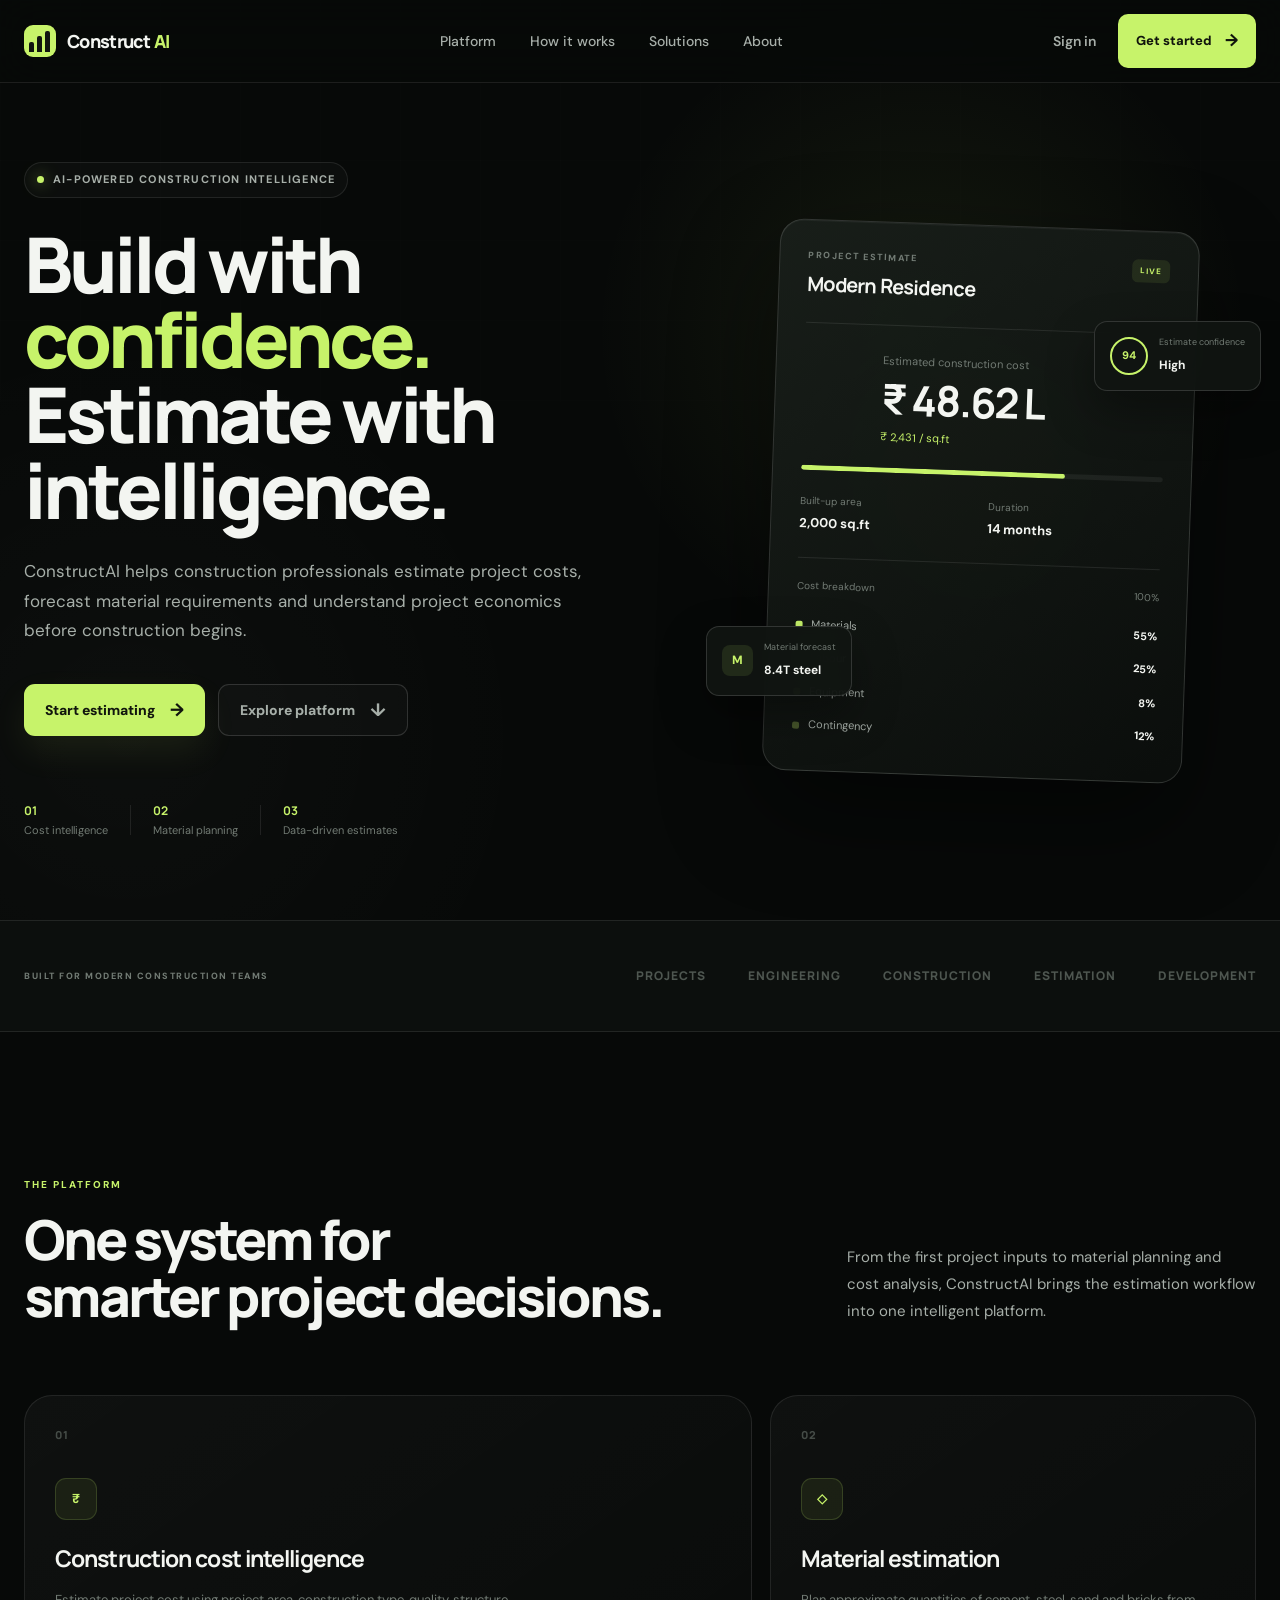
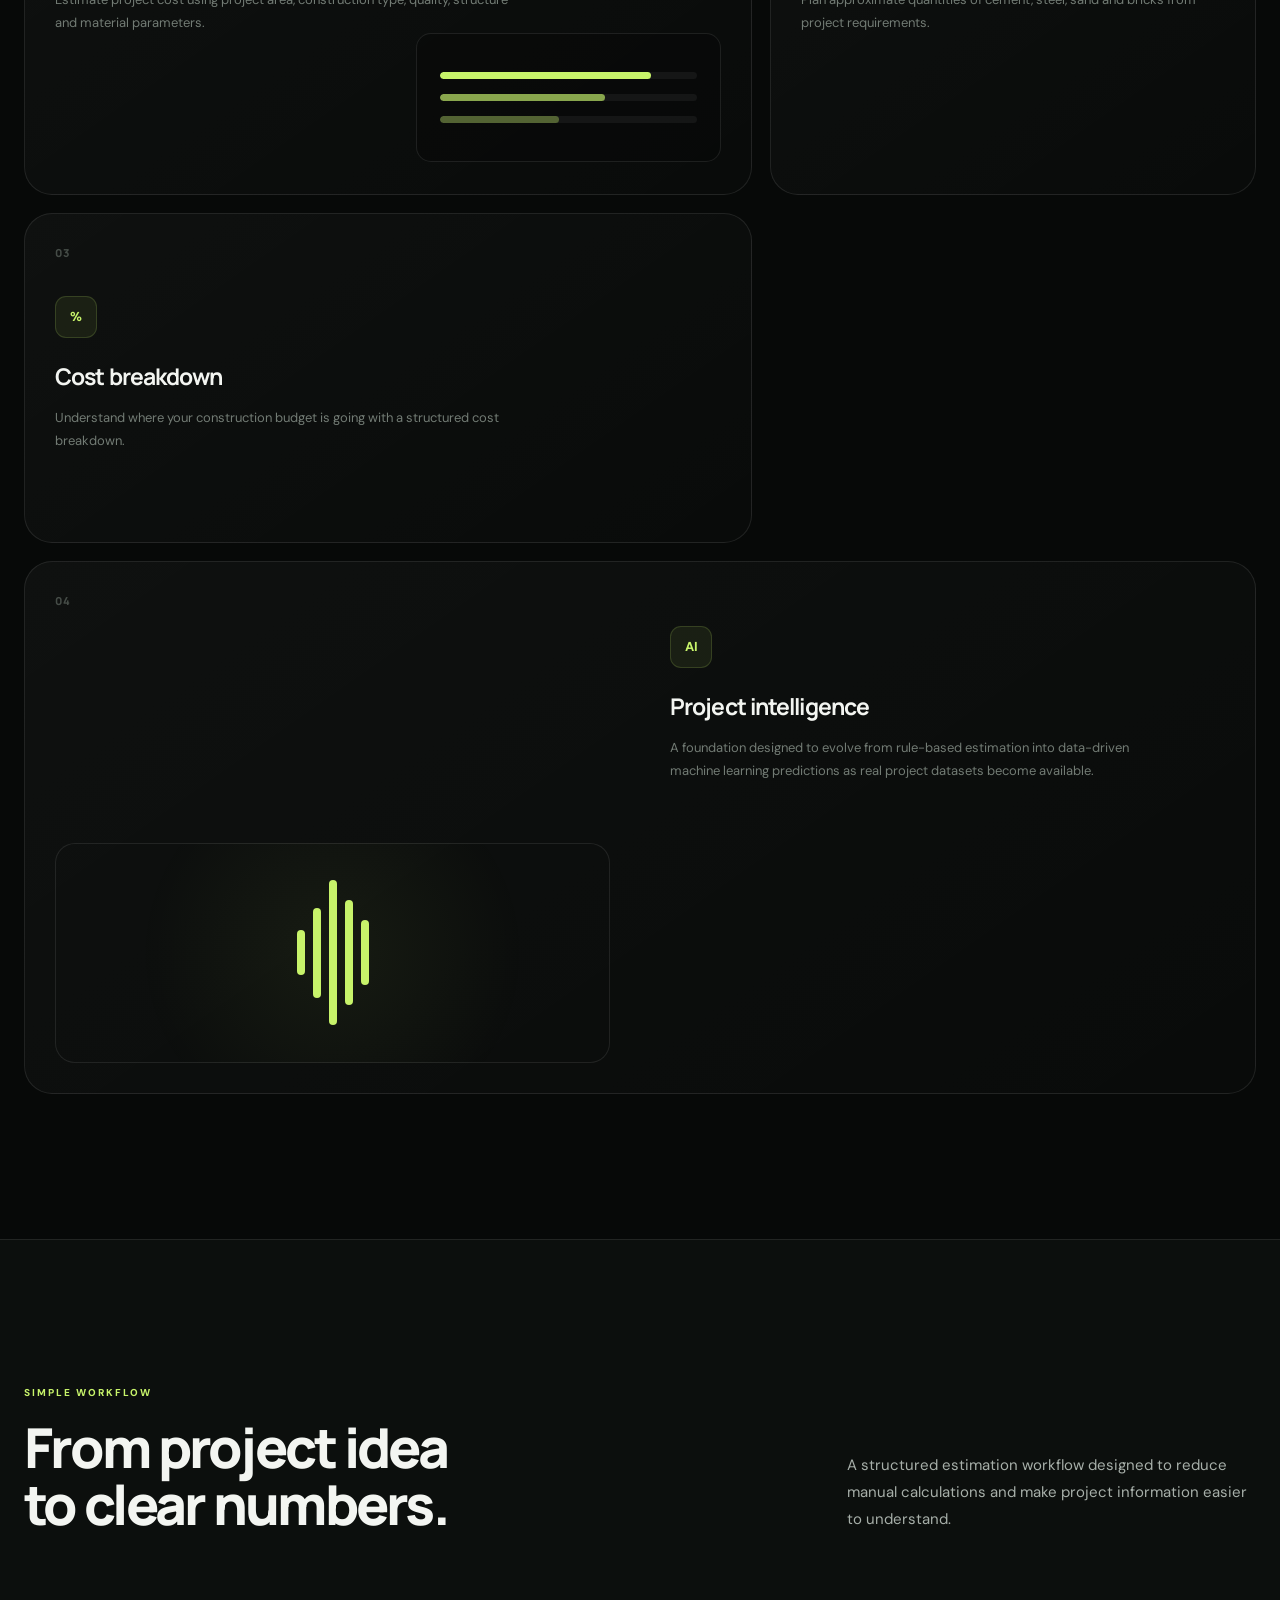
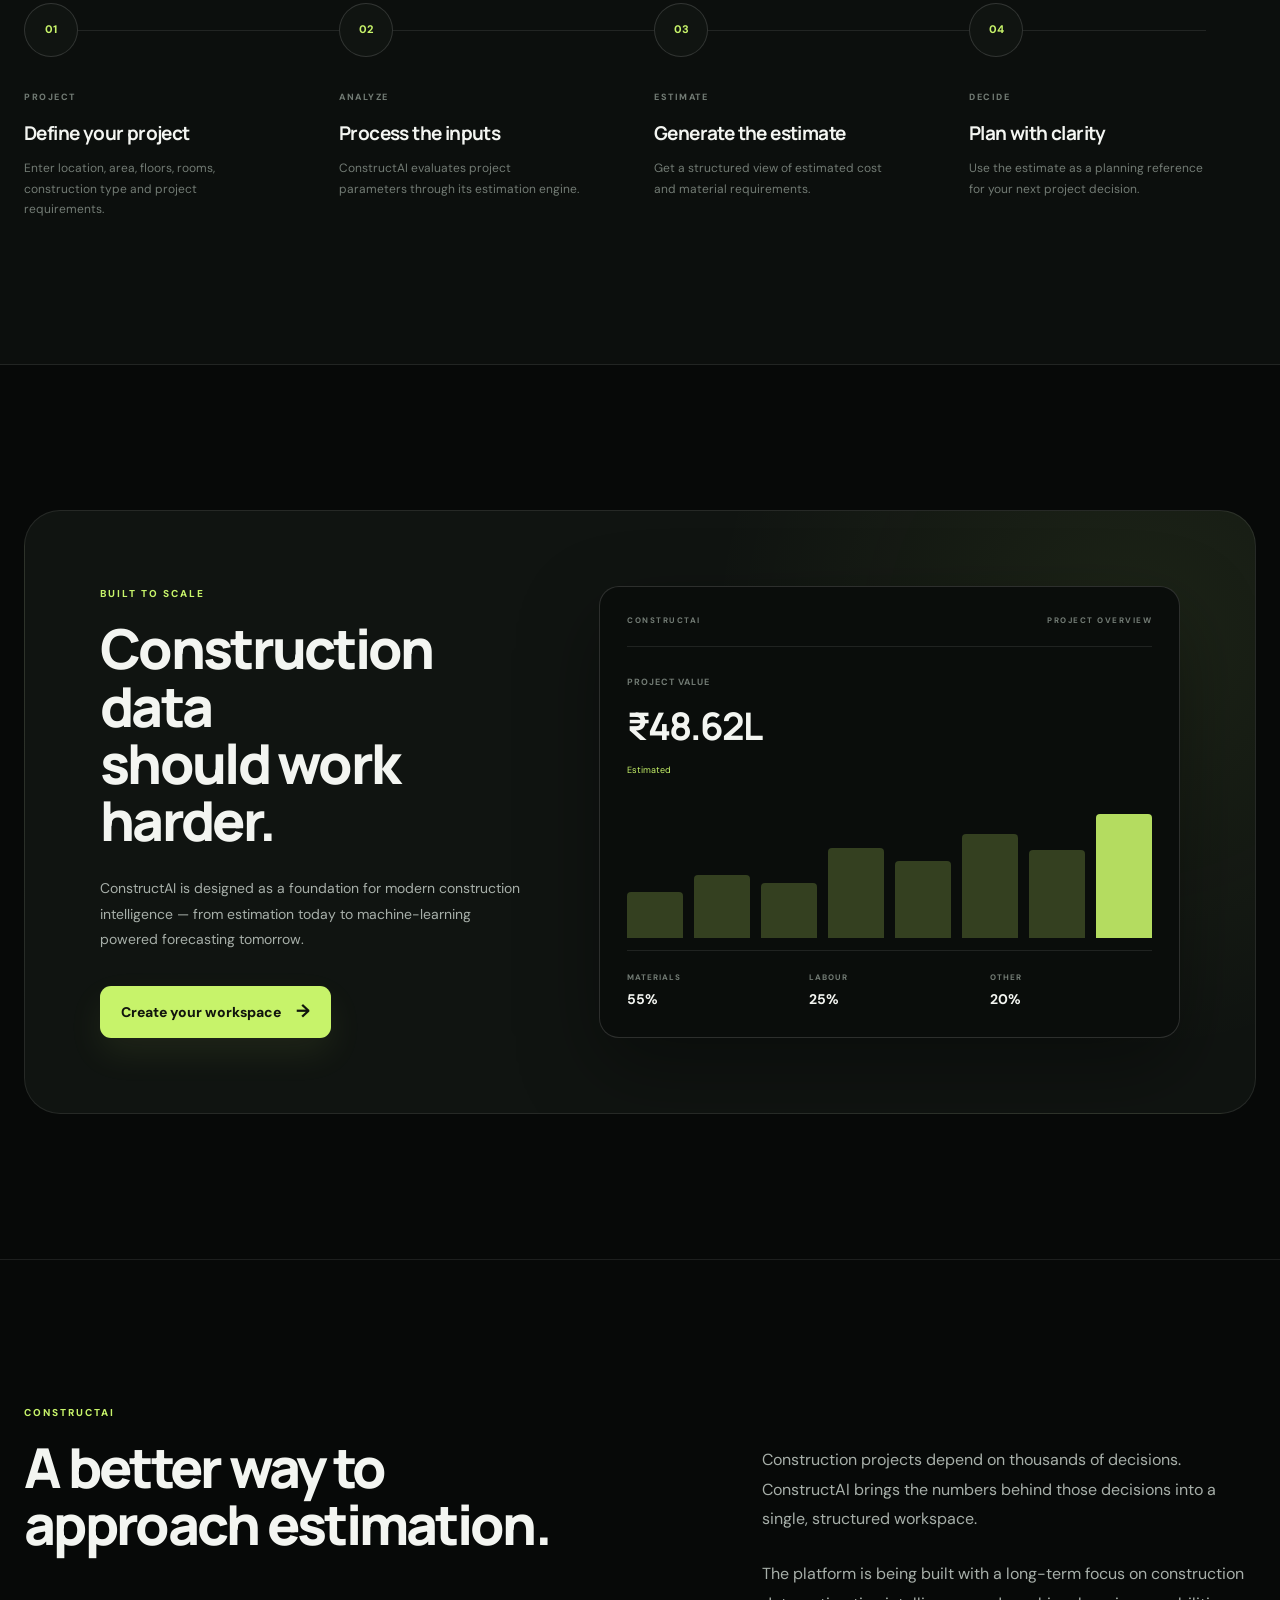
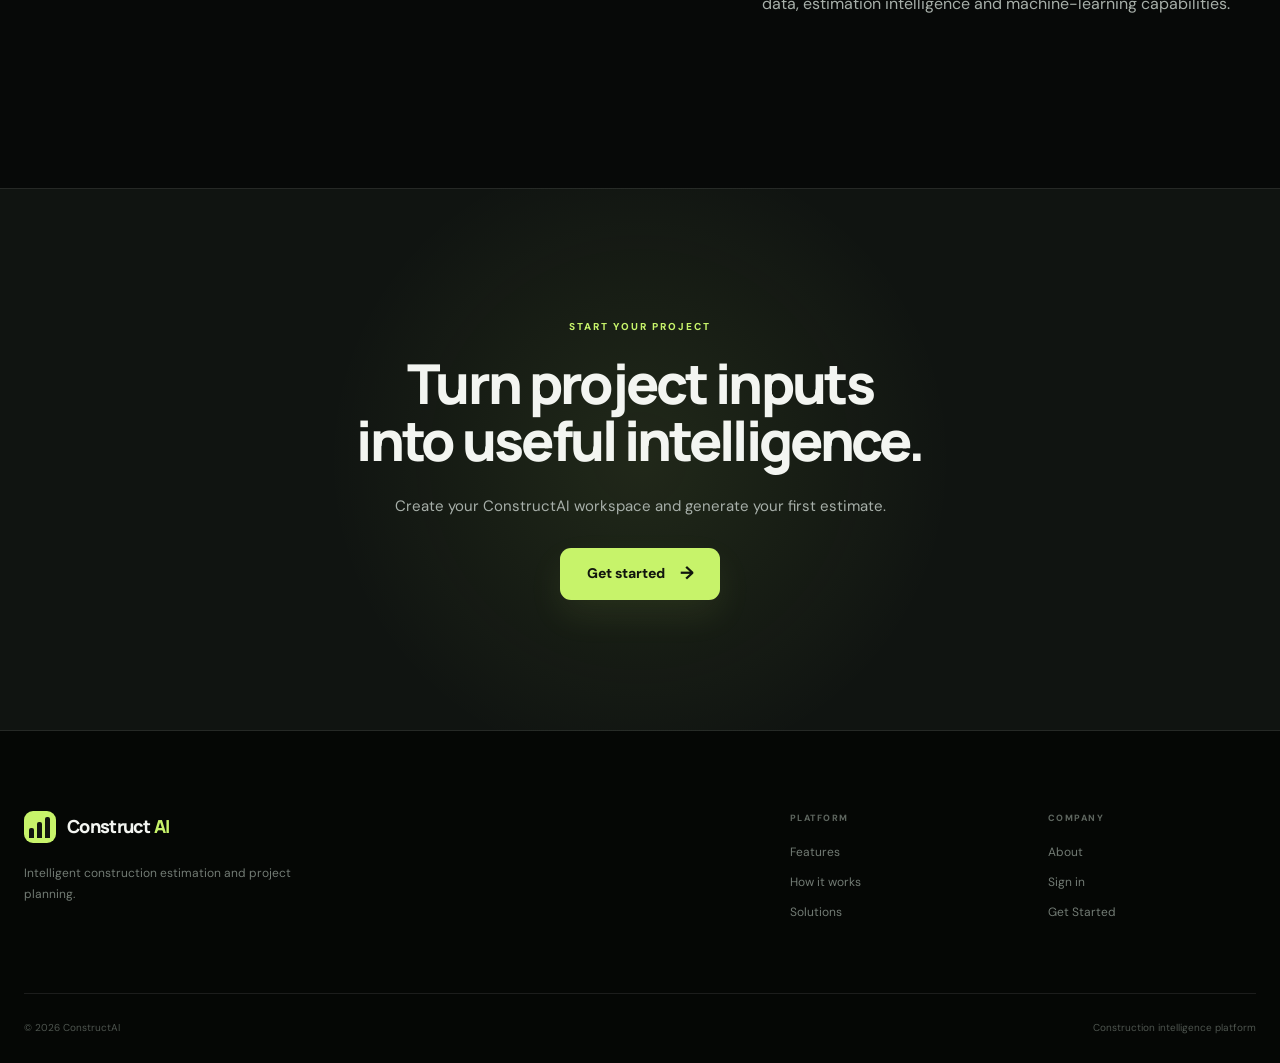
<file: frontend/index.html>
<!DOCTYPE html>
<html lang="en">

<head>

    <meta charset="UTF-8">

    <meta
        name="viewport"
        content="width=device-width, initial-scale=1.0"
    >

    <meta
        name="description"
        content="ConstructAI — intelligent construction cost and material estimation platform."
    >

    <title>
        ConstructAI — AI-Powered Construction Planning
    </title>

    <link rel="preconnect" href="https://fonts.googleapis.com">

    <link
        rel="preconnect"
        href="https://fonts.gstatic.com"
        crossorigin
    >

    <link
        href="https://fonts.googleapis.com/css2?family=DM+Sans:wght@400;500;600;700&family=Manrope:wght@500;600;700;800&display=swap"
        rel="stylesheet"
    >

    <link
        rel="stylesheet"
        href="css/style.css"
    >

</head>


<body>


    <!-- =====================================================
         NAVIGATION
    ====================================================== -->

    <header class="site-header">

        <div class="nav-container">


            <!-- BRAND -->

            <a
                href="index.html"
                class="brand"
            >

                <div class="brand-mark">

                    <span></span>
                    <span></span>
                    <span></span>

                </div>


                <div class="brand-text">

                    <strong>
                        Construct
                    </strong>

                    <span>
                        AI
                    </span>

                </div>

            </a>



            <!-- NAVIGATION -->

            <nav class="main-nav">

                <a href="#features">
                    Platform
                </a>

                <a href="#how-it-works">
                    How it works
                </a>

                <a href="#solutions">
                    Solutions
                </a>

                <a href="#about">
                    About
                </a>

            </nav>



            <!-- NAV ACTIONS -->

            <div class="nav-actions">

                <a
                    href="login.html"
                    class="nav-login"
                >
                    Sign in
                </a>


                <a
                    href="#how-it-works"
                    class="nav-cta"
                >

                    Get started

                    <span>
                        →
                    </span>

                </a>

            </div>

        </div>

    </header>



    <!-- =====================================================
         MAIN
    ====================================================== -->

    <main>


        <!-- =================================================
             HERO
        ================================================== -->

        <section class="hero">

            <div class="hero-grid">


                <!-- HERO CONTENT -->

                <div class="hero-content">


                    <div class="eyebrow">

                        <span class="eyebrow-dot"></span>

                        AI-powered construction intelligence

                    </div>



                    <h1>

                        Build with
                        <span>
                            confidence.
                        </span>

                        Estimate with
                        intelligence.

                    </h1>



                    <p class="hero-description">

                        ConstructAI helps construction professionals
                        estimate project costs, forecast material
                        requirements and understand project economics
                        before construction begins.

                    </p>



                    <!-- HERO BUTTONS -->

                    <div class="hero-actions">


                        <!-- IMPORTANT:
                             START ESTIMATING
                             GOES TO LOGIN
                        -->

                        <a
                            href="login.html"
                            class="primary-button"
                        >

                            Start estimating

                            <span>
                                →
                            </span>

                        </a>



                        <a
                            href="#how-it-works"
                            class="secondary-button"
                        >

                            Explore platform

                            <span>
                                ↓
                            </span>

                        </a>

                    </div>



                    <!-- TRUST -->

                    <div class="hero-trust">


                        <div class="trust-item">

                            <strong>
                                01
                            </strong>

                            <span>
                                Cost intelligence
                            </span>

                        </div>


                        <div class="trust-divider"></div>


                        <div class="trust-item">

                            <strong>
                                02
                            </strong>

                            <span>
                                Material planning
                            </span>

                        </div>


                        <div class="trust-divider"></div>


                        <div class="trust-item">

                            <strong>
                                03
                            </strong>

                            <span>
                                Data-driven estimates
                            </span>

                        </div>

                    </div>

                </div>



                <!-- =================================================
                     HERO VISUAL
                ================================================== -->

                <div class="hero-visual">

                    <div class="visual-glow"></div>



                    <div class="estimation-card">


                        <div class="estimation-top">

                            <div>

                                <span class="mini-label">
                                    PROJECT ESTIMATE
                                </span>

                                <h3>
                                    Modern Residence
                                </h3>

                            </div>


                            <span class="live-badge">
                                LIVE
                            </span>

                        </div>



                        <div class="estimate-main">

                            <span>
                                Estimated construction cost
                            </span>

                            <strong>
                                ₹ 48.62 L
                            </strong>

                            <small>
                                ₹ 2,431 / sq.ft
                            </small>

                        </div>



                        <div class="estimate-line">

                            <span></span>

                        </div>



                        <div class="estimate-stats">


                            <div>

                                <span>
                                    Built-up area
                                </span>

                                <strong>
                                    2,000 sq.ft
                                </strong>

                            </div>


                            <div>

                                <span>
                                    Duration
                                </span>

                                <strong>
                                    14 months
                                </strong>

                            </div>

                        </div>



                        <div class="cost-breakdown">


                            <div class="breakdown-heading">

                                <span>
                                    Cost breakdown
                                </span>

                                <span>
                                    100%
                                </span>

                            </div>


                            <div class="breakdown-row">

                                <div class="breakdown-name">

                                    <i></i>

                                    Materials

                                </div>

                                <strong>
                                    55%
                                </strong>

                            </div>


                            <div class="breakdown-row">

                                <div class="breakdown-name">

                                    <i></i>

                                    Labour

                                </div>

                                <strong>
                                    25%
                                </strong>

                            </div>


                            <div class="breakdown-row">

                                <div class="breakdown-name">

                                    <i></i>

                                    Equipment

                                </div>

                                <strong>
                                    8%
                                </strong>

                            </div>


                            <div class="breakdown-row">

                                <div class="breakdown-name">

                                    <i></i>

                                    Contingency

                                </div>

                                <strong>
                                    12%
                                </strong>

                            </div>

                        </div>

                    </div>



                    <!-- FLOATING MATERIAL CARD -->

                    <div class="floating-card material-card">

                        <div class="floating-icon">
                            M
                        </div>

                        <div>

                            <span>
                                Material forecast
                            </span>

                            <strong>
                                8.4T steel
                            </strong>

                        </div>

                    </div>



                    <!-- FLOATING CONFIDENCE CARD -->

                    <div class="floating-card accuracy-card">

                        <div class="accuracy-circle">
                            94
                        </div>

                        <div>

                            <span>
                                Estimate confidence
                            </span>

                            <strong>
                                High
                            </strong>

                        </div>

                    </div>

                </div>

            </div>

        </section>



        <!-- =================================================
             TRUST STRIP
        ================================================== -->

        <section class="trust-strip">

            <div class="container">

                <span class="trust-label">
                    BUILT FOR MODERN CONSTRUCTION TEAMS
                </span>


                <div class="trust-lines">

                    <span>
                        PROJECTS
                    </span>

                    <span>
                        ENGINEERING
                    </span>

                    <span>
                        CONSTRUCTION
                    </span>

                    <span>
                        ESTIMATION
                    </span>

                    <span>
                        DEVELOPMENT
                    </span>

                </div>

            </div>

        </section>



        <!-- =================================================
             FEATURES
        ================================================== -->

        <section
            class="section features-section"
            id="features"
        >

            <div class="container">


                <div class="section-heading">

                    <div>

                        <span class="section-kicker">
                            THE PLATFORM
                        </span>

                        <h2>

                            One system for
                            <br>

                            smarter project decisions.

                        </h2>

                    </div>


                    <p>

                        From the first project inputs to
                        material planning and cost analysis,
                        ConstructAI brings the estimation
                        workflow into one intelligent platform.

                    </p>

                </div>



                <div class="feature-grid">


                    <article class="feature-card feature-large">

                        <div class="feature-number">
                            01
                        </div>

                        <div class="feature-content">

                            <span class="feature-icon">
                                ₹
                            </span>

                            <h3>
                                Construction cost intelligence
                            </h3>

                            <p>

                                Estimate project cost using
                                project area, construction type,
                                quality, structure and material
                                parameters.

                            </p>

                        </div>


                        <div class="feature-visual cost-visual">

                            <div class="visual-bar">
                                <span style="width:82%"></span>
                            </div>

                            <div class="visual-bar">
                                <span style="width:64%"></span>
                            </div>

                            <div class="visual-bar">
                                <span style="width:46%"></span>
                            </div>

                        </div>

                    </article>



                    <article class="feature-card">

                        <div class="feature-number">
                            02
                        </div>

                        <span class="feature-icon">
                            ◇
                        </span>

                        <h3>
                            Material estimation
                        </h3>

                        <p>

                            Plan approximate quantities of
                            cement, steel, sand and bricks
                            from project requirements.

                        </p>

                    </article>



                    <article class="feature-card">

                        <div class="feature-number">
                            03
                        </div>

                        <span class="feature-icon">
                            %
                        </span>

                        <h3>
                            Cost breakdown
                        </h3>

                        <p>

                            Understand where your construction
                            budget is going with a structured
                            cost breakdown.

                        </p>

                    </article>



                    <article class="feature-card feature-wide">

                        <div class="feature-number">
                            04
                        </div>


                        <div>

                            <span class="feature-icon">
                                AI
                            </span>

                            <h3>
                                Project intelligence
                            </h3>

                            <p>

                                A foundation designed to evolve
                                from rule-based estimation into
                                data-driven machine learning
                                predictions as real project
                                datasets become available.

                            </p>

                        </div>


                        <div class="ai-visual">

                            <span></span>
                            <span></span>
                            <span></span>
                            <span></span>
                            <span></span>

                        </div>

                    </article>

                </div>

            </div>

        </section>



        <!-- =================================================
             HOW IT WORKS
        ================================================== -->

        <section
            class="section workflow-section"
            id="how-it-works"
        >

            <div class="container">


                <div class="workflow-header">

                    <div>

                        <span class="section-kicker">
                            SIMPLE WORKFLOW
                        </span>

                        <h2>

                            From project idea
                            <br>

                            to clear numbers.

                        </h2>

                    </div>


                    <p>

                        A structured estimation workflow
                        designed to reduce manual calculations
                        and make project information easier
                        to understand.

                    </p>

                </div>



                <div class="workflow">

                    <div class="workflow-line"></div>


                    <div class="workflow-step">

                        <div class="step-number">
                            01
                        </div>

                        <span>
                            PROJECT
                        </span>

                        <h3>
                            Define your project
                        </h3>

                        <p>

                            Enter location, area, floors,
                            rooms, construction type and
                            project requirements.

                        </p>

                    </div>



                    <div class="workflow-step">

                        <div class="step-number">
                            02
                        </div>

                        <span>
                            ANALYZE
                        </span>

                        <h3>
                            Process the inputs
                        </h3>

                        <p>

                            ConstructAI evaluates project
                            parameters through its estimation
                            engine.

                        </p>

                    </div>



                    <div class="workflow-step">

                        <div class="step-number">
                            03
                        </div>

                        <span>
                            ESTIMATE
                        </span>

                        <h3>
                            Generate the estimate
                        </h3>

                        <p>

                            Get a structured view of estimated
                            cost and material requirements.

                        </p>

                    </div>



                    <div class="workflow-step">

                        <div class="step-number">
                            04
                        </div>

                        <span>
                            DECIDE
                        </span>

                        <h3>
                            Plan with clarity
                        </h3>

                        <p>

                            Use the estimate as a planning
                            reference for your next project
                            decision.

                        </p>

                    </div>

                </div>

            </div>

        </section>



        <!-- =================================================
             SOLUTIONS
        ================================================== -->

        <section
            class="section solutions-section"
            id="solutions"
        >

            <div class="container">

                <div class="solution-panel">


                    <div class="solution-copy">

                        <span class="section-kicker">
                            BUILT TO SCALE
                        </span>

                        <h2>

                            Construction data
                            <br>

                            should work harder.

                        </h2>

                        <p>

                            ConstructAI is designed as a
                            foundation for modern construction
                            intelligence — from estimation
                            today to machine-learning powered
                            forecasting tomorrow.

                        </p>


                        <a
                            href="#how-it-works"
                            class="primary-button"
                        >

                            Create your workspace

                            <span>
                                →
                            </span>

                        </a>

                    </div>



                    <div class="solution-dashboard">


                        <div class="dashboard-top">

                            <span>
                                CONSTRUCTAI
                            </span>

                            <span>
                                PROJECT OVERVIEW
                            </span>

                        </div>


                        <div class="dashboard-value">

                            <span>
                                PROJECT VALUE
                            </span>

                            <strong>
                                ₹48.62L
                            </strong>

                            <small>
                                Estimated
                            </small>

                        </div>


                        <div class="dashboard-chart">

                            <div class="chart-column c1"></div>
                            <div class="chart-column c2"></div>
                            <div class="chart-column c3"></div>
                            <div class="chart-column c4"></div>
                            <div class="chart-column c5"></div>
                            <div class="chart-column c6"></div>
                            <div class="chart-column c7"></div>
                            <div class="chart-column c8"></div>

                        </div>


                        <div class="dashboard-bottom">


                            <div>

                                <span>
                                    MATERIALS
                                </span>

                                <strong>
                                    55%
                                </strong>

                            </div>


                            <div>

                                <span>
                                    LABOUR
                                </span>

                                <strong>
                                    25%
                                </strong>

                            </div>


                            <div>

                                <span>
                                    OTHER
                                </span>

                                <strong>
                                    20%
                                </strong>

                            </div>

                        </div>

                    </div>

                </div>

            </div>

        </section>



        <!-- =================================================
             ABOUT
        ================================================== -->

        <section
            class="section about-section"
            id="about"
        >

            <div class="container about-grid">


                <div>

                    <span class="section-kicker">
                        CONSTRUCTAI
                    </span>

                    <h2>

                        A better way to
                        <br>

                        approach estimation.

                    </h2>

                </div>


                <div class="about-copy">

                    <p>

                        Construction projects depend on
                        thousands of decisions. ConstructAI
                        brings the numbers behind those
                        decisions into a single, structured
                        workspace.

                    </p>


                    <p>

                        The platform is being built with a
                        long-term focus on construction data,
                        estimation intelligence and
                        machine-learning capabilities.

                    </p>

                </div>

            </div>

        </section>



        <!-- =================================================
             FINAL CTA
        ================================================== -->

        <section class="final-cta">

            <div class="container">

                <div class="cta-inner">

                    <span class="section-kicker">
                        START YOUR PROJECT
                    </span>

                    <h2>

                        Turn project inputs
                        <br>

                        into useful intelligence.

                    </h2>

                    <p>

                        Create your ConstructAI workspace
                        and generate your first estimate.

                    </p>


                    <a
                        href="#how-it-works"
                        class="primary-button light-button"
                    >

                        Get started

                        <span>
                            →
                        </span>

                    </a>

                </div>

            </div>

        </section>

    </main>



    <!-- =====================================================
         FOOTER
    ====================================================== -->

    <footer class="site-footer">

        <div class="container footer-top">


            <div class="footer-brand">

                <a
                    href="index.html"
                    class="brand"
                >

                    <div class="brand-mark">

                        <span></span>
                        <span></span>
                        <span></span>

                    </div>


                    <div class="brand-text">

                        <strong>
                            Construct
                        </strong>

                        <span>
                            AI
                        </span>

                    </div>

                </a>


                <p>
                    Intelligent construction
                    estimation and project planning.
                </p>

            </div>



            <div class="footer-links">


                <div>

                    <span>
                        PLATFORM
                    </span>

                    <a href="#features">
                        Features
                    </a>

                    <a href="#how-it-works">
                        How it works
                    </a>

                    <a href="#solutions">
                        Solutions
                    </a>

                </div>



                <div>

                    <span>
                        COMPANY
                    </span>

                    <a href="#about">
                        About
                    </a>

                    <a href="login.html">
                        Sign in
                    </a>

                    <a
                        href="#how-it-works"
                        class="btn btn-primary"
                    >
                        Get Started
                    </a>

                </div>

            </div>

        </div>



        <div class="container footer-bottom">

            <span>
                © 2026 ConstructAI
            </span>

            <span>
                Construction intelligence platform
            </span>

        </div>

    </footer>



    <!-- =====================================================
         INDEX PAGE SCRIPT
         ===================================================== -->

    <script>

        /*
         * Keep the landing page simple.
         *
         * Buttons use normal HTML links,
         * so they do not depend on JavaScript.
         */

        document.addEventListener(
            "DOMContentLoaded",
            function () {

                const startButton =
                    document.querySelector(
                        '.hero-actions .primary-button'
                    );

                if (startButton) {

                    startButton.addEventListener(
                        "click",
                        function () {

                            window.location.href =
                                "login.html";

                        }
                    );

                }

            }
        );

    </script>


</body>

</html>
</file>
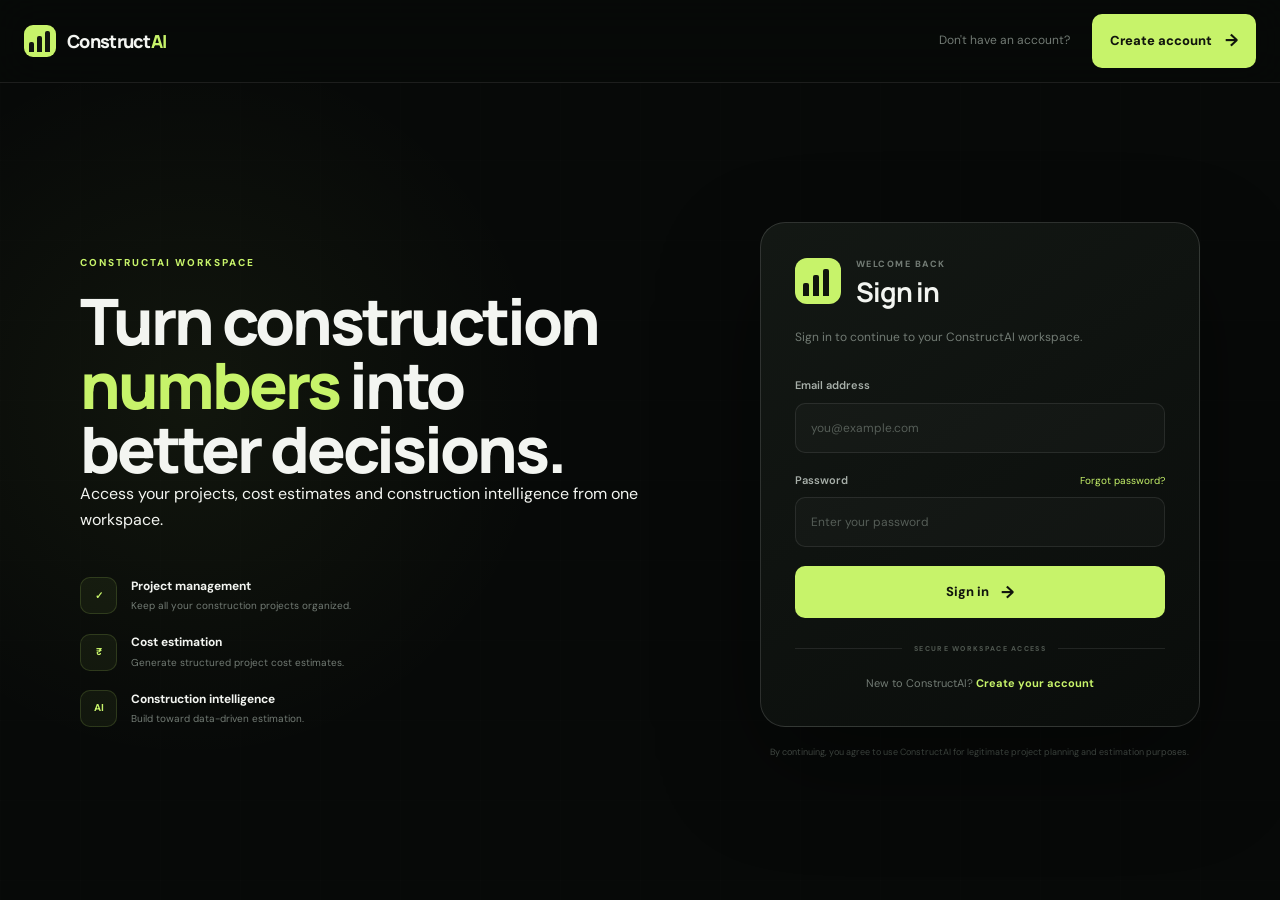
<file: frontend/dashboard.html>
<!DOCTYPE html>
<html lang="en">

<head>

    <meta charset="UTF-8">

    <meta
        name="viewport"
        content="width=device-width, initial-scale=1.0"
    >

    <meta
        name="description"
        content="ConstructAI project intelligence dashboard."
    >

    <title>Dashboard — ConstructAI</title>

    <link rel="preconnect" href="https://fonts.googleapis.com">

    <link
        rel="preconnect"
        href="https://fonts.gstatic.com"
        crossorigin
    >

    <link
        href="https://fonts.googleapis.com/css2?family=DM+Sans:wght@400;500;600;700&family=Manrope:wght@500;600;700;800&display=swap"
        rel="stylesheet"
    >

    <link
        rel="stylesheet"
        href="css/style.css"
    >

</head>


<body class="dashboard-page">


    <!-- =========================
         SIDEBAR
    ========================== -->

    <aside class="dashboard-sidebar">

        <div class="sidebar-top">

            <a
                href="index.html"
                class="brand"
            >

                <div class="brand-mark">

                    <span></span>
                    <span></span>
                    <span></span>

                </div>

                <div class="brand-text">

                    <strong>Construct</strong><span>AI</span>

                </div>

            </a>


            <div class="workspace-label">

                <span>
                    WORKSPACE
                </span>

                <strong>
                    Construction Intelligence
                </strong>

            </div>


            <nav class="sidebar-nav">

                <a
                    href="dashboard.html"
                    class="sidebar-link active"
                >

                    <span class="sidebar-icon">
                        ⌂
                    </span>

                    <span>
                        Overview
                    </span>

                </a>


                <a
                    href="new-project.html"
                    class="sidebar-link"
                >

                    <span class="sidebar-icon">
                        +
                    </span>

                    <span>
                        New project
                    </span>

                </a>


                <a
                    href="#projectsContainer"
                    class="sidebar-link"
                >

                    <span class="sidebar-icon">
                        □
                    </span>

                    <span>
                        Projects
                    </span>

                </a>


                <a
                    href="#"
                    class="sidebar-link disabled-link"
                    onclick="return false;"
                >

                    <span class="sidebar-icon">
                        ◫
                    </span>

                    <span>
                        Reports
                    </span>

                    <small>
                        Soon
                    </small>

                </a>


                <a
                    href="#"
                    class="sidebar-link disabled-link"
                    onclick="return false;"
                >

                    <span class="sidebar-icon">
                        ◌
                    </span>

                    <span>
                        Analytics
                    </span>

                    <small>
                        Soon
                    </small>

                </a>

            </nav>

        </div>


        <div class="sidebar-bottom">

            <div class="sidebar-status">

                <span class="status-dot"></span>

                <div>

                    <strong>
                        Estimation engine
                    </strong>

                    <small>
                        Operational
                    </small>

                </div>

            </div>


            <button
                type="button"
                class="sidebar-user"
                data-logout
            >

                <div class="user-avatar">
                    <span data-user-name>
                        U
                    </span>
                </div>

                <div class="user-info">

                    <strong data-user-name>
                        User
                    </strong>

                    <small data-user-email>
                        Account
                    </small>

                </div>

                <span class="logout-arrow">
                    ↗
                </span>

            </button>

        </div>

    </aside>



    <!-- =========================
         MAIN
    ========================== -->

    <main class="dashboard-main">


        <!-- TOP BAR -->

        <header class="dashboard-topbar">

            <div>

                <span class="dashboard-kicker">
                    PROJECT INTELLIGENCE
                </span>

                <h1>
                    Good to see you,
                    <span data-user-name>
                        User
                    </span>.
                </h1>

            </div>


            <div class="topbar-actions">

                <div class="engine-status">

                    <span class="status-dot"></span>

                    Engine online

                </div>


                <a
                    href="new-project.html"
                    class="dashboard-create-btn"
                >

                    <span>+</span>

                    New project

                </a>

            </div>

        </header>



        <!-- =========================
             KPI CARDS
        ========================== -->

        <section class="dashboard-kpis">


            <article class="kpi-card primary-kpi">

                <div class="kpi-header">

                    <span>
                        PROJECTS
                    </span>

                    <div class="kpi-icon">
                        P
                    </div>

                </div>


                <strong
                    id="totalProjects"
                    class="kpi-value"
                >
                    0
                </strong>


                <div class="kpi-footer">

                    <span>
                        Total projects
                    </span>

                    <span class="kpi-indicator">
                        Active workspace
                    </span>

                </div>

            </article>



            <article class="kpi-card">

                <div class="kpi-header">

                    <span>
                        ESTIMATION
                    </span>

                    <div class="kpi-icon">
                        ₹
                    </div>

                </div>


                <strong class="kpi-value">
                    —
                </strong>


                <div class="kpi-footer">

                    <span>
                        Project value
                    </span>

                    <span>
                        Awaiting data
                    </span>

                </div>

            </article>



            <article class="kpi-card">

                <div class="kpi-header">

                    <span>
                        MATERIALS
                    </span>

                    <div class="kpi-icon">
                        M
                    </div>

                </div>


                <strong class="kpi-value">
                    —
                </strong>


                <div class="kpi-footer">

                    <span>
                        Material forecast
                    </span>

                    <span>
                        Per project
                    </span>

                </div>

            </article>



            <article class="kpi-card">

                <div class="kpi-header">

                    <span>
                        PLATFORM
                    </span>

                    <div class="kpi-icon success-icon">
                        ✓
                    </div>

                </div>


                <strong class="kpi-value small-kpi">
                    Ready
                </strong>


                <div class="kpi-footer">

                    <span>
                        Estimation system
                    </span>

                    <span class="online-text">
                        Online
                    </span>

                </div>

            </article>

        </section>



        <!-- =========================
             MAIN CONTENT GRID
        ========================== -->

        <section class="dashboard-content-grid">


            <!-- PROJECTS -->

            <div class="dashboard-projects-panel">


                <div class="panel-heading">

                    <div>

                        <span class="panel-kicker">
                            WORKSPACE
                        </span>

                        <h2>
                            Your projects
                        </h2>

                    </div>


                    <a
                        href="new-project.html"
                        class="panel-action"
                    >

                        Create project
                        <span>→</span>

                    </a>

                </div>


                <div
                    id="projectsContainer"
                    class="projects-container"
                >

                    <div class="projects-loading">

                        <div class="loading-spinner"></div>

                        <span>
                            Loading projects...
                        </span>

                    </div>

                </div>

            </div>



            <!-- RIGHT COLUMN -->

            <aside class="dashboard-side-column">


                <!-- QUICK ACTION -->

                <div class="quick-action-card">

                    <span class="panel-kicker">
                        QUICK START
                    </span>

                    <h3>
                        Start a new
                        <span>estimate.</span>
                    </h3>

                    <p>
                        Add your project requirements
                        and generate a structured
                        construction estimate.
                    </p>


                    <a
                        href="new-project.html"
                        class="quick-action-button"
                    >

                        Create estimate

                        <span>→</span>

                    </a>

                </div>



                <!-- SYSTEM CARD -->

                <div class="system-card">

                    <div class="system-card-header">

                        <div>

                            <span class="panel-kicker">
                                SYSTEM
                            </span>

                            <h3>
                                ConstructAI engine
                            </h3>

                        </div>

                        <span class="system-live">
                            LIVE
                        </span>

                    </div>


                    <div class="system-status-row">

                        <span class="system-dot"></span>

                        <div>

                            <strong>
                                Estimation engine
                            </strong>

                            <small>
                                Operational
                            </small>

                        </div>

                    </div>


                    <div class="system-status-row">

                        <span class="system-dot"></span>

                        <div>

                            <strong>
                                Project database
                            </strong>

                            <small>
                                Connected
                            </small>

                        </div>

                    </div>


                    <div class="system-status-row">

                        <span class="system-dot"></span>

                        <div>

                            <strong>
                                Authentication
                            </strong>

                            <small>
                                Secured
                            </small>

                        </div>

                    </div>

                </div>



                <!-- ROADMAP -->

                <div class="roadmap-card">

                    <div class="panel-kicker">
                        PLATFORM ROADMAP
                    </div>

                    <h3>
                        Intelligence layer
                    </h3>

                    <div class="roadmap-line">

                        <div class="roadmap-progress"></div>

                    </div>

                    <div class="roadmap-items">

                        <div class="roadmap-item done">

                            <span></span>

                            <div>

                                <strong>
                                    Cost estimation
                                </strong>

                                <small>
                                    Available
                                </small>

                            </div>

                        </div>


                        <div class="roadmap-item done">

                            <span></span>

                            <div>

                                <strong>
                                    Material estimation
                                </strong>

                                <small>
                                    Available
                                </small>

                            </div>

                        </div>


                        <div class="roadmap-item">

                            <span></span>

                            <div>

                                <strong>
                                    ML prediction model
                                </strong>

                                <small>
                                    Next phase
                                </small>

                            </div>

                        </div>


                        <div class="roadmap-item">

                            <span></span>

                            <div>

                                <strong>
                                    Advanced analytics
                                </strong>

                                <small>
                                    Planned
                                </small>

                            </div>

                        </div>

                    </div>

                </div>

            </aside>

        </section>

    </main>



    <!-- =========================
         DASHBOARD CSS
    ========================== -->

    <style>

        /* ==========================================
           DASHBOARD BASE
        ========================================== */

        .dashboard-page {
            min-height: 100vh;

            background:
                radial-gradient(
                    circle at 80% 10%,
                    rgba(199,243,106,0.035),
                    transparent 28%
                ),
                var(--bg);
        }


        .dashboard-sidebar {
            position: fixed;

            top: 0;
            left: 0;
            bottom: 0;

            z-index: 50;

            width: 255px;

            display: flex;

            flex-direction: column;

            justify-content: space-between;

            padding: 27px 18px 20px;

            border-right: 1px solid var(--border);

            background:
                rgba(8,10,9,0.94);

            backdrop-filter: blur(20px);
        }


        .sidebar-top > .brand {
            padding: 0 11px;
        }


        .workspace-label {
            margin-top: 42px;

            padding: 0 11px 14px;

            border-bottom: 1px solid var(--border);
        }


        .workspace-label span {
            display: block;

            margin-bottom: 6px;

            color: #555d57;

            font-size: 8px;

            font-weight: 800;

            letter-spacing: 1.5px;
        }


        .workspace-label strong {
            color: var(--text-soft);

            font-size: 10px;

            font-weight: 600;
        }


        .sidebar-nav {
            display: flex;

            flex-direction: column;

            gap: 4px;

            margin-top: 20px;
        }


        .sidebar-link {
            position: relative;

            min-height: 45px;

            display: flex;

            align-items: center;

            gap: 12px;

            padding: 0 11px;

            border-radius: 9px;

            color: var(--text-muted);

            font-size: 11px;

            font-weight: 600;

            transition:
                background 0.2s ease,
                color 0.2s ease;
        }


        .sidebar-link:hover {
            background:
                rgba(255,255,255,0.035);

            color: var(--text);
        }


        .sidebar-link.active {
            background:
                rgba(199,243,106,0.075);

            color: var(--accent);
        }


        .sidebar-link.active::before {
            content: "";

            position: absolute;

            left: -18px;

            width: 2px;
            height: 22px;

            border-radius: 99px;

            background: var(--accent);
        }


        .sidebar-icon {
            width: 22px;

            text-align: center;

            color: currentColor;

            font-size: 13px;
        }


        .disabled-link {
            opacity: 0.55;

            cursor: default;
        }


        .sidebar-link small {
            margin-left: auto;

            color: #555d57;

            font-size: 7px;

            font-weight: 700;

            text-transform: uppercase;
        }


        .sidebar-bottom {
            display: flex;

            flex-direction: column;

            gap: 13px;
        }


        .sidebar-status {
            display: flex;

            align-items: center;

            gap: 10px;

            padding: 12px;

            border: 1px solid var(--border);

            border-radius: 10px;

            background:
                rgba(255,255,255,0.018);
        }


        .status-dot,
        .system-dot {
            width: 7px;
            height: 7px;

            flex-shrink: 0;

            border-radius: 50%;

            background: var(--accent);

            box-shadow:
                0 0 10px
                rgba(199,243,106,0.45);
        }


        .sidebar-status div {
            display: flex;

            flex-direction: column;

            gap: 1px;
        }


        .sidebar-status strong {
            font-size: 9px;
        }


        .sidebar-status small {
            color: var(--text-muted);

            font-size: 8px;
        }


        .sidebar-user {
            width: 100%;

            display: flex;

            align-items: center;

            gap: 9px;

            padding: 8px;

            border: 0;

            border-radius: 10px;

            background: transparent;

            color: inherit;

            text-align: left;

            cursor: pointer;

            transition:
                background 0.2s ease;
        }


        .sidebar-user:hover {
            background:
                rgba(255,255,255,0.035);
        }


        .user-avatar {
            width: 32px;
            height: 32px;

            display: grid;

            place-items: center;

            flex-shrink: 0;

            border-radius: 9px;

            background: var(--accent);

            color: #11150d;

            font-size: 9px;

            font-weight: 800;
        }


        .user-info {
            min-width: 0;

            display: flex;

            flex-direction: column;

            flex: 1;
        }


        .user-info strong {
            overflow: hidden;

            color: var(--text-soft);

            font-size: 10px;

            text-overflow: ellipsis;

            white-space: nowrap;
        }


        .user-info small {
            overflow: hidden;

            color: #555d57;

            font-size: 8px;

            text-overflow: ellipsis;

            white-space: nowrap;
        }


        .logout-arrow {
            color: #555d57;

            font-size: 12px;
        }


        /* ==========================================
           MAIN
        ========================================== */

        .dashboard-main {
            min-height: 100vh;

            margin-left: 255px;

            padding: 46px 48px 60px;
        }


        .dashboard-topbar {
            display: flex;

            align-items: flex-end;

            justify-content: space-between;

            gap: 30px;

            margin-bottom: 38px;
        }


        .dashboard-kicker,
        .panel-kicker {
            display: block;

            margin-bottom: 9px;

            color: var(--accent);

            font-size: 8px;

            font-weight: 800;

            letter-spacing: 1.7px;
        }


        .dashboard-topbar h1 {
            font-family: "Manrope", sans-serif;

            font-size: 31px;

            line-height: 1.1;

            letter-spacing: -1.4px;
        }


        .dashboard-topbar h1 span {
            color: var(--accent);
        }


        .topbar-actions {
            display: flex;

            align-items: center;

            gap: 15px;
        }


        .engine-status {
            display: flex;

            align-items: center;

            gap: 7px;

            color: var(--text-muted);

            font-size: 9px;
        }


        .dashboard-create-btn {
            height: 43px;

            display: flex;

            align-items: center;

            gap: 9px;

            padding: 0 15px;

            border-radius: 9px;

            background: var(--accent);

            color: #11150d;

            font-size: 10px;

            font-weight: 800;

            transition:
                transform 0.2s ease,
                box-shadow 0.2s ease;
        }


        .dashboard-create-btn:hover {
            transform: translateY(-2px);

            box-shadow:
                0 12px 30px
                rgba(199,243,106,0.12);
        }


        .dashboard-create-btn span {
            font-size: 17px;
        }


        /* ==========================================
           KPI
        ========================================== */

        .dashboard-kpis {
            display: grid;

            grid-template-columns:
                repeat(4, 1fr);

            gap: 13px;

            margin-bottom: 17px;
        }


        .kpi-card {
            min-height: 155px;

            padding: 20px;

            border: 1px solid var(--border);

            border-radius: 15px;

            background:
                rgba(255,255,255,0.018);
        }


        .primary-kpi {
            border-color:
                rgba(199,243,106,0.16);

            background:
                linear-gradient(
                    145deg,
                    rgba(199,243,106,0.07),
                    rgba(255,255,255,0.015)
                );
        }


        .kpi-header,
        .kpi-footer {
            display: flex;

            align-items: center;

            justify-content: space-between;
        }


        .kpi-header > span {
            color: var(--text-muted);

            font-size: 8px;

            font-weight: 800;

            letter-spacing: 1.2px;
        }


        .kpi-icon {
            width: 28px;
            height: 28px;

            display: grid;

            place-items: center;

            border: 1px solid var(--border);

            border-radius: 8px;

            color: var(--text-muted);

            font-size: 9px;

            font-weight: 800;
        }


        .success-icon {
            color: var(--accent);

            border-color:
                rgba(199,243,106,0.15);

            background:
                rgba(199,243,106,0.05);
        }


        .kpi-value {
            display: block;

            margin-top: 20px;

            font-family: "Manrope", sans-serif;

            font-size: 30px;

            letter-spacing: -1.5px;
        }


        .small-kpi {
            font-size: 24px;
        }


        .kpi-footer {
            margin-top: 10px;
        }


        .kpi-footer > span {
            color: #555d57;

            font-size: 8px;
        }


        .kpi-indicator,
        .online-text {
            color: var(--accent) !important;
        }


        /* ==========================================
           CONTENT
        ========================================== */

        .dashboard-content-grid {
            display: grid;

            grid-template-columns:
                minmax(0, 1.55fr)
                minmax(290px, 0.65fr);

            gap: 17px;
        }


        .dashboard-projects-panel {
            min-height: 560px;

            padding: 26px;

            border: 1px solid var(--border);

            border-radius: 17px;

            background:
                rgba(255,255,255,0.015);
        }


        .panel-heading {
            display: flex;

            align-items: flex-end;

            justify-content: space-between;

            gap: 20px;

            padding-bottom: 21px;

            border-bottom: 1px solid var(--border);
        }


        .panel-heading h2 {
            font-family: "Manrope", sans-serif;

            font-size: 20px;

            letter-spacing: -0.8px;
        }


        .panel-action {
            color: var(--accent);

            font-size: 9px;

            font-weight: 700;
        }


        .panel-action span {
            margin-left: 4px;

            font-size: 13px;
        }


        .projects-container {
            padding-top: 18px;
        }


        .projects-loading {
            min-height: 350px;

            display: flex;

            align-items: center;

            justify-content: center;

            flex-direction: column;

            gap: 12px;

            color: var(--text-muted);

            font-size: 10px;
        }


        .loading-spinner {
            width: 25px;
            height: 25px;

            border: 2px solid
                rgba(255,255,255,0.08);

            border-top-color:
                var(--accent);

            border-radius: 50%;

            animation:
                dashboardSpin 0.8s linear infinite;
        }


        @keyframes dashboardSpin {

            to {
                transform: rotate(360deg);
            }

        }


        .project-card {
            padding: 19px;

            margin-bottom: 10px;

            border: 1px solid var(--border);

            border-radius: 12px;

            background:
                rgba(255,255,255,0.018);

            transition:
                border-color 0.2s ease,
                transform 0.2s ease;
        }


        .project-card:hover {
            transform: translateY(-2px);

            border-color:
                rgba(199,243,106,0.18);
        }


        .project-card-header {
            display: flex;

            align-items: center;

            justify-content: space-between;

            gap: 20px;
        }


        .project-card-header h3 {
            font-family: "Manrope", sans-serif;

            font-size: 15px;

            letter-spacing: -0.4px;
        }


        .project-status {
            padding: 5px 8px;

            border-radius: 5px;

            background:
                rgba(199,243,106,0.07);

            color: var(--accent);

            font-size: 7px;

            font-weight: 800;

            letter-spacing: 0.8px;

            text-transform: uppercase;
        }


        .project-card-details {
            display: grid;

            grid-template-columns:
                repeat(4, 1fr);

            gap: 10px;

            margin-top: 16px;

            padding-top: 15px;

            border-top: 1px solid var(--border);
        }


        .project-card-details p {
            color: var(--text-muted);

            font-size: 9px;
        }


        .project-card-details strong {
            display: block;

            margin-bottom: 3px;

            color: #656e68;

            font-size: 7px;

            font-weight: 800;

            letter-spacing: 0.7px;

            text-transform: uppercase;
        }


        .project-card-actions {
            display: flex;

            gap: 8px;

            margin-top: 15px;
        }


        .project-card-actions .btn {
            min-height: 32px;

            padding: 0 11px;

            border: 1px solid var(--border);

            border-radius: 7px;

            cursor: pointer;

            font-size: 8px;

            font-weight: 700;
        }


        .project-card-actions .btn-primary {
            background: var(--accent);

            color: #11150d;

            border-color: var(--accent);
        }


        .project-card-actions .btn-secondary {
            background: transparent;

            color: var(--text-muted);
        }


        .project-card-actions .btn-secondary:hover {
            color: var(--text);

            border-color:
                var(--border-light);
        }


        .empty-state {
            min-height: 350px;

            display: flex;

            align-items: center;

            justify-content: center;

            flex-direction: column;

            text-align: center;

            padding: 40px;
        }


        .empty-icon {
            width: 50px;
            height: 50px;

            display: grid;

            place-items: center;

            margin-bottom: 18px;

            border: 1px solid
                rgba(199,243,106,0.15);

            border-radius: 14px;

            background:
                rgba(199,243,106,0.05);

            color: var(--accent);

            font-size: 22px;
        }


        .empty-state h3 {
            font-family: "Manrope", sans-serif;

            font-size: 17px;
        }


        .empty-state p {
            max-width: 300px;

            margin: 8px 0 20px;

            color: var(--text-muted);

            font-size: 10px;

            line-height: 1.7;
        }


        .empty-state .btn {
            padding: 11px 14px;

            border-radius: 8px;

            background: var(--accent);

            color: #11150d;

            font-size: 9px;

            font-weight: 800;
        }


        /* ==========================================
           SIDE COLUMN
        ========================================== */

        .dashboard-side-column {
            display: flex;

            flex-direction: column;

            gap: 13px;
        }


        .quick-action-card {
            padding: 25px;

            border: 1px solid
                rgba(199,243,106,0.15);

            border-radius: 16px;

            background:
                radial-gradient(
                    circle at 90% 0%,
                    rgba(199,243,106,0.09),
                    transparent 55%
                ),
                rgba(199,243,106,0.025);
        }


        .quick-action-card h3 {
            max-width: 230px;

            font-family: "Manrope", sans-serif;

            font-size: 24px;

            line-height: 1.08;

            letter-spacing: -1px;
        }


        .quick-action-card h3 span {
            color: var(--accent);
        }


        .quick-action-card p {
            margin: 14px 0 20px;

            color: var(--text-muted);

            font-size: 10px;

            line-height: 1.7;
        }


        .quick-action-button {
            height: 40px;

            display: inline-flex;

            align-items: center;

            gap: 12px;

            padding: 0 13px;

            border-radius: 8px;

            background: var(--accent);

            color: #11150d;

            font-size: 9px;

            font-weight: 800;
        }


        .system-card,
        .roadmap-card {
            padding: 21px;

            border: 1px solid var(--border);

            border-radius: 15px;

            background:
                rgba(255,255,255,0.015);
        }


        .system-card-header {
            display: flex;

            align-items: flex-start;

            justify-content: space-between;

            padding-bottom: 17px;

            border-bottom: 1px solid var(--border);
        }


        .system-card h3,
        .roadmap-card h3 {
            font-family: "Manrope", sans-serif;

            font-size: 15px;

            letter-spacing: -0.5px;
        }


        .system-live {
            padding: 4px 6px;

            border-radius: 5px;

            background:
                rgba(199,243,106,0.07);

            color: var(--accent);

            font-size: 6px;

            font-weight: 800;

            letter-spacing: 1px;
        }


        .system-status-row {
            display: flex;

            align-items: center;

            gap: 10px;

            padding: 13px 0;

            border-bottom: 1px solid var(--border);
        }


        .system-status-row:last-child {
            border-bottom: 0;

            padding-bottom: 0;
        }


        .system-status-row div {
            display: flex;

            flex-direction: column;

            gap: 2px;
        }


        .system-status-row strong {
            color: var(--text-soft);

            font-size: 9px;
        }


        .system-status-row small {
            color: #555d57;

            font-size: 8px;
        }


        .roadmap-card {
            flex: 1;
        }


        .roadmap-line {
            height: 4px;

            margin: 19px 0 17px;

            overflow: hidden;

            border-radius: 99px;

            background:
                rgba(255,255,255,0.05);
        }


        .roadmap-progress {
            width: 50%;
            height: 100%;

            border-radius: inherit;

            background: var(--accent);
        }


        .roadmap-items {
            display: flex;

            flex-direction: column;

            gap: 14px;
        }


        .roadmap-item {
            display: flex;

            align-items: center;

            gap: 10px;
        }


        .roadmap-item > span {
            width: 8px;
            height: 8px;

            flex-shrink: 0;

            border: 1px solid #4b534d;

            border-radius: 50%;
        }


        .roadmap-item.done > span {
            border-color: var(--accent);

            background: var(--accent);

            box-shadow:
                0 0 8px
                rgba(199,243,106,0.3);
        }


        .roadmap-item div {
            display: flex;

            flex-direction: column;

            gap: 1px;
        }


        .roadmap-item strong {
            color: var(--text-soft);

            font-size: 9px;
        }


        .roadmap-item small {
            color: #555d57;

            font-size: 7px;
        }


        /* ==========================================
           RESPONSIVE
        ========================================== */

        @media (max-width: 1150px) {

            .dashboard-sidebar {
                width: 220px;
            }

            .dashboard-main {
                margin-left: 220px;

                padding-inline: 30px;
            }

            .dashboard-content-grid {
                grid-template-columns: 1fr;
            }

            .dashboard-side-column {
                display: grid;

                grid-template-columns:
                    repeat(3, 1fr);
            }
        }


        @media (max-width: 900px) {

            .dashboard-sidebar {
                position: relative;

                width: 100%;
                height: auto;

                padding: 17px;

                border-right: 0;
                border-bottom: 1px solid var(--border);
            }

            .workspace-label,
            .sidebar-nav,
            .sidebar-status {
                display: none;
            }

            .sidebar-top > .brand {
                padding: 0;
            }

            .sidebar-bottom {
                position: absolute;

                right: 17px;
                top: 13px;

                width: auto;
            }

            .sidebar-user {
                width: auto;
            }

            .user-info,
            .logout-arrow {
                display: none;
            }

            .dashboard-main {
                margin-left: 0;

                padding: 30px 20px 50px;
            }

            .dashboard-kpis {
                grid-template-columns:
                    repeat(2, 1fr);
            }

            .dashboard-side-column {
                grid-template-columns: 1fr;
            }
        }


        @media (max-width: 600px) {

            .dashboard-topbar {
                align-items: flex-start;

                flex-direction: column;
            }

            .dashboard-topbar h1 {
                font-size: 27px;
            }

            .topbar-actions {
                width: 100%;

                justify-content: space-between;
            }

            .dashboard-kpis {
                grid-template-columns: 1fr 1fr;

                gap: 8px;
            }

            .kpi-card {
                min-height: 135px;

                padding: 15px;
            }

            .kpi-value {
                font-size: 25px;
            }

            .dashboard-projects-panel {
                padding: 18px;
            }

            .panel-heading {
                align-items: flex-start;
            }

            .project-card-details {
                grid-template-columns:
                    repeat(2, 1fr);
            }

            .project-card-actions {
                flex-wrap: wrap;
            }
        }


        @media (max-width: 420px) {

            .dashboard-kpis {
                grid-template-columns: 1fr;
            }

            .engine-status {
                display: none;
            }

            .topbar-actions {
                justify-content: flex-end;
            }

            .project-card-details {
                grid-template-columns: 1fr 1fr;
            }
        }

    </style>



    <!-- =========================
         JAVASCRIPT
    ========================== -->

    <script src="js/app.js"></script>

</body>

</html>
</file>
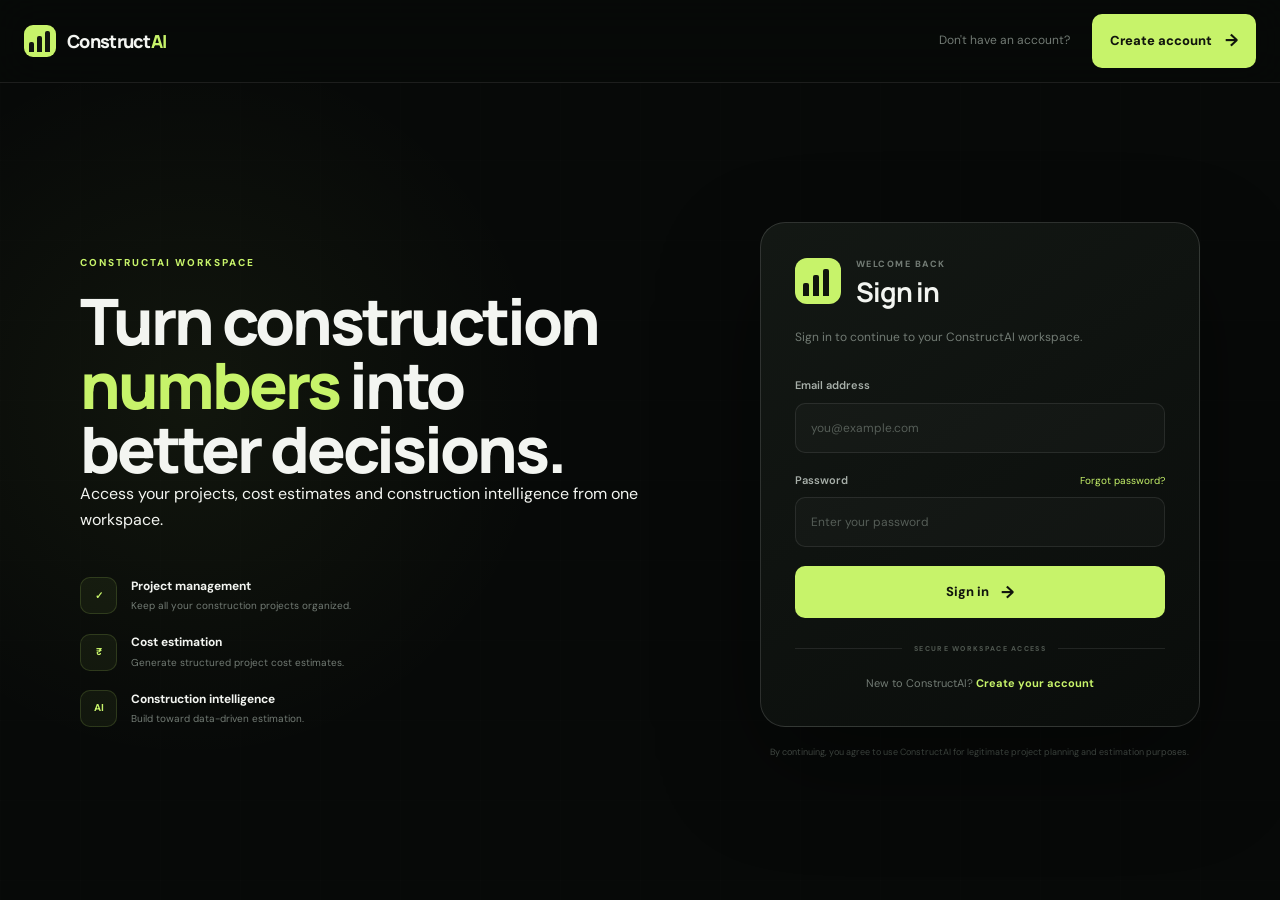
<file: frontend/estimation.html>
<!DOCTYPE html>
<html lang="en">

<head>

    <meta charset="UTF-8">

    <meta
        name="viewport"
        content="width=device-width, initial-scale=1.0"
    >

    <title>Dashboard — ConstructAI</title>

    <link
        rel="preconnect"
        href="https://fonts.googleapis.com"
    >

    <link
        rel="preconnect"
        href="https://fonts.gstatic.com"
        crossorigin
    >

    <link
        href="https://fonts.googleapis.com/css2?family=DM+Sans:wght@400;500;600;700&family=Manrope:wght@600;700;800&display=swap"
        rel="stylesheet"
    >

    <style>

        * {
            margin: 0;
            padding: 0;
            box-sizing: border-box;
        }

        body {
            min-height: 100vh;
            background: #070a08;
            color: #f4f7f3;
            font-family: "DM Sans", sans-serif;
        }

        a {
            text-decoration: none;
            color: inherit;
        }

        button,
        input {
            font-family: inherit;
        }

        /* =====================================================
           SIDEBAR
        ===================================================== */

        .sidebar {
            position: fixed;
            left: 0;
            top: 0;

            width: 78px;
            height: 100vh;

            background: #0b0f0c;

            border-right:
                1px solid
                rgba(255,255,255,0.07);

            display: flex;
            flex-direction: column;
            align-items: center;

            padding: 22px 10px;

            z-index: 100;
        }

        .logo {
            width: 42px;
            height: 42px;

            border-radius: 12px;

            background: #c6ff4a;

            color: #071006;

            display: flex;
            align-items: center;
            justify-content: center;

            font-family: "Manrope", sans-serif;

            font-weight: 800;
            font-size: 17px;

            margin-bottom: 35px;
        }

        .sidebar-nav {
            width: 100%;

            display: flex;
            flex-direction: column;

            gap: 12px;
        }

        .nav-item {
            position: relative;

            width: 56px;
            height: 52px;

            margin: auto;

            border-radius: 13px;

            display: flex;
            align-items: center;
            justify-content: center;

            color: #687269;

            font-size: 19px;

            transition: 0.2s ease;
        }

        .nav-item:hover,
        .nav-item.active {
            color: #c6ff4a;

            background:
                rgba(198,255,74,0.08);
        }

        .nav-item::after {
            content: attr(data-tooltip);

            position: absolute;

            left: 66px;
            top: 50%;

            transform:
                translateY(-50%);

            background: #171c18;

            color: #dce2da;

            padding: 7px 10px;

            border-radius: 7px;

            border:
                1px solid
                rgba(255,255,255,0.08);

            font-size: 11px;

            white-space: nowrap;

            opacity: 0;

            pointer-events: none;

            transition: 0.2s;
        }

        .nav-item:hover::after {
            opacity: 1;
        }

        .sidebar-bottom {
            margin-top: auto;
        }

        /* =====================================================
           MAIN
        ===================================================== */

        .main {
            margin-left: 78px;

            min-height: 100vh;

            padding: 34px 5vw 70px;
        }

        .container {
            max-width: 1450px;
            margin: auto;
        }

        /* =====================================================
           TOP BAR
        ===================================================== */

        .topbar {
            display: flex;

            align-items: center;

            justify-content: space-between;

            margin-bottom: 45px;
        }

        .welcome {
            color: #7e897e;

            font-size: 13px;
        }

        .welcome strong {
            color: #e5ebe3;
        }

        .top-actions {
            display: flex;
            align-items: center;
            gap: 12px;
        }

        .user-pill {
            display: flex;
            align-items: center;
            gap: 10px;

            padding: 8px 12px;

            border:
                1px solid
                rgba(255,255,255,0.08);

            border-radius: 10px;

            background:
                rgba(255,255,255,0.025);
        }

        .avatar {
            width: 30px;
            height: 30px;

            border-radius: 50%;

            background: #c6ff4a;

            color: #071006;

            display: flex;
            align-items: center;
            justify-content: center;

            font-size: 12px;
            font-weight: 800;
        }

        .user-name {
            color: #b9c2b7;

            font-size: 12px;
        }

        .logout {
            border: none;

            background: transparent;

            color: #687269;

            cursor: pointer;

            font-size: 12px;
        }

        .logout:hover {
            color: #c6ff4a;
        }

        /* =====================================================
           HEADER
        ===================================================== */

        .page-header {
            display: flex;

            align-items: flex-end;

            justify-content: space-between;

            gap: 25px;

            margin-bottom: 30px;
        }

        .kicker {
            color: #c6ff4a;

            font-size: 11px;

            font-weight: 800;

            letter-spacing: 1.7px;

            text-transform: uppercase;

            margin-bottom: 12px;
        }

        .page-header h1 {
            font-family: "Manrope", sans-serif;

            font-size:
                clamp(38px, 5vw, 58px);

            line-height: 1;

            letter-spacing: -2.5px;

            margin-bottom: 12px;
        }

        .page-header p {
            color: #7f897f;

            font-size: 14px;

            line-height: 1.7;

            max-width: 650px;
        }

        .new-project-btn {
            display: inline-flex;

            align-items: center;
            justify-content: center;

            gap: 9px;

            min-height: 48px;

            padding: 0 18px;

            border-radius: 10px;

            background: #c6ff4a;

            color: #071006;

            font-size: 13px;

            font-weight: 800;

            white-space: nowrap;

            transition: 0.2s;
        }

        .new-project-btn:hover {
            transform: translateY(-2px);

            box-shadow:
                0 15px 30px
                rgba(198,255,74,0.13);
        }

        /* =====================================================
           STAT CARDS
        ===================================================== */

        .stats-grid {
            display: grid;

            grid-template-columns:
                repeat(4, 1fr);

            gap: 15px;

            margin-bottom: 24px;
        }

        .stat-card {
            min-height: 145px;

            padding: 22px;

            border-radius: 17px;

            border:
                1px solid
                rgba(255,255,255,0.07);

            background:
                rgba(255,255,255,0.025);
        }

        .stat-top {
            display: flex;

            align-items: center;

            justify-content: space-between;

            margin-bottom: 22px;
        }

        .stat-label {
            color: #687269;

            font-size: 10px;

            font-weight: 800;

            letter-spacing: 1px;

            text-transform: uppercase;
        }

        .stat-icon {
            width: 29px;
            height: 29px;

            border-radius: 8px;

            background:
                rgba(198,255,74,0.08);

            color: #c6ff4a;

            display: flex;

            align-items: center;

            justify-content: center;

            font-size: 13px;
        }

        .stat-value {
            font-family: "Manrope", sans-serif;

            font-size: 29px;

            letter-spacing: -1px;
        }

        .stat-sub {
            color: #687269;

            font-size: 10px;

            margin-top: 6px;
        }

        /* =====================================================
           QUICK ACTION
        ===================================================== */

        .quick-card {
            display: grid;

            grid-template-columns:
                1fr auto;

            align-items: center;

            gap: 25px;

            padding: 25px 28px;

            margin-bottom: 24px;

            border-radius: 18px;

            background:
                linear-gradient(
                    110deg,
                    rgba(198,255,74,0.08),
                    rgba(255,255,255,0.025)
                );

            border:
                1px solid
                rgba(198,255,74,0.12);
        }

        .quick-card h2 {
            font-family: "Manrope", sans-serif;

            font-size: 21px;

            margin-bottom: 6px;
        }

        .quick-card p {
            color: #788277;

            font-size: 12px;

            line-height: 1.6;
        }

        .quick-button {
            display: inline-flex;

            align-items: center;

            gap: 8px;

            padding: 12px 16px;

            border-radius: 9px;

            background:
                rgba(198,255,74,0.10);

            color: #c6ff4a;

            border:
                1px solid
                rgba(198,255,74,0.18);

            font-size: 12px;

            font-weight: 700;
        }

        /* =====================================================
           PROJECT SECTION
        ===================================================== */

        .section-header {
            display: flex;

            align-items: center;

            justify-content: space-between;

            margin-bottom: 16px;
        }

        .section-header h2 {
            font-family: "Manrope", sans-serif;

            font-size: 22px;
        }

        .project-count {
            color: #687269;

            font-size: 11px;
        }

        .project-toolbar {
            display: flex;

            align-items: center;

            gap: 12px;

            margin-bottom: 14px;
        }

        .search-box {
            flex: 1;

            position: relative;
        }

        .search-box input {
            width: 100%;

            height: 45px;

            padding: 0 15px;

            border-radius: 9px;

            border:
                1px solid
                rgba(255,255,255,0.08);

            background:
                rgba(255,255,255,0.025);

            color: #e9eee7;

            outline: none;

            font-size: 12px;
        }

        .search-box input:focus {
            border-color:
                rgba(198,255,74,0.35);
        }

        .search-box input::placeholder {
            color: #5f695f;
        }

        /* =====================================================
           PROJECT LIST
        ===================================================== */

        .projects-container {
            display: flex;

            flex-direction: column;

            gap: 10px;
        }

        .project-row {
            display: grid;

            grid-template-columns:
                1.5fr
                0.8fr
                0.7fr
                0.7fr
                auto;

            align-items: center;

            gap: 20px;

            min-height: 83px;

            padding: 15px 18px;

            border:
                1px solid
                rgba(255,255,255,0.065);

            border-radius: 14px;

            background:
                rgba(255,255,255,0.018);

            transition: 0.2s;
        }

        .project-row:hover {
            background:
                rgba(255,255,255,0.035);

            border-color:
                rgba(198,255,74,0.13);
        }

        .project-main {
            min-width: 0;
        }

        .project-name {
            font-family: "Manrope", sans-serif;

            font-size: 14px;

            font-weight: 700;

            white-space: nowrap;

            overflow: hidden;

            text-overflow: ellipsis;

            margin-bottom: 5px;
        }

        .project-location {
            color: #697369;

            font-size: 10px;
        }

        .project-field span {
            display: block;

            color: #5f695f;

            font-size: 9px;

            text-transform: uppercase;

            letter-spacing: 0.7px;

            margin-bottom: 5px;
        }

        .project-field strong {
            color: #aeb7ac;

            font-size: 12px;
        }

        .quality-pill {
            display: inline-flex;

            padding: 5px 8px;

            border-radius: 6px;

            background:
                rgba(198,255,74,0.07);

            color: #b9ca9d;

            font-size: 10px;
        }

        .project-actions {
            display: flex;

            align-items: center;

            gap: 7px;
        }

        .view-btn,
        .delete-btn {
            height: 34px;

            padding: 0 10px;

            border-radius: 7px;

            border:
                1px solid
                rgba(255,255,255,0.08);

            background:
                rgba(255,255,255,0.025);

            color: #9ba59a;

            font-size: 10px;

            cursor: pointer;
        }

        .view-btn:hover {
            color: #c6ff4a;

            border-color:
                rgba(198,255,74,0.2);
        }

        .delete-btn:hover {
            color: #ff9292;

            border-color:
                rgba(255,100,100,0.2);
        }

        /* =====================================================
           EMPTY STATE
        ===================================================== */

        .empty-state {
            display: none;

            text-align: center;

            padding: 70px 20px;

            border:
                1px dashed
                rgba(255,255,255,0.10);

            border-radius: 16px;

            background:
                rgba(255,255,255,0.015);
        }

        .empty-icon {
            width: 54px;
            height: 54px;

            margin: 0 auto 18px;

            border-radius: 14px;

            background:
                rgba(198,255,74,0.08);

            color: #c6ff4a;

            display: flex;

            align-items: center;

            justify-content: center;

            font-size: 24px;
        }

        .empty-state h3 {
            font-family: "Manrope", sans-serif;

            font-size: 19px;

            margin-bottom: 7px;
        }

        .empty-state p {
            color: #697369;

            font-size: 12px;

            margin-bottom: 20px;
        }

        .empty-button {
            display: inline-flex;

            padding: 11px 16px;

            border-radius: 9px;

            background: #c6ff4a;

            color: #071006;

            font-size: 12px;

            font-weight: 800;
        }

        /* =====================================================
           LOADING
        ===================================================== */

        .loading {
            padding: 40px;

            text-align: center;

            color: #697369;

            font-size: 12px;
        }

        /* =====================================================
           ERROR
        ===================================================== */

        .error-message {
            display: none;

            padding: 13px 15px;

            margin-bottom: 18px;

            border-radius: 10px;

            color: #ff9d9d;

            background:
                rgba(255,70,70,0.05);

            border:
                1px solid
                rgba(255,100,100,0.15);

            font-size: 12px;
        }

        /* =====================================================
           RESPONSIVE
        ===================================================== */

        @media (max-width: 1100px) {

            .stats-grid {
                grid-template-columns:
                    repeat(2, 1fr);
            }

            .project-row {
                grid-template-columns:
                    1.5fr
                    0.8fr
                    0.8fr
                    auto;
            }

            .project-row
            .project-field:nth-child(4) {
                display: none;
            }
        }

        @media (max-width: 750px) {

            .sidebar {
                width: 62px;
            }

            .main {
                margin-left: 62px;

                padding:
                    25px 16px 50px;
            }

            .page-header {
                flex-direction: column;

                align-items: flex-start;
            }

            .topbar {
                margin-bottom: 30px;
            }

            .user-name {
                display: none;
            }

            .stats-grid {
                grid-template-columns: 1fr;
            }

            .quick-card {
                grid-template-columns: 1fr;
            }

            .project-toolbar {
                flex-direction: column;
            }

            .search-box {
                width: 100%;
            }

            .project-row {
                grid-template-columns: 1fr;

                gap: 12px;

                padding: 18px;
            }

            .project-row
            .project-field:nth-child(4) {
                display: block;
            }

            .project-actions {
                justify-content: flex-start;
            }

        }

    </style>

</head>


<body>


<!-- =========================================================
     SIDEBAR
========================================================== -->

<aside class="sidebar">


    <a
        href="dashboard.html"
        class="logo"
    >
        CA
    </a>


    <nav class="sidebar-nav">


        <a
            href="dashboard.html"
            class="nav-item active"
            data-tooltip="Dashboard"
        >
            ⌂
        </a>


        <a
            href="new-project.html"
            class="nav-item"
            data-tooltip="New Project"
        >
            +
        </a>


        <a
            href="#projects"
            class="nav-item"
            data-tooltip="Projects"
        >
            ◫
        </a>


        <a
            href="#"
            class="nav-item"
            data-tooltip="Reports"
        >
            ▤
        </a>


        <a
            href="#"
            class="nav-item"
            data-tooltip="Analytics"
        >
            ◌
        </a>

    </nav>


    <div class="sidebar-bottom">

        <a
            href="#"
            class="nav-item"
            data-tooltip="Settings"
        >
            ⚙
        </a>

    </div>

</aside>



<!-- =========================================================
     MAIN
========================================================== -->

<main class="main">

<div class="container">


    <!-- TOP BAR -->

    <div class="topbar">

        <div class="welcome">

            Welcome back,
            <strong id="welcomeName">
                User
            </strong>

        </div>


        <div class="top-actions">

            <div class="user-pill">

                <div
                    class="avatar"
                    id="userAvatar"
                >
                    U
                </div>

                <span
                    class="user-name"
                    id="userEmail"
                >
                    Loading...
                </span>

            </div>


            <button
                class="logout"
                id="logoutButton"
            >
                Logout
            </button>

        </div>

    </div>



    <!-- HEADER -->

    <section class="page-header">

        <div>

            <div class="kicker">
                CONSTRUCTAI WORKSPACE
            </div>

            <h1>
                Project dashboard
            </h1>

            <p>
                Manage your construction projects,
                review estimates and keep your project
                planning information organized.
            </p>

        </div>


        <a
            href="new-project.html"
            class="new-project-btn"
        >
            + New project
        </a>

    </section>



    <!-- ERROR -->

    <div
        class="error-message"
        id="errorMessage"
    ></div>



    <!-- =====================================================
         STATS
    ====================================================== -->

    <section class="stats-grid">


        <div class="stat-card">

            <div class="stat-top">

                <span class="stat-label">
                    Total projects
                </span>

                <div class="stat-icon">
                    #
                </div>

            </div>

            <div
                class="stat-value"
                id="totalProjects"
            >
                0
            </div>

            <div class="stat-sub">
                Projects in your workspace
            </div>

        </div>



        <div class="stat-card">

            <div class="stat-top">

                <span class="stat-label">
                    Total area
                </span>

                <div class="stat-icon">
                    □
                </div>

            </div>

            <div
                class="stat-value"
                id="totalArea"
            >
                0
            </div>

            <div class="stat-sub">
                sq.ft across projects
            </div>

        </div>



        <div class="stat-card">

            <div class="stat-top">

                <span class="stat-label">
                    Avg. project size
                </span>

                <div class="stat-icon">
                    ↗
                </div>

            </div>

            <div
                class="stat-value"
                id="averageArea"
            >
                0
            </div>

            <div class="stat-sub">
                Average built-up area
            </div>

        </div>



        <div class="stat-card">

            <div class="stat-top">

                <span class="stat-label">
                    Workspace
                </span>

                <div class="stat-icon">
                    ✓
                </div>

            </div>

            <div
                class="stat-value"
                style="font-size:22px;"
            >
                Active
            </div>

            <div class="stat-sub">
                Estimation engine ready
            </div>

        </div>

    </section>



    <!-- =====================================================
         QUICK ACTION
    ====================================================== -->

    <section class="quick-card">

        <div>

            <h2>
                Start a new construction estimate
            </h2>

            <p>
                Enter your project details and generate
                a preliminary cost and material estimate.
            </p>

        </div>


        <a
            href="new-project.html"
            class="quick-button"
        >
            Create estimate →
        </a>

    </section>



    <!-- =====================================================
         PROJECTS
    ====================================================== -->

    <section id="projects">


        <div class="section-header">

            <h2>
                Your projects
            </h2>

            <span
                class="project-count"
                id="projectCount"
            >
                0 projects
            </span>

        </div>


        <div class="project-toolbar">

            <div class="search-box">

                <input
                    type="search"
                    id="searchInput"
                    placeholder="Search projects by name, location or type..."
                >

            </div>

        </div>



        <!-- PROJECT LIST -->

        <div
            class="projects-container"
            id="projectsContainer"
        >

            <div
                class="loading"
                id="loadingState"
            >
                Loading projects...
            </div>

        </div>



        <!-- EMPTY STATE -->

        <div
            class="empty-state"
            id="emptyState"
        >

            <div class="empty-icon">
                +
            </div>

            <h3>
                No projects yet
            </h3>

            <p>
                Create your first construction project
                to generate an estimate.
            </p>

            <a
                href="new-project.html"
                class="empty-button"
            >
                Create first project
            </a>

        </div>

    </section>

</div>

</main>



<script>

    const API_BASE_URL =
        "http://127.0.0.1:8000";


    let allProjects = [];


    /* =====================================================
       TOKEN
    ===================================================== */

    function getToken() {

        return (
            localStorage.getItem("access_token") ||
            localStorage.getItem("token")
        );

    }


    /* =====================================================
       FORMAT
    ===================================================== */

    function formatNumber(value) {

        return new Intl.NumberFormat(
            "en-IN"
        ).format(value || 0);

    }


    function formatText(value) {

        if (!value) {
            return "—";
        }

        return String(value)
            .replace(/[_-]/g, " ")
            .replace(/\b\w/g, function(letter) {
                return letter.toUpperCase();
            });

    }


    /* =====================================================
       LOAD USER
    ===================================================== */

    async function loadUser() {

        const token =
            getToken();

        if (!token) {

            window.location.href =
                "login.html";

            return;

        }


        try {

            const response =
                await fetch(
                    `${API_BASE_URL}/api/auth/me`,
                    {
                        headers: {
                            "Authorization":
                                `Bearer ${token}`
                        }
                    }
                );


            if (!response.ok) {

                throw new Error(
                    "Session expired."
                );

            }


            const user =
                await response.json();


            const fullName =
                user.full_name ||
                "User";


            document.getElementById(
                "welcomeName"
            ).textContent =
                fullName.split(" ")[0];


            document.getElementById(
                "userEmail"
            ).textContent =
                user.email || "";


            document.getElementById(
                "userAvatar"
            ).textContent =
                fullName
                    .charAt(0)
                    .toUpperCase();


        } catch (error) {

            localStorage.removeItem(
                "access_token"
            );

            localStorage.removeItem(
                "token"
            );

            window.location.href =
                "login.html";

        }

    }


    /* =====================================================
       LOAD PROJECTS
    ===================================================== */

    async function loadProjects() {

        const token =
            getToken();


        if (!token) {

            window.location.href =
                "login.html";

            return;

        }


        try {

            const response =
                await fetch(
                    `${API_BASE_URL}/api/projects`,
                    {
                        headers: {
                            "Authorization":
                                `Bearer ${token}`
                        }
                    }
                );


            if (!response.ok) {

                const errorData =
                    await response.json()
                    .catch(() => ({}));

                throw new Error(
                    errorData.detail ||
                    "Unable to load projects."
                );

            }


            const data =
                await response.json();


            allProjects =
                data.projects || [];


            updateStats(
                allProjects
            );


            renderProjects(
                allProjects
            );


        } catch (error) {

            console.error(error);

            showError(
                error.message
            );

            document.getElementById(
                "loadingState"
            ).style.display =
                "none";

        }

    }


    /* =====================================================
       UPDATE STATS
    ===================================================== */

    function updateStats(projects) {

        const total =
            projects.length;


        const totalArea =
            projects.reduce(
                function(sum, project) {

                    return sum +
                        Number(
                            project.built_up_area ||
                            0
                        );

                },
                0
            );


        const averageArea =
            total > 0
                ? totalArea / total
                : 0;


        document.getElementById(
            "totalProjects"
        ).textContent =
            formatNumber(total);


        document.getElementById(
            "totalArea"
        ).textContent =
            formatNumber(totalArea);


        document.getElementById(
            "averageArea"
        ).textContent =
            formatNumber(
                Math.round(
                    averageArea
                )
            );


        document.getElementById(
            "projectCount"
        ).textContent =
            `${total} ${
                total === 1
                    ? "project"
                    : "projects"
            }`;

    }


    /* =====================================================
       RENDER PROJECTS
    ===================================================== */

    function renderProjects(projects) {

        const container =
            document.getElementById(
                "projectsContainer"
            );


        const loading =
            document.getElementById(
                "loadingState"
            );


        const empty =
            document.getElementById(
                "emptyState"
            );


        loading.style.display =
            "none";


        container
            .querySelectorAll(
                ".project-row"
            )
            .forEach(
                function(row) {
                    row.remove();
                }
            );


        if (!projects.length) {

            empty.style.display =
                "block";

            return;

        }


        empty.style.display =
            "none";


        projects.forEach(
            function(project) {

                const row =
                    document.createElement(
                        "div"
                    );


                row.className =
                    "project-row";


                const projectMain =
                    document.createElement(
                        "div"
                    );

                projectMain.className =
                    "project-main";


                const name =
                    document.createElement(
                        "div"
                    );

                name.className =
                    "project-name";

                name.textContent =
                    project.project_name ||
                    "Untitled Project";


                const location =
                    document.createElement(
                        "div"
                    );

                location.className =
                    "project-location";

                location.textContent =
                    `${project.location || "—"}${
                        project.state
                            ? ", " + project.state
                            : ""
                    }`;


                projectMain.appendChild(
                    name
                );

                projectMain.appendChild(
                    location
                );


                /* AREA */

                const area =
                    createField(
                        "AREA",
                        `${formatNumber(
                            project.built_up_area
                        )} sq.ft`
                    );


                /* TYPE */

                const type =
                    createField(
                        "TYPE",
                        formatText(
                            project.construction_type
                        )
                    );


                /* QUALITY */

                const quality =
                    document.createElement(
                        "div"
                    );

                quality.className =
                    "project-field";


                const qualityLabel =
                    document.createElement(
                        "span"
                    );

                qualityLabel.textContent =
                    "QUALITY";


                const qualityPill =
                    document.createElement(
                        "div"
                    );

                qualityPill.className =
                    "quality-pill";

                qualityPill.textContent =
                    formatText(
                        project.quality
                    );


                quality.appendChild(
                    qualityLabel
                );

                quality.appendChild(
                    qualityPill
                );


                /* ACTIONS */

                const actions =
                    document.createElement(
                        "div"
                    );

                actions.className =
                    "project-actions";


                const view =
                    document.createElement(
                        "button"
                    );

                view.className =
                    "view-btn";

                view.textContent =
                    "Estimate";


                view.addEventListener(
                    "click",
                    function() {

                        localStorage.setItem(
                            "latest_project",
                            JSON.stringify(
                                project
                            )
                        );


                        window.location.href =
                            "estimation.html";

                    }
                );


                const deleteButton =
                    document.createElement(
                        "button"
                    );

                deleteButton.className =
                    "delete-btn";

                deleteButton.textContent =
                    "Delete";


                deleteButton.addEventListener(
                    "click",
                    function() {

                        deleteProject(
                            project.id
                        );

                    }
                );


                actions.appendChild(
                    view
                );

                actions.appendChild(
                    deleteButton
                );


                row.appendChild(
                    projectMain
                );

                row.appendChild(
                    area
                );

                row.appendChild(
                    type
                );

                row.appendChild(
                    quality
                );

                row.appendChild(
                    actions
                );


                container.appendChild(
                    row
                );

            }
        );

    }


    /* =====================================================
       CREATE FIELD
    ===================================================== */

    function createField(
        label,
        value
    ) {

        const field =
            document.createElement(
                "div"
            );

        field.className =
            "project-field";


        const labelElement =
            document.createElement(
                "span"
            );

        labelElement.textContent =
            label;


        const valueElement =
            document.createElement(
                "strong"
            );

        valueElement.textContent =
            value;


        field.appendChild(
            labelElement
        );

        field.appendChild(
            valueElement
        );


        return field;

    }


    /* =====================================================
       DELETE PROJECT
    ===================================================== */

    async function deleteProject(
        projectId
    ) {

        const confirmed =
            confirm(
                "Delete this project? This action cannot be undone."
            );


        if (!confirmed) {
            return;
        }


        const token =
            getToken();


        try {

            const response =
                await fetch(
                    `${API_BASE_URL}/api/projects/${projectId}`,
                    {
                        method: "DELETE",

                        headers: {
                            "Authorization":
                                `Bearer ${token}`
                        }
                    }
                );


            if (!response.ok) {

                const errorData =
                    await response.json()
                    .catch(() => ({}));

                throw new Error(
                    errorData.detail ||
                    "Unable to delete project."
                );

            }


            allProjects =
                allProjects.filter(
                    function(project) {

                        return project.id !==
                            projectId;

                    }
                );


            updateStats(
                allProjects
            );


            renderProjects(
                allProjects
            );


        } catch (error) {

            showError(
                error.message
            );

        }

    }


    /* =====================================================
       SEARCH
    ===================================================== */

    document.getElementById(
        "searchInput"
    ).addEventListener(
        "input",
        function(event) {

            const query =
                event.target.value
                    .toLowerCase()
                    .trim();


            if (!query) {

                renderProjects(
                    allProjects
                );

                return;

            }


            const filtered =
                allProjects.filter(
                    function(project) {

                        const searchable =
                            [
                                project.project_name,
                                project.location,
                                project.state,
                                project.construction_type,
                                project.quality
                            ]
                            .join(" ")
                            .toLowerCase();


                        return searchable.includes(
                            query
                        );

                    }
                );


            renderProjects(
                filtered
            );

        }
    );


    /* =====================================================
       LOGOUT
    ===================================================== */

    document.getElementById(
        "logoutButton"
    ).addEventListener(
        "click",
        function() {

            localStorage.removeItem(
                "access_token"
            );

            localStorage.removeItem(
                "token"
            );

            localStorage.removeItem(
                "latest_project"
            );

            localStorage.removeItem(
                "latest_estimation"
            );


            window.location.href =
                "login.html";

        }
    );


    /* =====================================================
       ERROR
    ===================================================== */

    function showError(message) {

        const box =
            document.getElementById(
                "errorMessage"
            );


        box.style.display =
            "block";


        box.textContent =
            message;

    }


    /* =====================================================
       START
    ===================================================== */

    document.addEventListener(
        "DOMContentLoaded",
        async function() {

            await loadUser();

            await loadProjects();

        }
    );

</script>

</body>

</html>
</file>
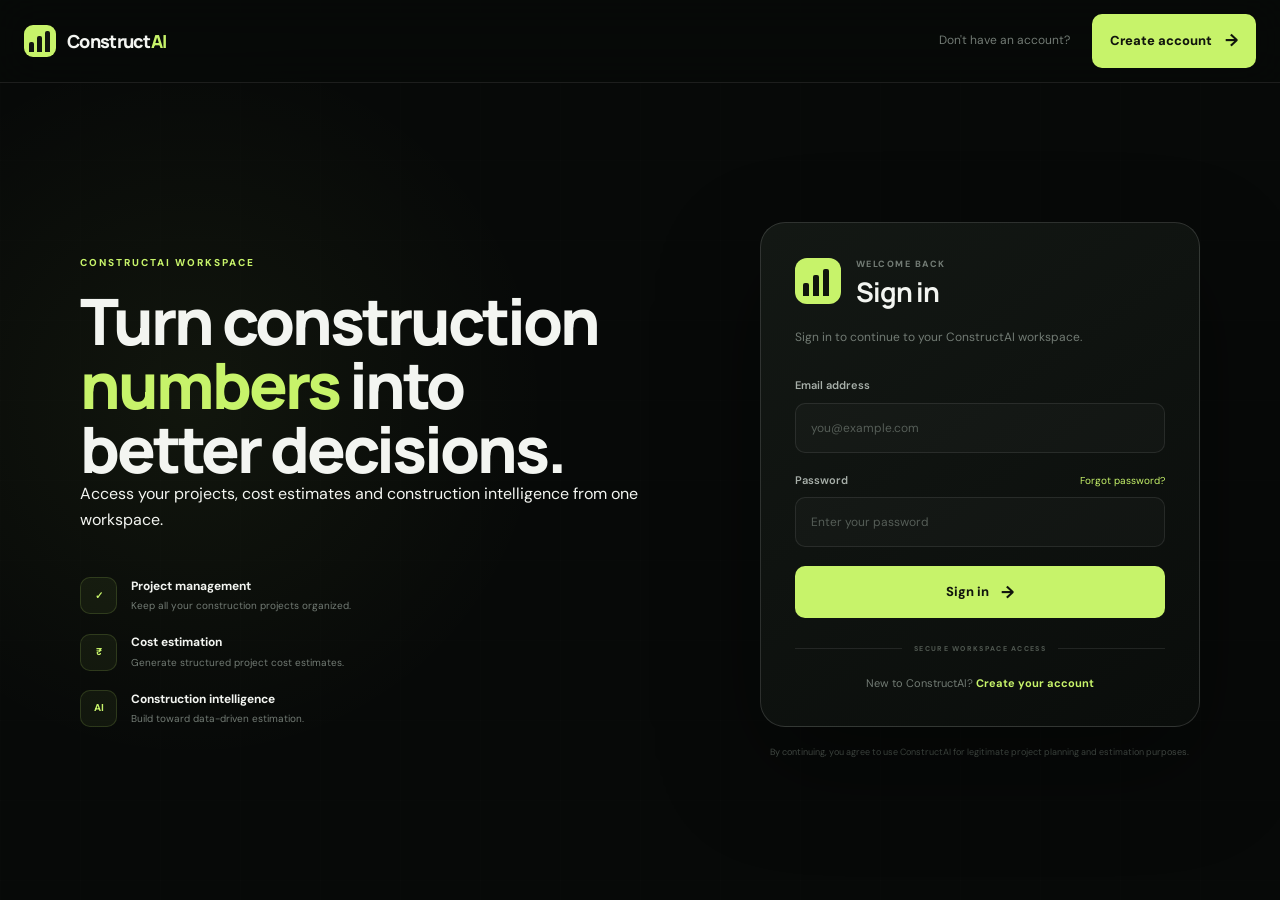
<file: frontend/login.html>
<!DOCTYPE html>
<html lang="en">

<head>

    <meta charset="UTF-8">

    <meta
        name="viewport"
        content="width=device-width, initial-scale=1.0"
    >

    <meta
        name="description"
        content="Sign in to your ConstructAI workspace."
    >

    <title>Sign in — ConstructAI</title>

    <link rel="preconnect" href="https://fonts.googleapis.com">

    <link
        rel="preconnect"
        href="https://fonts.gstatic.com"
        crossorigin
    >

    <link
        href="https://fonts.googleapis.com/css2?family=DM+Sans:wght@400;500;600;700&family=Manrope:wght@500;600;700;800&display=swap"
        rel="stylesheet"
    >

    <link
        rel="stylesheet"
        href="css/style.css"
    >

</head>


<body class="auth-page">


    <!-- =========================
         HEADER
    ========================== -->

    <header class="site-header">

        <div class="nav-container">

            <a
                href="index.html"
                class="brand"
            >

                <div class="brand-mark">

                    <span></span>
                    <span></span>
                    <span></span>

                </div>

                <div class="brand-text">

                    <strong>Construct</strong><span>AI</span>

                </div>

            </a>


            <div class="nav-actions">

                <span class="auth-nav-text">
                    Don't have an account?
                </span>

                <a
                    href="signup.html"
                    class="nav-cta"
                >
                    Create account
                    <span>→</span>
                </a>

            </div>

        </div>

    </header>



    <!-- =========================
         AUTH MAIN
    ========================== -->

    <main class="auth-main">

        <div class="auth-shell">


            <!-- LEFT SIDE -->

            <section class="auth-intro">

                <div class="auth-intro-inner">

                    <span class="section-kicker">
                        CONSTRUCTAI WORKSPACE
                    </span>

                    <h1>
                        Turn construction
                        <span>numbers</span>
                        into better decisions.
                    </h1>

                    <p>
                        Access your projects, cost estimates
                        and construction intelligence from one
                        workspace.
                    </p>


                    <div class="auth-feature-list">

                        <div class="auth-feature">

                            <div class="auth-feature-icon">
                                ✓
                            </div>

                            <div>

                                <strong>
                                    Project management
                                </strong>

                                <span>
                                    Keep all your construction
                                    projects organized.
                                </span>

                            </div>

                        </div>


                        <div class="auth-feature">

                            <div class="auth-feature-icon">
                                ₹
                            </div>

                            <div>

                                <strong>
                                    Cost estimation
                                </strong>

                                <span>
                                    Generate structured project
                                    cost estimates.
                                </span>

                            </div>

                        </div>


                        <div class="auth-feature">

                            <div class="auth-feature-icon">
                                AI
                            </div>

                            <div>

                                <strong>
                                    Construction intelligence
                                </strong>

                                <span>
                                    Build toward data-driven
                                    estimation.
                                </span>

                            </div>

                        </div>

                    </div>

                </div>

            </section>



            <!-- RIGHT SIDE -->

            <section class="auth-card-wrapper">

                <div class="auth-card">


                    <div class="auth-card-header">

                        <div class="auth-card-icon">

                            <span></span>
                            <span></span>
                            <span></span>

                        </div>

                        <div>

                            <span class="mini-label">
                                WELCOME BACK
                            </span>

                            <h2>
                                Sign in
                            </h2>

                        </div>

                    </div>


                    <p class="auth-subtitle">

                        Sign in to continue to your
                        ConstructAI workspace.

                    </p>



                    <!-- LOGIN FORM -->

                    <form
                        id="loginForm"
                        class="auth-form"
                    >


                        <div class="form-group">

                            <label for="email">
                                Email address
                            </label>

                            <input
                                type="email"
                                id="email"
                                name="email"
                                placeholder="you@example.com"
                                autocomplete="email"
                                required
                            >

                        </div>



                        <div class="form-group">

                            <div class="label-row">

                                <label for="password">
                                    Password
                                </label>

                                <a
                                    href="#"
                                    class="forgot-password"
                                    onclick="return false;"
                                >
                                    Forgot password?
                                </a>

                            </div>

                            <input
                                type="password"
                                id="password"
                                name="password"
                                placeholder="Enter your password"
                                autocomplete="current-password"
                                required
                            >

                        </div>



                        <div
                            id="loginMessage"
                            class="form-message"
                        ></div>



                        <button
                            type="submit"
                            class="auth-submit"
                        >

                            Sign in

                            <span>→</span>

                        </button>

                    </form>



                    <div class="auth-divider">

                        <span>
                            SECURE WORKSPACE ACCESS
                        </span>

                    </div>



                    <p class="auth-register">

                        New to ConstructAI?

                        <a href="signup.html">
                            Create your account
                        </a>

                    </p>


                </div>


                <p class="auth-legal">

                    By continuing, you agree to use
                    ConstructAI for legitimate project
                    planning and estimation purposes.

                </p>

            </section>

        </div>

    </main>



    <!-- =========================
         AUTH PAGE CSS
    ========================== -->

    <style>

        .auth-page {
            min-height: 100vh;

            background:
                radial-gradient(
                    circle at 15% 45%,
                    rgba(199, 243, 106, 0.055),
                    transparent 30%
                ),
                #070908;
        }


        .auth-nav-text {
            color: var(--text-muted);

            font-size: 12px;
        }


        .auth-main {
            min-height: 100vh;

            padding-top: 82px;

            display: flex;
            align-items: center;

            position: relative;

            overflow: hidden;
        }


        .auth-main::before {
            content: "";

            position: absolute;

            inset: 0;

            pointer-events: none;

            opacity: 0.3;

            background-image:
                linear-gradient(
                    rgba(255,255,255,0.025) 1px,
                    transparent 1px
                ),
                linear-gradient(
                    90deg,
                    rgba(255,255,255,0.025) 1px,
                    transparent 1px
                );

            background-size: 80px 80px;
        }


        .auth-shell {
            position: relative;

            z-index: 2;

            width: min(
                calc(100% - 48px),
                1120px
            );

            margin: 0 auto;

            display: grid;

            grid-template-columns:
                1fr
                0.78fr;

            gap: 100px;

            align-items: center;

            padding: 90px 0;
        }


        .auth-intro {
            max-width: 580px;
        }


        .auth-intro h1 {
            max-width: 560px;

            font-family: "Manrope", sans-serif;

            font-size: clamp(
                44px,
                5vw,
                68px
            );

            line-height: 1;

            letter-spacing: -3px;

            font-weight: 800;
        }


        .auth-intro h1 span {
            color: var(--accent);
        }


        .auth-intro > p {
            max-width: 510px;

            margin-top: 25px;

            color: var(--text-soft);

            font-size: 15px;

            line-height: 1.8;
        }


        .auth-feature-list {
            display: flex;

            flex-direction: column;

            gap: 19px;

            margin-top: 45px;
        }


        .auth-feature {
            display: flex;

            align-items: center;

            gap: 14px;
        }


        .auth-feature-icon {
            width: 37px;
            height: 37px;

            flex-shrink: 0;

            display: grid;
            place-items: center;

            border: 1px solid
                rgba(199,243,106,0.15);

            border-radius: 10px;

            background:
                rgba(199,243,106,0.055);

            color: var(--accent);

            font-size: 10px;

            font-weight: 800;
        }


        .auth-feature div:last-child {
            display: flex;

            flex-direction: column;

            gap: 2px;
        }


        .auth-feature strong {
            font-size: 12px;
        }


        .auth-feature span {
            color: var(--text-muted);

            font-size: 10px;
        }


        .auth-card-wrapper {
            width: 100%;

            max-width: 440px;

            margin-left: auto;
        }


        .auth-card {
            padding: 34px;

            border: 1px solid var(--border-light);

            border-radius: 25px;

            background:
                linear-gradient(
                    145deg,
                    rgba(20,25,21,0.96),
                    rgba(10,13,11,0.98)
                );

            box-shadow:
                0 40px 100px
                rgba(0,0,0,0.4);

            backdrop-filter: blur(20px);
        }


        .auth-card-header {
            display: flex;

            align-items: center;

            gap: 15px;
        }


        .auth-card-icon {
            width: 46px;
            height: 46px;

            display: flex;

            align-items: flex-end;

            gap: 4px;

            padding: 8px;

            border-radius: 12px;

            background: var(--accent);
        }


        .auth-card-icon span {
            display: block;

            width: 6px;

            border-radius: 2px 2px 0 0;

            background: #11150d;
        }


        .auth-card-icon span:nth-child(1) {
            height: 13px;
        }


        .auth-card-icon span:nth-child(2) {
            height: 21px;
        }


        .auth-card-icon span:nth-child(3) {
            height: 27px;
        }


        .auth-card-header h2 {
            margin-top: 1px;

            font-family: "Manrope", sans-serif;

            font-size: 27px;

            line-height: 1;

            letter-spacing: -1px;
        }


        .auth-subtitle {
            margin-top: 22px;

            color: var(--text-muted);

            font-size: 12px;

            line-height: 1.7;
        }


        .auth-form {
            margin-top: 30px;
        }


        .form-group {
            margin-bottom: 19px;
        }


        .form-group label {
            display: block;

            margin-bottom: 8px;

            color: var(--text-soft);

            font-size: 11px;

            font-weight: 600;
        }


        .label-row {
            display: flex;

            align-items: center;

            justify-content: space-between;
        }


        .label-row label {
            margin-bottom: 8px;
        }


        .forgot-password {
            color: var(--accent);

            font-size: 10px;

            margin-bottom: 8px;
        }


        .form-group input {
            width: 100%;

            height: 50px;

            padding: 0 15px;

            border: 1px solid var(--border);

            border-radius: 10px;

            outline: none;

            background:
                rgba(255,255,255,0.025);

            color: var(--text);

            font-size: 12px;

            transition:
                border-color 0.2s ease,
                background 0.2s ease,
                box-shadow 0.2s ease;
        }


        .form-group input::placeholder {
            color: #555d57;
        }


        .form-group input:focus {
            border-color:
                rgba(199,243,106,0.45);

            background:
                rgba(255,255,255,0.04);

            box-shadow:
                0 0 0 3px
                rgba(199,243,106,0.055);
        }


        .form-message {
            min-height: 0;

            margin-bottom: 0;

            padding: 0;

            border-radius: 9px;

            font-size: 11px;

            line-height: 1.5;
        }


        .form-message.show {
            margin-bottom: 15px;

            padding: 11px 13px;

            border: 1px solid var(--border);
        }


        .form-message.error {
            color: #ff9c9c;

            background:
                rgba(255,80,80,0.055);

            border-color:
                rgba(255,80,80,0.14);
        }


        .form-message.success {
            color: var(--accent);

            background:
                rgba(199,243,106,0.055);

            border-color:
                rgba(199,243,106,0.14);
        }


        .auth-submit {
            width: 100%;

            height: 52px;

            display: flex;

            align-items: center;

            justify-content: center;

            gap: 12px;

            border: 0;

            border-radius: 10px;

            cursor: pointer;

            background: var(--accent);

            color: #11150d;

            font-size: 13px;

            font-weight: 800;

            transition:
                transform 0.2s ease,
                box-shadow 0.2s ease,
                opacity 0.2s ease;
        }


        .auth-submit:hover {
            transform: translateY(-2px);

            box-shadow:
                0 14px 30px
                rgba(199,243,106,0.14);
        }


        .auth-submit:disabled {
            cursor: wait;

            opacity: 0.6;

            transform: none;
        }


        .auth-submit span {
            font-size: 17px;
        }


        .auth-divider {
            display: flex;

            align-items: center;

            gap: 12px;

            margin: 25px 0 20px;
        }


        .auth-divider::before,
        .auth-divider::after {
            content: "";

            flex: 1;

            height: 1px;

            background: var(--border);
        }


        .auth-divider span {
            color: #505851;

            font-size: 7px;

            font-weight: 800;

            letter-spacing: 1.3px;

            white-space: nowrap;
        }


        .auth-register {
            text-align: center;

            color: var(--text-muted);

            font-size: 11px;
        }


        .auth-register a {
            color: var(--accent);

            font-weight: 700;
        }


        .auth-legal {
            margin-top: 18px;

            color: #4c544e;

            text-align: center;

            font-size: 9px;

            line-height: 1.6;
        }


        @media (max-width: 900px) {

            .auth-shell {
                grid-template-columns: 1fr;

                gap: 50px;

                max-width: 620px;
            }

            .auth-intro {
                max-width: none;

                text-align: center;
            }

            .auth-intro h1 {
                margin-inline: auto;
            }

            .auth-intro > p {
                margin-inline: auto;
            }

            .auth-feature-list {
                align-items: center;
            }

            .auth-card-wrapper {
                margin-inline: auto;
            }
        }


        @media (max-width: 600px) {

            .auth-nav-text {
                display: none;
            }

            .auth-main {
                padding-top: 70px;
            }

            .auth-shell {
                width: min(
                    calc(100% - 30px),
                    500px
                );

                padding: 60px 0;
            }

            .auth-intro h1 {
                font-size: 43px;

                letter-spacing: -2px;
            }

            .auth-feature {
                width: 100%;

                max-width: 360px;

                align-items: flex-start;
            }

            .auth-card {
                padding: 25px 20px;

                border-radius: 20px;
            }
        }

    </style>


    <!-- =========================
         JAVASCRIPT
    ========================== -->

    <script src="js/app.js"></script>

</body>

</html>
</file>
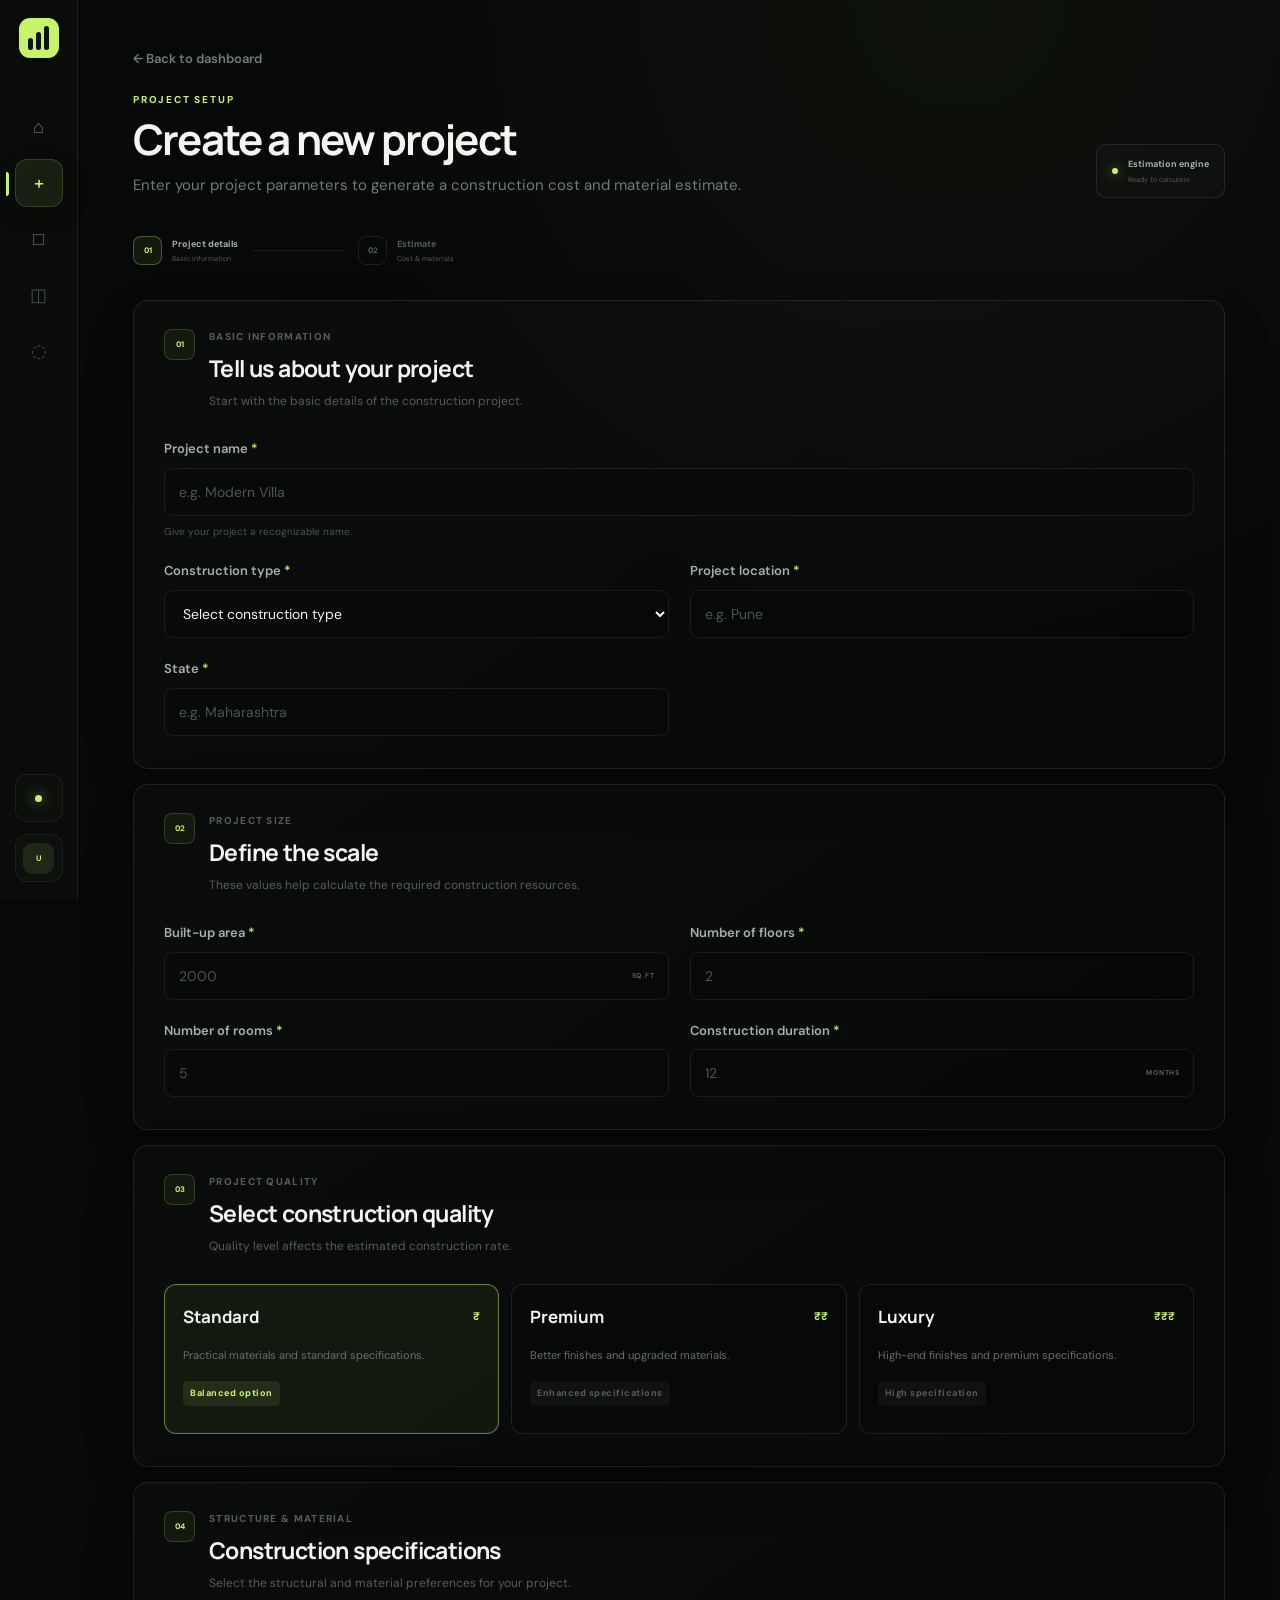
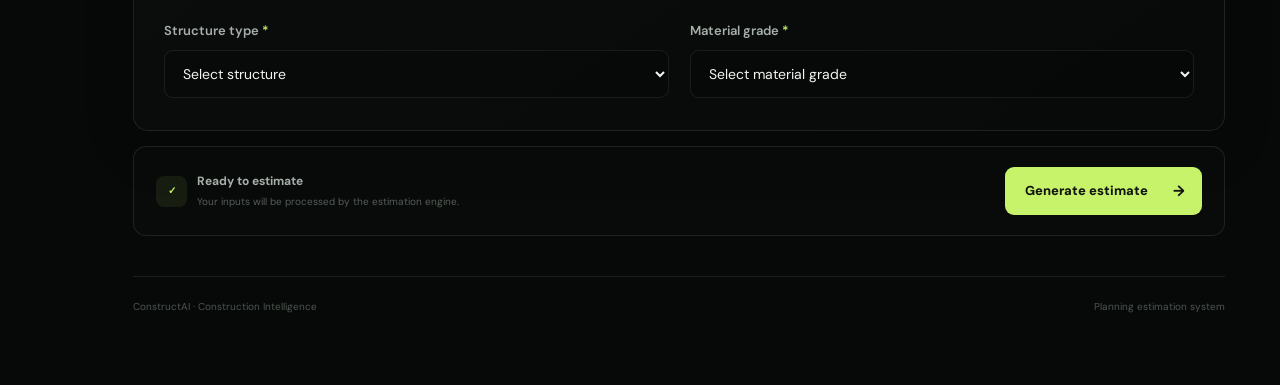
<file: frontend/new-project.html>
<!DOCTYPE html>
<html lang="en">

<head>

    <meta charset="UTF-8">

    <meta
        name="viewport"
        content="width=device-width, initial-scale=1.0"
    >

    <title>New Project — ConstructAI</title>

    <link
        rel="preconnect"
        href="https://fonts.googleapis.com"
    >

    <link
        rel="preconnect"
        href="https://fonts.gstatic.com"
        crossorigin
    >

    <link
        href="https://fonts.googleapis.com/css2?family=DM+Sans:wght@400;500;600;700&family=Manrope:wght@500;600;700;800&display=swap"
        rel="stylesheet"
    >

    <link
        rel="stylesheet"
        href="css/style.css"
    >

</head>


<body class="new-project-page">


    <!-- =========================
         SIDEBAR
    ========================== -->

    <aside class="dashboard-sidebar">

        <div class="sidebar-top">

            <a
                href="dashboard.html"
                class="brand"
            >

                <div class="brand-mark">
                    <span></span>
                    <span></span>
                    <span></span>
                </div>

                <div class="brand-text">
                    <strong>Construct</strong><span>AI</span>
                </div>

            </a>


            <div class="workspace-label">

                <span>WORKSPACE</span>

                <strong>
                    Construction Intelligence
                </strong>

            </div>


            <nav class="sidebar-nav">

                <a
                    href="dashboard.html"
                    class="sidebar-link"
                >
                    <span class="sidebar-icon">⌂</span>
                    <span>Overview</span>
                </a>


                <a
                    href="new-project.html"
                    class="sidebar-link active"
                >
                    <span class="sidebar-icon">+</span>
                    <span>New project</span>
                </a>


                <a
                    href="dashboard.html#projectsContainer"
                    class="sidebar-link"
                >
                    <span class="sidebar-icon">□</span>
                    <span>Projects</span>
                </a>


                <a
                    href="#"
                    class="sidebar-link disabled-link"
                    onclick="return false;"
                >
                    <span class="sidebar-icon">◫</span>
                    <span>Reports</span>
                    <small>Soon</small>
                </a>


                <a
                    href="#"
                    class="sidebar-link disabled-link"
                    onclick="return false;"
                >
                    <span class="sidebar-icon">◌</span>
                    <span>Analytics</span>
                    <small>Soon</small>
                </a>

            </nav>

        </div>


        <div class="sidebar-bottom">

            <div class="sidebar-status">

                <span class="status-dot"></span>

                <div>
                    <strong>Estimation engine</strong>
                    <small>Operational</small>
                </div>

            </div>


            <button
                type="button"
                class="sidebar-user"
                data-logout
            >

                <div class="user-avatar">
                    <span data-user-name>U</span>
                </div>

                <div class="user-info">

                    <strong data-user-name>
                        User
                    </strong>

                    <small data-user-email>
                        Account
                    </small>

                </div>

                <span class="logout-arrow">↗</span>

            </button>

        </div>

    </aside>



    <!-- =========================
         MAIN CONTENT
    ========================== -->

    <main class="new-project-main">


        <!-- PAGE HEADER -->

        <header class="project-page-header">

            <div>

                <a
                    href="dashboard.html"
                    class="back-link"
                >
                    ← Back to dashboard
                </a>

                <span class="page-kicker">
                    PROJECT SETUP
                </span>

                <h1>
                    Create a new project
                </h1>

                <p>
                    Enter your project parameters to
                    generate a construction cost and
                    material estimate.
                </p>

            </div>


            <div class="header-engine-status">

                <span class="status-dot"></span>

                <div>
                    <strong>
                        Estimation engine
                    </strong>

                    <small>
                        Ready to calculate
                    </small>
                </div>

            </div>

        </header>



        <!-- PROGRESS -->

        <div class="setup-progress">

            <div class="progress-step active">

                <span>01</span>

                <div>
                    <strong>
                        Project details
                    </strong>

                    <small>
                        Basic information
                    </small>
                </div>

            </div>


            <div class="progress-line"></div>


            <div class="progress-step">

                <span>02</span>

                <div>
                    <strong>
                        Estimate
                    </strong>

                    <small>
                        Cost & materials
                    </small>
                </div>

            </div>

        </div>



        <!-- FORM -->

        <form
            id="projectForm"
            class="project-form"
        >


            <!-- =========================
                 BASIC INFORMATION
            ========================== -->

            <section class="form-card">

                <div class="form-card-header">

                    <div class="card-number">
                        01
                    </div>

                    <div>

                        <span class="form-kicker">
                            BASIC INFORMATION
                        </span>

                        <h2>
                            Tell us about your project
                        </h2>

                        <p>
                            Start with the basic details
                            of the construction project.
                        </p>

                    </div>

                </div>


                <div class="form-grid">


                    <!-- Project Name -->

                    <div class="input-group full">

                        <label for="projectName">
                            Project name
                            <span>*</span>
                        </label>

                        <input
                            type="text"
                            id="projectName"
                            placeholder="e.g. Modern Villa"
                            required
                        >

                        <small>
                            Give your project a recognizable name.
                        </small>

                    </div>


                    <!-- Construction Type -->

                    <div class="input-group">

                        <label for="constructionType">
                            Construction type
                            <span>*</span>
                        </label>

                        <select
                            id="constructionType"
                            required
                        >

                            <option value="">
                                Select construction type
                            </option>

                            <option value="residential">
                                Residential
                            </option>

                            <option value="commercial">
                                Commercial
                            </option>

                            <option value="industrial">
                                Industrial
                            </option>

                            <option value="institutional">
                                Institutional
                            </option>

                        </select>

                    </div>


                    <!-- Location -->

                    <div class="input-group">

                        <label for="location">
                            Project location
                            <span>*</span>
                        </label>

                        <input
                            type="text"
                            id="location"
                            placeholder="e.g. Pune"
                            required
                        >

                    </div>


                    <!-- State -->

                    <div class="input-group">

                        <label for="state">
                            State
                            <span>*</span>
                        </label>

                        <input
                            type="text"
                            id="state"
                            placeholder="e.g. Maharashtra"
                            required
                        >

                    </div>


                </div>

            </section>



            <!-- =========================
                 PROJECT SIZE
            ========================== -->

            <section class="form-card">

                <div class="form-card-header">

                    <div class="card-number">
                        02
                    </div>

                    <div>

                        <span class="form-kicker">
                            PROJECT SIZE
                        </span>

                        <h2>
                            Define the scale
                        </h2>

                        <p>
                            These values help calculate the
                            required construction resources.
                        </p>

                    </div>

                </div>


                <div class="form-grid">


                    <div class="input-group">

                        <label for="builtUpArea">
                            Built-up area
                            <span>*</span>
                        </label>

                        <div class="input-with-unit">

                            <input
                                type="number"
                                id="builtUpArea"
                                min="1"
                                placeholder="2000"
                                required
                            >

                            <span>
                                SQ.FT
                            </span>

                        </div>

                    </div>


                    <div class="input-group">

                        <label for="floors">
                            Number of floors
                            <span>*</span>
                        </label>

                        <input
                            type="number"
                            id="floors"
                            min="1"
                            placeholder="2"
                            required
                        >

                    </div>


                    <div class="input-group">

                        <label for="rooms">
                            Number of rooms
                            <span>*</span>
                        </label>

                        <input
                            type="number"
                            id="rooms"
                            min="1"
                            placeholder="5"
                            required
                        >

                    </div>


                    <div class="input-group">

                        <label for="duration">
                            Construction duration
                            <span>*</span>
                        </label>

                        <div class="input-with-unit">

                            <input
                                type="number"
                                id="duration"
                                min="1"
                                placeholder="12"
                                required
                            >

                            <span>
                                MONTHS
                            </span>

                        </div>

                    </div>

                </div>

            </section>



            <!-- =========================
                 QUALITY
            ========================== -->

            <section class="form-card">

                <div class="form-card-header">

                    <div class="card-number">
                        03
                    </div>

                    <div>

                        <span class="form-kicker">
                            PROJECT QUALITY
                        </span>

                        <h2>
                            Select construction quality
                        </h2>

                        <p>
                            Quality level affects the estimated
                            construction rate.
                        </p>

                    </div>

                </div>


                <div class="quality-options">


                    <label class="quality-option">

                        <input
                            type="radio"
                            name="quality"
                            value="standard"
                            checked
                        >

                        <div class="quality-box">

                            <div class="quality-top">

                                <strong>
                                    Standard
                                </strong>

                                <span>
                                    ₹
                                </span>

                            </div>

                            <p>
                                Practical materials and
                                standard specifications.
                            </p>

                            <small>
                                Balanced option
                            </small>

                        </div>

                    </label>



                    <label class="quality-option">

                        <input
                            type="radio"
                            name="quality"
                            value="premium"
                        >

                        <div class="quality-box">

                            <div class="quality-top">

                                <strong>
                                    Premium
                                </strong>

                                <span>
                                    ₹₹
                                </span>

                            </div>

                            <p>
                                Better finishes and
                                upgraded materials.
                            </p>

                            <small>
                                Enhanced specifications
                            </small>

                        </div>

                    </label>



                    <label class="quality-option">

                        <input
                            type="radio"
                            name="quality"
                            value="luxury"
                        >

                        <div class="quality-box">

                            <div class="quality-top">

                                <strong>
                                    Luxury
                                </strong>

                                <span>
                                    ₹₹₹
                                </span>

                            </div>

                            <p>
                                High-end finishes and
                                premium specifications.
                            </p>

                            <small>
                                High specification
                            </small>

                        </div>

                    </label>

                </div>

            </section>



            <!-- =========================
                 STRUCTURE & MATERIAL
            ========================== -->

            <section class="form-card">

                <div class="form-card-header">

                    <div class="card-number">
                        04
                    </div>

                    <div>

                        <span class="form-kicker">
                            STRUCTURE & MATERIAL
                        </span>

                        <h2>
                            Construction specifications
                        </h2>

                        <p>
                            Select the structural and material
                            preferences for your project.
                        </p>

                    </div>

                </div>


                <div class="form-grid">


                    <div class="input-group">

                        <label for="structure">
                            Structure type
                            <span>*</span>
                        </label>

                        <select
                            id="structure"
                            required
                        >

                            <option value="">
                                Select structure
                            </option>

                            <option value="RCC">
                                RCC
                            </option>

                            <option value="Steel">
                                Steel
                            </option>

                        </select>

                    </div>


                    <div class="input-group">

                        <label for="materialGrade">
                            Material grade
                            <span>*</span>
                        </label>

                        <select
                            id="materialGrade"
                            required
                        >

                            <option value="">
                                Select material grade
                            </option>

                            <option value="standard">
                                Standard
                            </option>

                            <option value="premium">
                                Premium
                            </option>

                            <option value="luxury">
                                Luxury
                            </option>

                        </select>

                    </div>

                </div>

            </section>



            <!-- MESSAGE -->

            <div
                id="projectMessage"
                class="form-message"
            ></div>



            <!-- =========================
                 SUBMIT
            ========================== -->

            <div class="form-submit-area">

                <div class="submit-info">

                    <span class="submit-icon">
                        ✓
                    </span>

                    <div>

                        <strong>
                            Ready to estimate
                        </strong>

                        <small>
                            Your inputs will be processed
                            by the estimation engine.
                        </small>

                    </div>

                </div>


                <button
                    type="submit"
                    class="generate-btn"
                >

                    <span>
                        Generate estimate
                    </span>

                    <strong>
                        →
                    </strong>

                </button>

            </div>


        </form>



        <!-- FOOTER -->

        <footer class="project-footer">

            <span>
                ConstructAI · Construction Intelligence
            </span>

            <span>
                Planning estimation system
            </span>

        </footer>

    </main>



    <!-- =========================
         PAGE STYLING
    ========================== -->

    <style>

        /* ======================================
           PAGE
        ====================================== */

        .new-project-page {
            min-height: 100vh;

            background:
                radial-gradient(
                    circle at 75% 0%,
                    rgba(199,243,106,0.035),
                    transparent 30%
                ),
                var(--bg);
        }


        .new-project-main {
            min-height: 100vh;

            margin-left: 255px;

            padding:
                45px 55px 70px;

            max-width: 1450px;
        }


        /* ======================================
           HEADER
        ====================================== */

        .project-page-header {
            display: flex;

            align-items: flex-end;

            justify-content: space-between;

            gap: 35px;

            margin-bottom: 38px;
        }


        .back-link {
            display: inline-block;

            margin-bottom: 22px;

            color: var(--text-muted);

            font-size: 10px;

            font-weight: 600;

            text-decoration: none;
        }


        .back-link:hover {
            color: var(--accent);
        }


        .page-kicker {
            display: block;

            margin-bottom: 9px;

            color: var(--accent);

            font-size: 8px;

            font-weight: 800;

            letter-spacing: 1.8px;
        }


        .project-page-header h1 {
            font-family: "Manrope", sans-serif;

            font-size: 38px;

            line-height: 1.05;

            letter-spacing: -1.8px;
        }


        .project-page-header p {
            max-width: 670px;

            margin-top: 12px;

            color: var(--text-muted);

            font-size: 12px;

            line-height: 1.7;
        }


        .header-engine-status {
            display: flex;

            align-items: center;

            gap: 10px;

            padding:
                12px 15px;

            border: 1px solid var(--border);

            border-radius: 10px;

            background:
                rgba(255,255,255,0.015);

            white-space: nowrap;
        }


        .header-engine-status strong {
            display: block;

            color: var(--text-soft);

            font-size: 9px;
        }


        .header-engine-status small {
            display: block;

            margin-top: 3px;

            color: #555d57;

            font-size: 7px;
        }


        .status-dot {
            width: 6px;
            height: 6px;

            flex-shrink: 0;

            border-radius: 50%;

            background: var(--accent);

            box-shadow:
                0 0 12px
                rgba(199,243,106,0.65);
        }


        /* ======================================
           PROGRESS
        ====================================== */

        .setup-progress {
            display: flex;

            align-items: center;

            max-width: 650px;

            margin-bottom: 35px;
        }


        .progress-step {
            display: flex;

            align-items: center;

            gap: 10px;

            color: #555d57;
        }


        .progress-step > span {
            width: 29px;
            height: 29px;

            display: grid;

            place-items: center;

            border: 1px solid var(--border);

            border-radius: 8px;

            font-size: 8px;

            font-weight: 800;
        }


        .progress-step.active {
            color: var(--text-soft);
        }


        .progress-step.active > span {
            border-color:
                rgba(199,243,106,0.3);

            background:
                rgba(199,243,106,0.07);

            color: var(--accent);
        }


        .progress-step strong {
            display: block;

            font-size: 9px;
        }


        .progress-step small {
            display: block;

            margin-top: 2px;

            color: #555d57;

            font-size: 7px;
        }


        .progress-line {
            width: 90px;
            height: 1px;

            margin: 0 15px;

            background: var(--border);
        }


        /* ======================================
           FORM CARD
        ====================================== */

        .project-form {
            display: flex;

            flex-direction: column;

            gap: 15px;
        }


        .form-card {
            padding: 28px 30px 32px;

            border: 1px solid var(--border);

            border-radius: 15px;

            background:
                linear-gradient(
                    145deg,
                    rgba(255,255,255,0.018),
                    rgba(255,255,255,0.006)
                );

            box-shadow:
                0 20px 60px
                rgba(0,0,0,0.08);
        }


        .form-card-header {
            display: flex;

            align-items: flex-start;

            gap: 14px;

            margin-bottom: 28px;
        }


        .card-number {
            width: 31px;
            height: 31px;

            display: grid;

            place-items: center;

            flex-shrink: 0;

            border: 1px solid
                rgba(199,243,106,0.18);

            border-radius: 8px;

            background:
                rgba(199,243,106,0.055);

            color: var(--accent);

            font-size: 8px;

            font-weight: 800;
        }


        .form-kicker {
            display: block;

            margin-bottom: 5px;

            color: #555d57;

            font-size: 7px;

            font-weight: 800;

            letter-spacing: 1.3px;
        }


        .form-card h2 {
            font-family: "Manrope", sans-serif;

            font-size: 19px;

            letter-spacing: -0.6px;
        }


        .form-card-header p {
            margin-top: 5px;

            color: #555d57;

            font-size: 9px;

            line-height: 1.6;
        }


        /* ======================================
           INPUT GRID
        ====================================== */

        .form-grid {
            display: grid;

            grid-template-columns:
                repeat(2, 1fr);

            gap: 21px;
        }


        .input-group {
            display: flex;

            flex-direction: column;

            gap: 8px;
        }


        .input-group.full {
            grid-column: 1 / -1;
        }


        .input-group label {
            color: var(--text-soft);

            font-size: 9px;

            font-weight: 600;
        }


        .input-group label span {
            color: var(--accent);
        }


        .input-group input,
        .input-group select {

            width: 100%;

            height: 48px;

            padding:
                0 14px;

            border: 1px solid
                rgba(255,255,255,0.08);

            border-radius: 9px;

            outline: none;

            background:
                rgba(0,0,0,0.18);

            color: var(--text);

            font-family: "DM Sans", sans-serif;

            font-size: 10px;

            transition:
                border-color 0.2s ease,
                background 0.2s ease,
                box-shadow 0.2s ease;
        }


        .input-group input::placeholder {
            color: #4d554f;
        }


        .input-group input:hover,
        .input-group select:hover {
            border-color:
                rgba(255,255,255,0.15);
        }


        .input-group input:focus,
        .input-group select:focus {
            border-color:
                rgba(199,243,106,0.45);

            background:
                rgba(199,243,106,0.025);

            box-shadow:
                0 0 0 3px
                rgba(199,243,106,0.045);
        }


        .input-group select {
            cursor: pointer;

            appearance: auto;
        }


        .input-group select option {
            background: #111511;

            color: white;
        }


        .input-group > small {
            color: #4e5650;

            font-size: 7px;
        }


        /* ======================================
           INPUT UNIT
        ====================================== */

        .input-with-unit {
            position: relative;
        }


        .input-with-unit input {
            padding-right: 80px;
        }


        .input-with-unit > span {
            position: absolute;

            top: 50%;
            right: 14px;

            transform: translateY(-50%);

            color: #555d57;

            font-size: 7px;

            font-weight: 800;

            letter-spacing: 0.8px;

            pointer-events: none;
        }


        /* ======================================
           QUALITY
        ====================================== */

        .quality-options {
            display: grid;

            grid-template-columns:
                repeat(3, 1fr);

            gap: 12px;
        }


        .quality-option {
            position: relative;

            cursor: pointer;
        }


        .quality-option input {
            position: absolute;

            opacity: 0;

            pointer-events: none;
        }


        .quality-box {
            min-height: 150px;

            padding: 18px;

            border: 1px solid var(--border);

            border-radius: 12px;

            background:
                rgba(0,0,0,0.12);

            transition:
                border-color 0.2s ease,
                background 0.2s ease,
                transform 0.2s ease;
        }


        .quality-option:hover .quality-box {
            transform: translateY(-2px);

            border-color:
                rgba(255,255,255,0.15);
        }


        .quality-option input:checked
        + .quality-box {

            border-color:
                rgba(199,243,106,0.45);

            background:
                rgba(199,243,106,0.055);

            box-shadow:
                inset 0 0 0 1px
                rgba(199,243,106,0.04);
        }


        .quality-top {
            display: flex;

            align-items: center;

            justify-content: space-between;
        }


        .quality-top strong {
            font-family: "Manrope", sans-serif;

            font-size: 14px;
        }


        .quality-top span {
            color: var(--accent);

            font-size: 9px;

            font-weight: 800;
        }


        .quality-box p {
            margin-top: 15px;

            color: #686f69;

            font-size: 8px;

            line-height: 1.7;
        }


        .quality-box small {
            display: inline-block;

            margin-top: 17px;

            padding:
                5px 7px;

            border-radius: 5px;

            background:
                rgba(255,255,255,0.035);

            color: #555d57;

            font-size: 6px;

            font-weight: 800;

            letter-spacing: 0.5px;
        }


        .quality-option input:checked
        + .quality-box small {

            background:
                rgba(199,243,106,0.09);

            color: var(--accent);
        }


        /* ======================================
           MESSAGE
        ====================================== */

        .form-message {
            display: none;

            padding: 13px 15px;

            border: 1px solid
                rgba(255,255,255,0.08);

            border-radius: 9px;

            font-size: 9px;
        }


        .form-message.show {
            display: block;
        }


        .form-message.error {
            border-color:
                rgba(255,90,90,0.25);

            background:
                rgba(255,90,90,0.05);

            color: #ff8d8d;
        }


        .form-message.success {
            border-color:
                rgba(199,243,106,0.25);

            background:
                rgba(199,243,106,0.05);

            color: var(--accent);
        }


        /* ======================================
           SUBMIT AREA
        ====================================== */

        .form-submit-area {
            display: flex;

            align-items: center;

            justify-content: space-between;

            gap: 20px;

            padding: 20px 22px;

            border: 1px solid var(--border);

            border-radius: 13px;

            background:
                rgba(255,255,255,0.012);
        }


        .submit-info {
            display: flex;

            align-items: center;

            gap: 10px;
        }


        .submit-icon {
            width: 31px;
            height: 31px;

            display: grid;

            place-items: center;

            border-radius: 8px;

            background:
                rgba(199,243,106,0.08);

            color: var(--accent);

            font-size: 10px;

            font-weight: 800;
        }


        .submit-info strong {
            display: block;

            color: var(--text-soft);

            font-size: 9px;
        }


        .submit-info small {
            display: block;

            margin-top: 3px;

            color: #555d57;

            font-size: 7px;
        }


        .generate-btn {
            height: 48px;

            display: flex;

            align-items: center;

            gap: 25px;

            padding: 0 17px 0 20px;

            border: 0;

            border-radius: 9px;

            background: var(--accent);

            color: #10130f;

            cursor: pointer;

            font-family: "DM Sans", sans-serif;

            font-size: 9px;

            font-weight: 800;

            transition:
                transform 0.2s ease,
                box-shadow 0.2s ease;
        }


        .generate-btn strong {
            font-size: 15px;
        }


        .generate-btn:hover {
            transform: translateY(-2px);

            box-shadow:
                0 10px 30px
                rgba(199,243,106,0.15);
        }


        .generate-btn:disabled {
            opacity: 0.55;

            cursor: not-allowed;

            transform: none;

            box-shadow: none;
        }


        /* ======================================
           FOOTER
        ====================================== */

        .project-footer {
            display: flex;

            align-items: center;

            justify-content: space-between;

            margin-top: 40px;

            padding-top: 22px;

            border-top: 1px solid var(--border);

            color: #4e5650;

            font-size: 7px;
        }


        /* ======================================
           RESPONSIVE
        ====================================== */

        @media (max-width: 1100px) {

            .new-project-main {
                margin-left: 220px;

                padding-inline: 30px;
            }

            .quality-options {
                grid-template-columns: 1fr;
            }

        }


        @media (max-width: 850px) {

            .dashboard-sidebar {
                position: relative;

                width: 100%;
                height: auto;

                padding: 17px;

                border-right: 0;

                border-bottom: 1px solid var(--border);
            }

            .workspace-label,
            .sidebar-nav,
            .sidebar-status {
                display: none;
            }

            .sidebar-bottom {
                position: absolute;

                top: 12px;
                right: 17px;

                width: auto;
            }

            .user-info,
            .logout-arrow {
                display: none;
            }

            .sidebar-user {
                width: auto;
            }

            .new-project-main {
                margin-left: 0;

                padding:
                    30px 20px 60px;
            }

            .project-page-header {
                align-items: flex-start;

                flex-direction: column;
            }

            .form-grid {
                grid-template-columns: 1fr;
            }

            .input-group.full {
                grid-column: auto;
            }

        }


        @media (max-width: 600px) {

            .project-page-header h1 {
                font-size: 30px;
            }

            .form-card {
                padding: 22px 18px 24px;
            }

            .form-submit-area {
                align-items: stretch;

                flex-direction: column;
            }

            .generate-btn {
                width: 100%;

                justify-content: space-between;
            }

            .setup-progress {
                width: 100%;
            }

            .progress-line {
                width: 35px;

                margin-inline: 8px;
            }

            .project-footer {
                align-items: flex-start;

                flex-direction: column;

                gap: 8px;
            }

        }

    </style>



    <!-- APP JS -->

    <script src="js/app.js"></script>

</body>

</html>
</file>
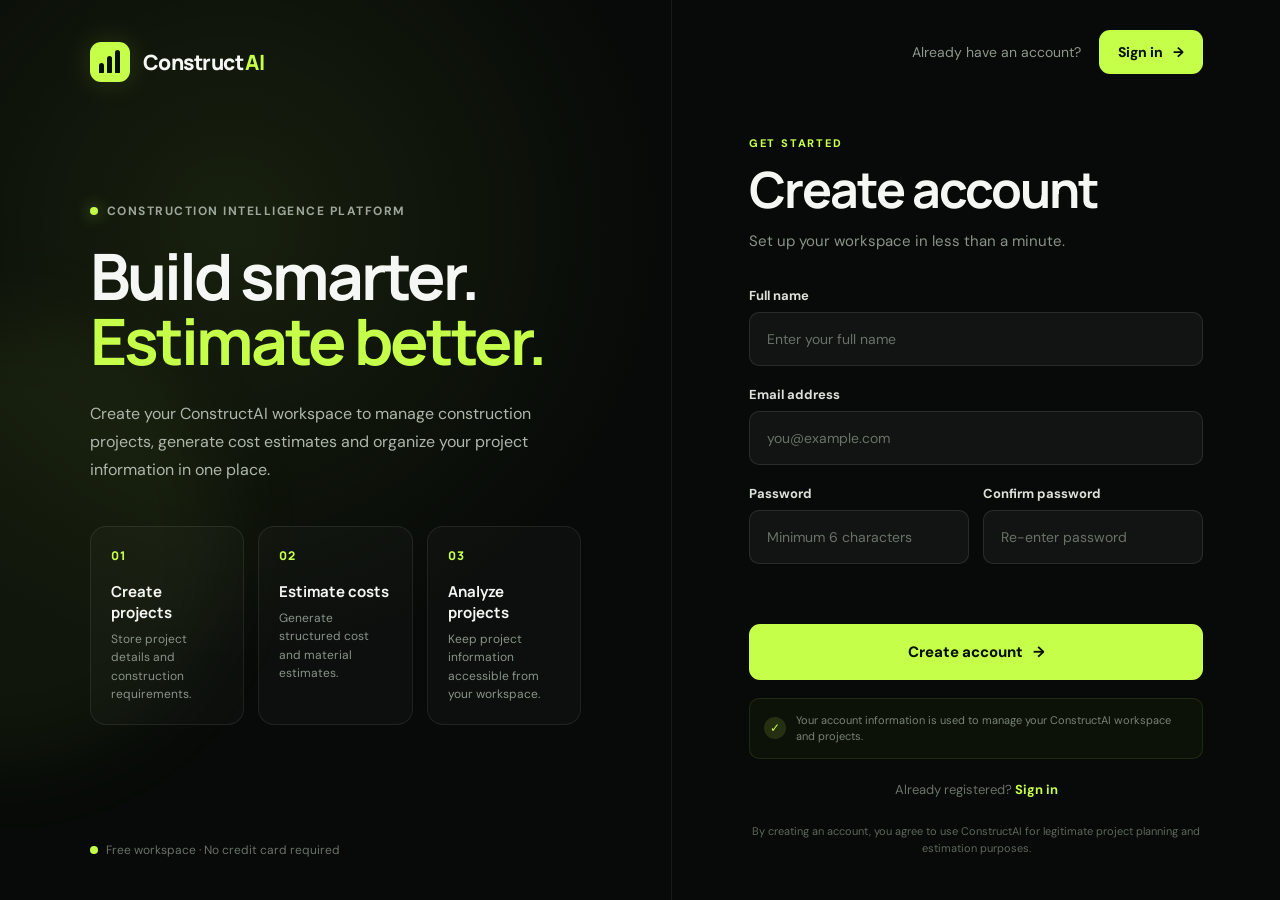
<file: frontend/sighup.html>
<!DOCTYPE html>
<html lang="en">

<head>

    <meta charset="UTF-8">

    <meta
        name="viewport"
        content="width=device-width, initial-scale=1.0"
    >

    <meta
        name="description"
        content="Create your ConstructAI account."
    >

    <title>Create Account — ConstructAI</title>

    <link
        rel="preconnect"
        href="https://fonts.googleapis.com"
    >

    <link
        rel="preconnect"
        href="https://fonts.gstatic.com"
        crossorigin
    >

    <link
        href="https://fonts.googleapis.com/css2?family=DM+Sans:wght@400;500;600;700&family=Manrope:wght@600;700;800&display=swap"
        rel="stylesheet"
    >


    <style>

        /* =====================================================
           RESET
        ===================================================== */

        * {
            margin: 0;
            padding: 0;
            box-sizing: border-box;
        }


        html {
            scroll-behavior: smooth;
        }


        body {
            min-height: 100vh;

            font-family:
                "DM Sans",
                Arial,
                sans-serif;

            background:
                #070a08;

            color:
                #f4f7f3;
        }


        a {
            text-decoration: none;
            color: inherit;
        }


        button,
        input {
            font-family: inherit;
        }


        /* =====================================================
           PAGE
        ===================================================== */

        .signup-page {

            min-height: 100vh;

            display: grid;

            grid-template-columns:
                1.05fr 0.95fr;

            background:
                radial-gradient(
                    circle at 18% 25%,
                    rgba(191, 255, 74, 0.09),
                    transparent 35%
                ),
                #070a08;
        }


        /* =====================================================
           LEFT SIDE
        ===================================================== */

        .signup-left {

            min-height: 100vh;

            padding:
                42px 7vw 42px;

            display: flex;

            flex-direction: column;

            justify-content: space-between;

            border-right:
                1px solid rgba(255,255,255,0.07);

            position: relative;

            overflow: hidden;
        }


        .signup-left::before {

            content: "";

            position: absolute;

            width: 450px;
            height: 450px;

            left: -220px;
            top: 35%;

            border-radius: 50%;

            background:
                rgba(191,255,74,0.05);

            filter:
                blur(40px);

            pointer-events: none;
        }


        /* =====================================================
           BRAND
        ===================================================== */

        .brand {

            display: inline-flex;

            align-items: center;

            gap: 13px;

            width: fit-content;

            position: relative;

            z-index: 2;
        }


        .brand-mark {

            width: 40px;
            height: 40px;

            border-radius: 11px;

            background:
                #c6ff4a;

            display: flex;

            align-items: flex-end;

            justify-content: center;

            gap: 3px;

            padding: 9px 8px;

            box-shadow:
                0 0 30px
                rgba(198,255,74,0.15);
        }


        .brand-mark span {

            width: 5px;

            background:
                #071006;

            border-radius: 3px 3px 1px 1px;
        }


        .brand-mark span:nth-child(1) {
            height: 10px;
        }


        .brand-mark span:nth-child(2) {
            height: 17px;
        }


        .brand-mark span:nth-child(3) {
            height: 23px;
        }


        .brand-text {

            display: flex;

            align-items: baseline;

            gap: 2px;

            font-family:
                "Manrope",
                sans-serif;

            font-size: 21px;

            letter-spacing: -0.5px;
        }


        .brand-text strong {
            font-weight: 800;
        }


        .brand-text span {

            color:
                #c6ff4a;

            font-weight: 800;
        }


        /* =====================================================
           LEFT CONTENT
        ===================================================== */

        .left-content {

            max-width: 610px;

            position: relative;

            z-index: 2;
        }


        .eyebrow {

            display: inline-flex;

            align-items: center;

            gap: 9px;

            margin-bottom: 24px;

            color:
                #9da79b;

            font-size: 12px;

            font-weight: 700;

            letter-spacing: 1.5px;

            text-transform: uppercase;
        }


        .eyebrow-dot {

            width: 8px;
            height: 8px;

            border-radius: 50%;

            background:
                #c6ff4a;

            box-shadow:
                0 0 15px
                rgba(198,255,74,0.55);
        }


        .left-content h1 {

            max-width: 620px;

            font-family:
                "Manrope",
                sans-serif;

            font-size:
                clamp(42px, 5vw, 72px);

            line-height:
                1.02;

            letter-spacing:
                -3px;

            margin-bottom: 26px;
        }


        .left-content h1 span {
            color:
                #c6ff4a;
        }


        .left-description {

            max-width: 560px;

            color:
                #aeb7ac;

            font-size: 16px;

            line-height: 1.75;

            margin-bottom: 42px;
        }


        /* =====================================================
           BENEFITS
        ===================================================== */

        .benefits {

            display: grid;

            grid-template-columns:
                repeat(3, 1fr);

            gap: 14px;

            max-width: 700px;
        }


        .benefit {

            min-height: 135px;

            padding: 20px;

            border:
                1px solid
                rgba(255,255,255,0.08);

            border-radius: 16px;

            background:
                rgba(255,255,255,0.025);

            transition:
                transform .25s ease,
                border-color .25s ease;
        }


        .benefit:hover {

            transform:
                translateY(-4px);

            border-color:
                rgba(198,255,74,0.3);
        }


        .benefit-number {

            color:
                #c6ff4a;

            font-family:
                "Manrope",
                sans-serif;

            font-size: 12px;

            font-weight: 800;

            letter-spacing: 1px;

            margin-bottom: 17px;
        }


        .benefit h3 {

            font-family:
                "Manrope",
                sans-serif;

            font-size: 15px;

            margin-bottom: 7px;
        }


        .benefit p {

            color:
                #899389;

            font-size: 12px;

            line-height: 1.55;
        }


        /* =====================================================
           LEFT FOOTER
        ===================================================== */

        .left-footer {

            color:
                #697269;

            font-size: 12px;

            display: flex;

            align-items: center;

            gap: 8px;

            position: relative;

            z-index: 2;
        }


        .left-footer-dot {

            width: 8px;
            height: 8px;

            background:
                #c6ff4a;

            border-radius: 50%;
        }


        /* =====================================================
           RIGHT SIDE
        ===================================================== */

        .signup-right {

            min-height: 100vh;

            padding:
                30px 6vw;

            display: flex;

            flex-direction: column;
        }


        /* =====================================================
           TOP RIGHT
        ===================================================== */

        .top-right {

            display: flex;

            justify-content: flex-end;

            align-items: center;

            gap: 18px;

            color:
                #8d978c;

            font-size: 14px;

            margin-bottom: 50px;
        }


        .signin-button {

            display: inline-flex;

            align-items: center;

            gap: 10px;

            padding:
                13px 19px;

            border-radius: 11px;

            background:
                #c6ff4a;

            color:
                #071006;

            font-weight: 800;

            transition:
                transform .2s ease,
                box-shadow .2s ease;
        }


        .signin-button:hover {

            transform:
                translateY(-2px);

            box-shadow:
                0 12px 30px
                rgba(198,255,74,0.15);
        }


        /* =====================================================
           FORM WRAPPER
        ===================================================== */

        .form-wrapper {

            width: 100%;

            max-width: 540px;

            margin:
                auto;
        }


        .form-kicker {

            color:
                #c6ff4a;

            font-size: 11px;

            font-weight: 800;

            letter-spacing: 1.8px;

            text-transform: uppercase;

            margin-bottom: 13px;
        }


        .form-wrapper h2 {

            font-family:
                "Manrope",
                sans-serif;

            font-size:
                clamp(36px, 4vw, 50px);

            line-height: 1.05;

            letter-spacing:
                -2px;

            margin-bottom: 13px;
        }


        .form-subtitle {

            color:
                #899389;

            font-size: 15px;

            line-height: 1.6;

            margin-bottom: 34px;
        }


        /* =====================================================
           FORM
        ===================================================== */

        .signup-form {

            display: flex;

            flex-direction: column;

            gap: 20px;
        }


        .field {

            display: flex;

            flex-direction: column;

            gap: 8px;
        }


        .field label {

            color:
                #dce2da;

            font-size: 13px;

            font-weight: 700;
        }


        .field input {

            width: 100%;

            height: 54px;

            padding:
                0 17px;

            border:
                1px solid
                rgba(255,255,255,0.10);

            border-radius: 10px;

            outline: none;

            background:
                rgba(255,255,255,0.045);

            color:
                #ffffff;

            font-size: 14px;

            transition:
                border-color .2s ease,
                background .2s ease,
                box-shadow .2s ease;
        }


        .field input::placeholder {
            color:
                #697269;
        }


        .field input:focus {

            border-color:
                #c6ff4a;

            background:
                rgba(255,255,255,0.06);

            box-shadow:
                0 0 0 3px
                rgba(198,255,74,0.08);
        }


        /* =====================================================
           PASSWORD ROW
        ===================================================== */

        .password-grid {

            display: grid;

            grid-template-columns:
                1fr 1fr;

            gap: 14px;
        }


        /* =====================================================
           MESSAGE
        ===================================================== */

        #signupMessage {

            min-height: 20px;

            color:
                #c6ff4a;

            font-size: 13px;

            line-height: 1.5;
        }


        /* =====================================================
           CREATE BUTTON
        ===================================================== */

        .create-button {

            width: 100%;

            height: 56px;

            border: none;

            border-radius: 11px;

            background:
                #c6ff4a;

            color:
                #071006;

            font-size: 15px;

            font-weight: 800;

            cursor: pointer;

            display: flex;

            align-items: center;

            justify-content: center;

            gap: 10px;

            transition:
                transform .2s ease,
                box-shadow .2s ease,
                opacity .2s ease;
        }


        .create-button:hover {

            transform:
                translateY(-2px);

            box-shadow:
                0 16px 35px
                rgba(198,255,74,0.16);
        }


        .create-button:active {
            transform:
                translateY(0);
        }


        .create-button:disabled {

            cursor:
                not-allowed;

            opacity:
                0.6;
        }


        /* =====================================================
           SECURITY NOTE
        ===================================================== */

        .security-note {

            display: flex;

            align-items: center;

            gap: 10px;

            margin-top: 18px;

            padding:
                13px 14px;

            border:
                1px solid
                rgba(198,255,74,0.10);

            border-radius: 10px;

            background:
                rgba(198,255,74,0.035);

            color:
                #788276;

            font-size: 11px;

            line-height: 1.5;
        }


        .security-icon {

            width: 22px;
            height: 22px;

            flex: 0 0 22px;

            border-radius: 50%;

            display: flex;

            align-items: center;

            justify-content: center;

            background:
                rgba(198,255,74,0.13);

            color:
                #c6ff4a;

            font-size: 12px;
        }


        /* =====================================================
           BOTTOM
        ===================================================== */

        .form-bottom {

            margin-top: 22px;

            text-align: center;

            color:
                #697269;

            font-size: 13px;
        }


        .form-bottom a {

            color:
                #c6ff4a;

            font-weight: 700;
        }


        .legal {

            margin-top: 25px;

            color:
                #5e675e;

            font-size: 11px;

            line-height: 1.6;

            text-align: center;
        }


        /* =====================================================
           RESPONSIVE
        ===================================================== */

        @media (max-width: 1050px) {

            .signup-page {

                grid-template-columns:
                    1fr;
            }


            .signup-left {

                min-height:
                    auto;

                padding:
                    35px 7vw;
            }


            .left-content {

                margin:
                    70px 0;
            }


            .signup-right {

                min-height:
                    auto;

                padding:
                    35px 7vw 60px;
            }


            .form-wrapper {

                margin:
                    0 auto;
            }
        }


        @media (max-width: 650px) {

            .signup-left {

                padding:
                    28px 22px;
            }


            .signup-right {

                padding:
                    25px 22px 50px;
            }


            .top-right {

                margin-bottom:
                    35px;

                font-size:
                    12px;
            }


            .signin-button {

                padding:
                    11px 14px;
            }


            .left-content {

                margin:
                    60px 0;
            }


            .left-content h1 {

                font-size:
                    43px;

                letter-spacing:
                    -2px;
            }


            .left-description {

                font-size:
                    14px;
            }


            .benefits {

                grid-template-columns:
                    1fr;
            }


            .benefit {

                min-height:
                    auto;
            }


            .password-grid {

                grid-template-columns:
                    1fr;
            }


            .form-wrapper h2 {

                font-size:
                    38px;
            }
        }


    </style>

</head>


<body>


    <div class="signup-page">


        <!-- =================================================
             LEFT PANEL
        ================================================== -->

        <section class="signup-left">


            <!-- BRAND -->

            <a
                href="index.html"
                class="brand"
            >

                <div class="brand-mark">

                    <span></span>
                    <span></span>
                    <span></span>

                </div>


                <div class="brand-text">

                    <strong>
                        Construct
                    </strong>

                    <span>
                        AI
                    </span>

                </div>

            </a>



            <!-- CONTENT -->

            <div class="left-content">


                <div class="eyebrow">

                    <span class="eyebrow-dot"></span>

                    Construction intelligence platform

                </div>


                <h1>

                    Build smarter.
                    <span>
                        Estimate better.
                    </span>

                </h1>


                <p class="left-description">

                    Create your ConstructAI workspace to
                    manage construction projects, generate
                    cost estimates and organize your project
                    information in one place.

                </p>



                <div class="benefits">


                    <div class="benefit">

                        <div class="benefit-number">
                            01
                        </div>

                        <h3>
                            Create projects
                        </h3>

                        <p>
                            Store project details and
                            construction requirements.
                        </p>

                    </div>



                    <div class="benefit">

                        <div class="benefit-number">
                            02
                        </div>

                        <h3>
                            Estimate costs
                        </h3>

                        <p>
                            Generate structured cost
                            and material estimates.
                        </p>

                    </div>



                    <div class="benefit">

                        <div class="benefit-number">
                            03
                        </div>

                        <h3>
                            Analyze projects
                        </h3>

                        <p>
                            Keep project information
                            accessible from your workspace.
                        </p>

                    </div>

                </div>

            </div>



            <!-- FOOTER -->

            <div class="left-footer">

                <span class="left-footer-dot"></span>

                Free workspace · No credit card required

            </div>

        </section>



        <!-- =================================================
             RIGHT PANEL
        ================================================== -->

        <section class="signup-right">


            <!-- TOP -->

            <div class="top-right">

                <span>
                    Already have an account?
                </span>


                <a
                    href="login.html"
                    class="signin-button"
                >

                    Sign in

                    <span>
                        →
                    </span>

                </a>

            </div>



            <!-- FORM -->

            <div class="form-wrapper">


                <div class="form-kicker">
                    GET STARTED
                </div>


                <h2>
                    Create account
                </h2>


                <p class="form-subtitle">

                    Set up your workspace in less than
                    a minute.

                </p>



                <form
                    id="signupForm"
                    class="signup-form"
                >


                    <!-- FULL NAME -->

                    <div class="field">

                        <label for="fullName">
                            Full name
                        </label>

                        <input
                            type="text"
                            id="fullName"
                            name="full_name"
                            placeholder="Enter your full name"
                            autocomplete="name"
                            required
                        >

                    </div>



                    <!-- EMAIL -->

                    <div class="field">

                        <label for="email">
                            Email address
                        </label>

                        <input
                            type="email"
                            id="email"
                            name="email"
                            placeholder="you@example.com"
                            autocomplete="email"
                            required
                        >

                    </div>



                    <!-- PASSWORDS -->

                    <div class="password-grid">


                        <div class="field">

                            <label for="password">
                                Password
                            </label>

                            <input
                                type="password"
                                id="password"
                                name="password"
                                placeholder="Minimum 6 characters"
                                autocomplete="new-password"
                                minlength="6"
                                required
                            >

                        </div>



                        <div class="field">

                            <label for="confirmPassword">
                                Confirm password
                            </label>

                            <input
                                type="password"
                                id="confirmPassword"
                                name="confirm_password"
                                placeholder="Re-enter password"
                                autocomplete="new-password"
                                minlength="6"
                                required
                            >

                        </div>

                    </div>



                    <!-- MESSAGE -->

                    <div
                        id="signupMessage"
                        aria-live="polite"
                    ></div>



                    <!-- BUTTON -->

                    <button
                        type="submit"
                        class="create-button"
                    >

                        Create account

                        <span>
                            →
                        </span>

                    </button>


                </form>



                <!-- SECURITY -->

                <div class="security-note">

                    <span class="security-icon">
                        ✓
                    </span>

                    <span>
                        Your account information is used
                        to manage your ConstructAI workspace
                        and projects.
                    </span>

                </div>



                <!-- SIGN IN -->

                <div class="form-bottom">

                    Already registered?

                    <a href="login.html">
                        Sign in
                    </a>

                </div>



                <p class="legal">

                    By creating an account, you agree to use
                    ConstructAI for legitimate project planning
                    and estimation purposes.

                </p>

            </div>

        </section>

    </div>



    <!-- =====================================================
         APP JAVASCRIPT
    ====================================================== -->

    <script src="js/app.js"></script>


</body>

</html>
</file>
<file: frontend/css/style.css>
/* =========================================================
   CONSTRUCTAI — PREMIUM DESIGN SYSTEM
   ========================================================= */

:root {
    --bg: #070908;
    --bg-soft: #0c0f0d;
    --surface: #101411;
    --surface-2: #151a16;
    --surface-3: #1b211d;

    --text: #f3f5f1;
    --text-soft: #a7afa9;
    --text-muted: #727b74;

    --accent: #c7f36a;
    --accent-dark: #9fc746;

    --border: rgba(255, 255, 255, 0.09);
    --border-light: rgba(255, 255, 255, 0.14);

    --white: #ffffff;

    --container: 1240px;

    --radius-sm: 10px;
    --radius-md: 18px;
    --radius-lg: 28px;
    --radius-xl: 36px;

    --shadow:
        0 30px 80px rgba(0, 0, 0, 0.35);
}


/* =========================================================
   RESET
   ========================================================= */

* {
    margin: 0;
    padding: 0;
    box-sizing: border-box;
}

html {
    scroll-behavior: smooth;
}

body {
    background: var(--bg);
    color: var(--text);
    font-family: "DM Sans", sans-serif;
    line-height: 1.6;
    overflow-x: hidden;
}

a {
    color: inherit;
    text-decoration: none;
}

button,
input,
select,
textarea {
    font: inherit;
}

img {
    max-width: 100%;
    display: block;
}

.container {
    width: min(
        calc(100% - 48px),
        var(--container)
    );

    margin-inline: auto;
}


/* =========================================================
   HEADER
   ========================================================= */

.site-header {
    position: fixed;
    top: 0;
    left: 0;
    right: 0;

    z-index: 100;

    border-bottom: 1px solid var(--border);

    background:
        rgba(7, 9, 8, 0.78);

    backdrop-filter: blur(22px);
    -webkit-backdrop-filter: blur(22px);
}

.nav-container {
    width: min(
        calc(100% - 48px),
        var(--container)
    );

    height: 82px;

    margin-inline: auto;

    display: flex;
    align-items: center;
    justify-content: space-between;
}


/* =========================================================
   BRAND
   ========================================================= */

.brand {
    display: inline-flex;
    align-items: center;
    gap: 11px;
}

.brand-mark {
    width: 32px;
    height: 32px;

    display: flex;
    align-items: flex-end;
    gap: 3px;

    padding: 5px;

    border-radius: 9px;

    background: var(--accent);
}

.brand-mark span {
    display: block;
    width: 5px;

    background: #111510;

    border-radius: 2px 2px 0 0;
}

.brand-mark span:nth-child(1) {
    height: 10px;
}

.brand-mark span:nth-child(2) {
    height: 16px;
}

.brand-mark span:nth-child(3) {
    height: 21px;
}

.brand-text {
    font-family: "Manrope", sans-serif;
    font-size: 18px;
    letter-spacing: -0.7px;
}

.brand-text strong {
    font-weight: 800;
}

.brand-text span {
    color: var(--accent);
    font-weight: 800;
}


/* =========================================================
   NAVIGATION
   ========================================================= */

.main-nav {
    display: flex;
    align-items: center;
    gap: 34px;
}

.main-nav a {
    color: var(--text-soft);

    font-size: 14px;
    font-weight: 500;

    transition:
        color 0.2s ease,
        transform 0.2s ease;
}

.main-nav a:hover {
    color: var(--text);
    transform: translateY(-1px);
}

.nav-actions {
    display: flex;
    align-items: center;
    gap: 22px;
}

.nav-login {
    color: var(--text-soft);

    font-size: 14px;
    font-weight: 600;

    transition: color 0.2s ease;
}

.nav-login:hover {
    color: var(--text);
}

.nav-cta {
    display: inline-flex;
    align-items: center;
    gap: 13px;

    padding: 12px 17px;

    border: 1px solid rgba(199, 243, 106, 0.25);
    border-radius: 10px;

    background: var(--accent);
    color: #10140c;

    font-size: 13px;
    font-weight: 800;

    transition:
        transform 0.2s ease,
        box-shadow 0.2s ease;
}

.nav-cta:hover {
    transform: translateY(-2px);

    box-shadow:
        0 10px 30px rgba(199, 243, 106, 0.16);
}

.nav-cta span {
    font-size: 17px;
}


/* =========================================================
   HERO
   ========================================================= */

.hero {
    position: relative;

    min-height: 920px;

    padding-top: 82px;

    display: flex;
    align-items: center;

    overflow: hidden;

    background:
        radial-gradient(
            circle at 72% 36%,
            rgba(199, 243, 106, 0.075),
            transparent 30%
        ),
        radial-gradient(
            circle at 10% 80%,
            rgba(255, 255, 255, 0.025),
            transparent 30%
        );
}

.hero::before {
    content: "";

    position: absolute;

    inset: 0;

    pointer-events: none;

    opacity: 0.35;

    background-image:
        linear-gradient(
            rgba(255, 255, 255, 0.025) 1px,
            transparent 1px
        ),
        linear-gradient(
            90deg,
            rgba(255, 255, 255, 0.025) 1px,
            transparent 1px
        );

    background-size: 80px 80px;

    mask-image:
        linear-gradient(
            to bottom,
            black,
            transparent 75%
        );
}

.hero-grid {
    position: relative;
    z-index: 2;

    width: min(
        calc(100% - 48px),
        var(--container)
    );

    margin-inline: auto;

    display: grid;
    grid-template-columns: 1fr 0.9fr;

    gap: 70px;

    align-items: center;
}

.hero-content {
    max-width: 650px;
}

.eyebrow {
    display: inline-flex;
    align-items: center;
    gap: 9px;

    padding: 8px 12px;

    margin-bottom: 28px;

    border: 1px solid var(--border);
    border-radius: 999px;

    background: rgba(255, 255, 255, 0.025);

    color: var(--text-soft);

    font-size: 11px;
    font-weight: 700;

    letter-spacing: 1.2px;
    text-transform: uppercase;
}

.eyebrow-dot {
    width: 7px;
    height: 7px;

    border-radius: 50%;

    background: var(--accent);

    box-shadow:
        0 0 15px rgba(199, 243, 106, 0.7);
}

.hero h1 {
    max-width: 680px;

    font-family: "Manrope", sans-serif;

    font-size: clamp(
        52px,
        6vw,
        82px
    );

    line-height: 0.98;

    letter-spacing: -4px;

    font-weight: 800;
}

.hero h1 span {
    color: var(--accent);
}

.hero-description {
    max-width: 590px;

    margin-top: 30px;

    color: var(--text-soft);

    font-size: 17px;
    line-height: 1.75;
}

.hero-actions {
    display: flex;
    align-items: center;
    gap: 13px;

    margin-top: 38px;
}

.primary-button,
.secondary-button {
    min-height: 52px;

    display: inline-flex;
    align-items: center;
    justify-content: center;

    gap: 15px;

    padding: 0 21px;

    border-radius: 11px;

    font-size: 14px;
    font-weight: 800;

    transition:
        transform 0.2s ease,
        box-shadow 0.2s ease,
        border-color 0.2s ease;
}

.primary-button {
    background: var(--accent);
    color: #11150d;

    box-shadow:
        0 15px 35px rgba(199, 243, 106, 0.08);
}

.primary-button:hover {
    transform: translateY(-3px);

    box-shadow:
        0 18px 40px rgba(199, 243, 106, 0.17);
}

.secondary-button {
    border: 1px solid var(--border-light);
    background: rgba(255, 255, 255, 0.025);

    color: var(--text-soft);
}

.secondary-button:hover {
    border-color: rgba(255, 255, 255, 0.25);
    color: var(--text);

    transform: translateY(-2px);
}

.primary-button span,
.secondary-button span {
    font-size: 18px;
}

.hero-trust {
    display: flex;
    align-items: center;

    margin-top: 65px;
}

.trust-item {
    display: flex;
    flex-direction: column;
    gap: 2px;
}

.trust-item strong {
    color: var(--accent);

    font-family: "Manrope", sans-serif;

    font-size: 12px;
}

.trust-item span {
    color: var(--text-muted);

    font-size: 11px;
}

.trust-divider {
    width: 1px;
    height: 30px;

    margin: 0 22px;

    background: var(--border);
}


/* =========================================================
   HERO VISUAL
   ========================================================= */

.hero-visual {
    position: relative;

    min-height: 590px;

    display: flex;
    align-items: center;
    justify-content: center;
}

.visual-glow {
    position: absolute;

    width: 390px;
    height: 390px;

    border-radius: 50%;

    background:
        radial-gradient(
            circle,
            rgba(199, 243, 106, 0.13),
            transparent 67%
        );

    filter: blur(20px);
}

.estimation-card {
    position: relative;
    z-index: 3;

    width: 420px;

    padding: 28px;

    border: 1px solid var(--border-light);
    border-radius: 24px;

    background:
        linear-gradient(
            145deg,
            rgba(25, 31, 26, 0.96),
            rgba(11, 14, 12, 0.97)
        );

    box-shadow:
        0 40px 100px rgba(0, 0, 0, 0.48),
        inset 0 1px rgba(255, 255, 255, 0.045);

    transform: rotate(2deg);
}

.estimation-top {
    display: flex;
    align-items: flex-start;
    justify-content: space-between;

    padding-bottom: 22px;

    border-bottom: 1px solid var(--border);
}

.mini-label {
    display: block;

    margin-bottom: 6px;

    color: var(--text-muted);

    font-size: 9px;
    font-weight: 800;

    letter-spacing: 1.5px;
}

.estimation-top h3 {
    font-family: "Manrope", sans-serif;

    font-size: 20px;
    letter-spacing: -0.8px;
}

.live-badge {
    padding: 5px 8px;

    border-radius: 6px;

    background: rgba(199, 243, 106, 0.09);

    color: var(--accent);

    font-size: 8px;
    font-weight: 800;

    letter-spacing: 1px;
}

.estimate-main {
    padding: 27px 0 21px;
}

.estimate-main > span {
    display: block;

    color: var(--text-muted);

    font-size: 11px;
}

.estimate-main strong {
    display: block;

    margin-top: 5px;

    font-family: "Manrope", sans-serif;

    font-size: 42px;
    line-height: 1.1;

    letter-spacing: -2px;
}

.estimate-main small {
    display: block;

    margin-top: 7px;

    color: var(--accent);

    font-size: 11px;
}

.estimate-line {
    width: 100%;
    height: 5px;

    overflow: hidden;

    border-radius: 999px;

    background: rgba(255, 255, 255, 0.06);
}

.estimate-line span {
    display: block;

    width: 73%;
    height: 100%;

    border-radius: inherit;

    background: var(--accent);
}

.estimate-stats {
    display: grid;
    grid-template-columns: 1fr 1fr;

    gap: 15px;

    padding: 23px 0;

    border-bottom: 1px solid var(--border);
}

.estimate-stats div {
    display: flex;
    flex-direction: column;
    gap: 4px;
}

.estimate-stats span {
    color: var(--text-muted);
    font-size: 10px;
}

.estimate-stats strong {
    font-size: 13px;
}

.cost-breakdown {
    padding-top: 20px;
}

.breakdown-heading {
    display: flex;
    justify-content: space-between;

    margin-bottom: 14px;

    color: var(--text-muted);

    font-size: 10px;
}

.breakdown-row {
    display: flex;
    align-items: center;
    justify-content: space-between;

    padding: 8px 0;
}

.breakdown-name {
    display: flex;
    align-items: center;
    gap: 9px;

    color: var(--text-soft);

    font-size: 11px;
}

.breakdown-name i {
    width: 7px;
    height: 7px;

    border-radius: 2px;

    background: var(--accent);
}

.breakdown-row:nth-child(3) .breakdown-name i {
    opacity: 0.75;
}

.breakdown-row:nth-child(4) .breakdown-name i {
    opacity: 0.5;
}

.breakdown-row:nth-child(5) .breakdown-name i {
    opacity: 0.3;
}

.breakdown-row strong {
    font-size: 11px;
}


/* =========================================================
   FLOATING CARDS
   ========================================================= */

.floating-card {
    position: absolute;
    z-index: 5;

    display: flex;
    align-items: center;
    gap: 11px;

    padding: 13px 15px;

    border: 1px solid var(--border-light);
    border-radius: 13px;

    background:
        rgba(17, 21, 18, 0.93);

    backdrop-filter: blur(15px);

    box-shadow:
        0 20px 45px rgba(0, 0, 0, 0.35);
}

.floating-card span {
    display: block;

    margin-bottom: 2px;

    color: var(--text-muted);

    font-size: 9px;
}

.floating-card strong {
    font-size: 12px;
}

.floating-icon {
    width: 31px;
    height: 31px;

    display: grid;
    place-items: center;

    border-radius: 8px;

    background: rgba(199, 243, 106, 0.1);

    color: var(--accent);

    font-size: 12px;
    font-weight: 800;
}

.material-card {
    left: 0;
    bottom: 100px;
}

.accuracy-card {
    right: -5px;
    top: 115px;
}

.accuracy-circle {
    width: 38px;
    height: 38px;

    display: grid;
    place-items: center;

    border: 2px solid var(--accent);
    border-radius: 50%;

    color: var(--accent);

    font-size: 11px;
    font-weight: 800;
}


/* =========================================================
   TRUST STRIP
   ========================================================= */

.trust-strip {
    border-top: 1px solid var(--border);
    border-bottom: 1px solid var(--border);

    background: var(--bg-soft);
}

.trust-strip .container {
    min-height: 110px;

    display: flex;
    align-items: center;
    justify-content: space-between;

    gap: 30px;
}

.trust-label {
    color: var(--text-muted);

    font-size: 9px;
    font-weight: 800;

    letter-spacing: 1.5px;
}

.trust-lines {
    display: flex;
    align-items: center;
    gap: 42px;
}

.trust-lines span {
    color: #4e5650;

    font-family: "Manrope", sans-serif;

    font-size: 12px;
    font-weight: 800;

    letter-spacing: 1px;
}


/* =========================================================
   GENERAL SECTIONS
   ========================================================= */

.section {
    padding: 145px 0;
}

.section-heading,
.workflow-header {
    display: grid;
    grid-template-columns: 1fr 0.55fr;

    gap: 80px;

    align-items: end;

    margin-bottom: 70px;
}

.section-kicker {
    display: block;

    margin-bottom: 18px;

    color: var(--accent);

    font-size: 10px;
    font-weight: 800;

    letter-spacing: 2px;
}

.section-heading h2,
.workflow-header h2,
.about-section h2,
.solution-copy h2,
.cta-inner h2 {
    font-family: "Manrope", sans-serif;

    font-size: clamp(
        38px,
        4.3vw,
        60px
    );

    line-height: 1.04;

    letter-spacing: -2.7px;

    font-weight: 800;
}

.section-heading > p,
.workflow-header > p {
    color: var(--text-soft);

    font-size: 15px;
    line-height: 1.8;
}


/* =========================================================
   FEATURE GRID
   ========================================================= */

.feature-grid {
    display: grid;

    grid-template-columns:
        1.2fr
        0.8fr;

    gap: 18px;
}

.feature-card {
    position: relative;

    min-height: 330px;

    padding: 30px;

    overflow: hidden;

    border: 1px solid var(--border);
    border-radius: var(--radius-lg);

    background:
        linear-gradient(
            145deg,
            rgba(255, 255, 255, 0.035),
            rgba(255, 255, 255, 0.012)
        );

    transition:
        transform 0.25s ease,
        border-color 0.25s ease,
        background 0.25s ease;
}

.feature-card:hover {
    transform: translateY(-5px);

    border-color: var(--border-light);

    background:
        linear-gradient(
            145deg,
            rgba(255, 255, 255, 0.055),
            rgba(255, 255, 255, 0.018)
        );
}

.feature-large {
    min-height: 400px;
}

.feature-wide {
    grid-column: 1 / -1;

    min-height: 300px;

    display: grid;
    grid-template-columns: 1fr 1fr;

    gap: 60px;
}

.feature-number {
    color: #454c47;

    font-family: "Manrope", sans-serif;

    font-size: 11px;
    font-weight: 800;

    letter-spacing: 1px;
}

.feature-icon {
    width: 42px;
    height: 42px;

    display: grid;
    place-items: center;

    margin-top: 34px;

    border: 1px solid rgba(199, 243, 106, 0.16);
    border-radius: 11px;

    background: rgba(199, 243, 106, 0.07);

    color: var(--accent);

    font-size: 13px;
    font-weight: 800;
}

.feature-card h3 {
    margin-top: 20px;

    font-family: "Manrope", sans-serif;

    font-size: 23px;

    letter-spacing: -0.9px;
}

.feature-card p {
    max-width: 470px;

    margin-top: 12px;

    color: var(--text-muted);

    font-size: 13px;
    line-height: 1.75;
}


/* =========================================================
   FEATURE VISUAL
   ========================================================= */

.feature-visual {
    position: absolute;

    right: 30px;
    bottom: 32px;

    width: 42%;

    padding: 23px;

    border: 1px solid var(--border);
    border-radius: 15px;

    background: rgba(0, 0, 0, 0.17);
}

.visual-bar {
    height: 7px;

    margin: 15px 0;

    overflow: hidden;

    border-radius: 999px;

    background: rgba(255, 255, 255, 0.05);
}

.visual-bar span {
    display: block;
    height: 100%;

    border-radius: inherit;

    background: var(--accent);
}

.visual-bar:nth-child(2) span {
    opacity: 0.65;
}

.visual-bar:nth-child(3) span {
    opacity: 0.35;
}


/* =========================================================
   AI VISUAL
   ========================================================= */

.ai-visual {
    position: relative;

    min-height: 220px;

    display: flex;
    align-items: center;
    justify-content: center;

    gap: 8px;

    border: 1px solid var(--border);
    border-radius: 20px;

    background:
        radial-gradient(
            circle at center,
            rgba(199, 243, 106, 0.06),
            transparent 65%
        );
}

.ai-visual span {
    width: 8px;

    border-radius: 99px;

    background: var(--accent);

    animation:
        aiBars 1.5s ease-in-out infinite alternate;
}

.ai-visual span:nth-child(1) {
    height: 45px;
}

.ai-visual span:nth-child(2) {
    height: 90px;
    animation-delay: 0.1s;
}

.ai-visual span:nth-child(3) {
    height: 145px;
    animation-delay: 0.2s;
}

.ai-visual span:nth-child(4) {
    height: 105px;
    animation-delay: 0.3s;
}

.ai-visual span:nth-child(5) {
    height: 65px;
    animation-delay: 0.4s;
}

@keyframes aiBars {
    from {
        transform: scaleY(0.65);
        opacity: 0.4;
    }

    to {
        transform: scaleY(1);
        opacity: 1;
    }
}


/* =========================================================
   WORKFLOW
   ========================================================= */

.workflow-section {
    background: var(--bg-soft);

    border-top: 1px solid var(--border);
    border-bottom: 1px solid var(--border);
}

.workflow {
    position: relative;

    display: grid;
    grid-template-columns: repeat(4, 1fr);

    gap: 28px;
}

.workflow-line {
    position: absolute;

    top: 27px;
    left: 50px;
    right: 50px;

    height: 1px;

    background: var(--border);

    z-index: 0;
}

.workflow-step {
    position: relative;
    z-index: 1;
}

.step-number {
    width: 54px;
    height: 54px;

    display: grid;
    place-items: center;

    margin-bottom: 25px;

    border: 1px solid var(--border-light);
    border-radius: 50%;

    background: var(--surface);

    color: var(--accent);

    font-size: 11px;
    font-weight: 800;
}

.workflow-step > span {
    color: var(--text-muted);

    font-size: 9px;
    font-weight: 800;

    letter-spacing: 1.5px;
}

.workflow-step h3 {
    margin-top: 10px;

    font-family: "Manrope", sans-serif;

    font-size: 19px;

    letter-spacing: -0.6px;
}

.workflow-step p {
    max-width: 240px;

    margin-top: 10px;

    color: var(--text-muted);

    font-size: 12px;
    line-height: 1.7;
}


/* =========================================================
   SOLUTIONS
   ========================================================= */

.solution-panel {
    display: grid;

    grid-template-columns: 0.85fr 1.15fr;

    gap: 70px;

    padding: 75px;

    overflow: hidden;

    border: 1px solid var(--border);
    border-radius: var(--radius-xl);

    background:
        radial-gradient(
            circle at 90% 20%,
            rgba(199, 243, 106, 0.07),
            transparent 35%
        ),
        var(--surface);
}

.solution-copy p {
    max-width: 480px;

    margin: 27px 0 34px;

    color: var(--text-soft);

    font-size: 14px;
    line-height: 1.8;
}


/* =========================================================
   DASHBOARD PREVIEW
   ========================================================= */

.solution-dashboard {
    min-height: 390px;

    padding: 27px;

    border: 1px solid var(--border-light);
    border-radius: 20px;

    background: #0a0d0b;

    box-shadow: var(--shadow);
}

.dashboard-top {
    display: flex;
    justify-content: space-between;

    padding-bottom: 19px;

    border-bottom: 1px solid var(--border);

    color: var(--text-muted);

    font-size: 8px;
    font-weight: 800;

    letter-spacing: 1.5px;
}

.dashboard-value {
    padding-top: 28px;
}

.dashboard-value span {
    display: block;

    color: var(--text-muted);

    font-size: 9px;
    font-weight: 700;

    letter-spacing: 1px;
}

.dashboard-value strong {
    display: block;

    margin-top: 5px;

    font-family: "Manrope", sans-serif;

    font-size: 38px;

    letter-spacing: -2px;
}

.dashboard-value small {
    color: var(--accent);

    font-size: 9px;
}

.dashboard-chart {
    height: 145px;

    display: flex;
    align-items: flex-end;

    gap: 11px;

    margin-top: 25px;

    padding-bottom: 12px;

    border-bottom: 1px solid var(--border);
}

.chart-column {
    flex: 1;

    border-radius: 4px 4px 0 0;

    background: var(--accent);

    opacity: 0.22;
}

.chart-column:nth-child(1) {
    height: 35%;
}

.chart-column:nth-child(2) {
    height: 48%;
}

.chart-column:nth-child(3) {
    height: 42%;
}

.chart-column:nth-child(4) {
    height: 68%;
}

.chart-column:nth-child(5) {
    height: 58%;
}

.chart-column:nth-child(6) {
    height: 79%;
}

.chart-column:nth-child(7) {
    height: 67%;
}

.chart-column:nth-child(8) {
    height: 94%;

    opacity: 0.9;
}

.dashboard-bottom {
    display: grid;
    grid-template-columns: repeat(3, 1fr);

    gap: 20px;

    padding-top: 20px;
}

.dashboard-bottom div {
    display: flex;
    flex-direction: column;
    gap: 4px;
}

.dashboard-bottom span {
    color: var(--text-muted);

    font-size: 8px;
    font-weight: 800;

    letter-spacing: 1px;
}

.dashboard-bottom strong {
    font-size: 14px;
}


/* =========================================================
   ABOUT
   ========================================================= */

.about-section {
    border-top: 1px solid var(--border);
}

.about-grid {
    display: grid;

    grid-template-columns: 1fr 0.8fr;

    gap: 120px;

    align-items: start;
}

.about-copy {
    padding-top: 40px;
}

.about-copy p {
    margin-bottom: 25px;

    color: var(--text-soft);

    font-size: 16px;
    line-height: 1.85;
}


/* =========================================================
   FINAL CTA
   ========================================================= */

.final-cta {
    padding: 130px 0;

    background:
        radial-gradient(
            circle at center,
            rgba(199, 243, 106, 0.09),
            transparent 45%
        ),
        var(--surface);

    border-top: 1px solid var(--border);
    border-bottom: 1px solid var(--border);

    text-align: center;
}

.cta-inner {
    display: flex;
    align-items: center;
    flex-direction: column;
}

.cta-inner .section-kicker {
    margin-bottom: 20px;
}

.cta-inner h2 {
    max-width: 760px;
}

.cta-inner p {
    max-width: 500px;

    margin: 24px auto 30px;

    color: var(--text-soft);

    font-size: 15px;
}

.light-button {
    min-width: 160px;
}


/* =========================================================
   FOOTER
   ========================================================= */

.site-footer {
    background: #050705;
}

.footer-top {
    display: grid;

    grid-template-columns: 1fr 0.7fr;

    gap: 100px;

    padding-top: 80px;
    padding-bottom: 70px;
}

.footer-brand p {
    max-width: 280px;

    margin-top: 18px;

    color: var(--text-muted);

    font-size: 12px;
    line-height: 1.7;
}

.footer-links {
    display: grid;

    grid-template-columns: 1fr 1fr;

    gap: 50px;
}

.footer-links div {
    display: flex;
    flex-direction: column;
    align-items: flex-start;

    gap: 11px;
}

.footer-links span {
    margin-bottom: 7px;

    color: #5e665f;

    font-size: 9px;
    font-weight: 800;

    letter-spacing: 1.5px;
}

.footer-links a {
    color: var(--text-muted);

    font-size: 12px;

    transition: color 0.2s ease;
}

.footer-links a:hover {
    color: var(--text);
}

.footer-bottom {
    min-height: 70px;

    display: flex;
    align-items: center;
    justify-content: space-between;

    border-top: 1px solid var(--border);

    color: #4e554f;

    font-size: 10px;
}


/* =========================================================
   FORM / APP SHARED STYLES
   ========================================================= */

.form-message {
    display: none;
}

.form-message.show {
    display: block;
}


/* =========================================================
   RESPONSIVE — TABLET
   ========================================================= */

@media (max-width: 1050px) {

    .main-nav {
        display: none;
    }

    .hero-grid {
        grid-template-columns: 1fr;

        gap: 60px;

        padding-top: 70px;
    }

    .hero-content {
        max-width: 760px;
    }

    .hero-visual {
        min-height: 520px;
    }

    .section-heading,
    .workflow-header {
        grid-template-columns: 1fr 0.7fr;
    }

    .feature-grid {
        grid-template-columns: 1fr 1fr;
    }

    .feature-large {
        grid-column: 1 / -1;
    }

    .feature-wide {
        grid-column: 1 / -1;
    }

    .solution-panel {
        padding: 50px;

        grid-template-columns: 1fr;
    }

    .about-grid {
        gap: 60px;
    }
}


/* =========================================================
   RESPONSIVE — MOBILE
   ========================================================= */

@media (max-width: 700px) {

    .container,
    .nav-container,
    .hero-grid {
        width: min(
            calc(100% - 30px),
            var(--container)
        );
    }

    .nav-container {
        height: 70px;
    }

    .nav-actions {
        gap: 10px;
    }

    .nav-login {
        display: none;
    }

    .nav-cta {
        padding: 10px 13px;

        font-size: 11px;
    }

    .hero {
        min-height: auto;

        padding-top: 130px;
        padding-bottom: 80px;
    }

    .hero-grid {
        padding-top: 0;
    }

    .hero h1 {
        font-size: 50px;

        letter-spacing: -2.8px;
    }

    .hero-description {
        font-size: 14px;
    }

    .hero-actions {
        flex-direction: column;
        align-items: stretch;
    }

    .primary-button,
    .secondary-button {
        width: 100%;
    }

    .hero-trust {
        margin-top: 45px;
    }

    .trust-divider {
        margin: 0 10px;
    }

    .trust-item span {
        font-size: 9px;
    }

    .hero-visual {
        min-height: 500px;
    }

    .estimation-card {
        width: 100%;
        max-width: 390px;

        padding: 22px;

        transform: none;
    }

    .estimate-main strong {
        font-size: 34px;
    }

    .material-card {
        left: -4px;
        bottom: 45px;
    }

    .accuracy-card {
        right: -4px;
        top: 55px;
    }

    .trust-strip .container {
        min-height: 130px;

        flex-direction: column;
        align-items: flex-start;

        justify-content: center;
    }

    .trust-lines {
        flex-wrap: wrap;

        gap: 13px 24px;
    }

    .trust-lines span {
        font-size: 9px;
    }

    .section {
        padding: 90px 0;
    }

    .section-heading,
    .workflow-header {
        display: block;

        margin-bottom: 50px;
    }

    .section-heading > p,
    .workflow-header > p {
        margin-top: 25px;
    }

    .section-heading h2,
    .workflow-header h2,
    .about-section h2,
    .solution-copy h2,
    .cta-inner h2 {
        font-size: 40px;

        letter-spacing: -1.8px;
    }

    .feature-grid {
        grid-template-columns: 1fr;
    }

    .feature-large {
        grid-column: auto;
    }

    .feature-wide {
        grid-column: auto;

        display: block;
    }

    .feature-visual {
        position: relative;

        right: auto;
        bottom: auto;

        width: 100%;

        margin-top: 35px;
    }

    .ai-visual {
        margin-top: 30px;
    }

    .workflow {
        grid-template-columns: 1fr;

        gap: 40px;
    }

    .workflow-line {
        top: 27px;
        bottom: 27px;

        left: 27px;
        right: auto;

        width: 1px;
        height: auto;
    }

    .workflow-step {
        padding-left: 78px;
    }

    .step-number {
        position: absolute;

        top: 0;
        left: 0;
    }

    .workflow-step p {
        max-width: none;
    }

    .solution-panel {
        padding: 30px 22px;

        border-radius: 25px;
    }

    .solution-dashboard {
        padding: 20px;
    }

    .dashboard-chart {
        gap: 5px;
    }

    .about-grid {
        grid-template-columns: 1fr;

        gap: 0;
    }

    .about-copy {
        padding-top: 25px;
    }

    .footer-top {
        grid-template-columns: 1fr;

        gap: 50px;

        padding-top: 60px;
    }

    .footer-bottom {
        min-height: 90px;

        flex-direction: column;
        align-items: flex-start;
        justify-content: center;

        gap: 5px;
    }
}


/* =========================================================
   VERY SMALL DEVICES
   ========================================================= */

@media (max-width: 400px) {

    .hero h1 {
        font-size: 43px;
    }

    .estimation-card {
        padding: 18px;
    }

    .floating-card {
        transform: scale(0.9);
    }

    .accuracy-card {
        right: -15px;
    }

    .material-card {
        left: -15px;
    }

    .section-heading h2,
    .workflow-header h2,
    .about-section h2,
    .solution-copy h2,
    .cta-inner h2 {
        font-size: 35px;
    }
}
/* =====================================================
   CONSTRUCTAI GLOBAL SIDEBAR
   ===================================================== */

.dashboard-sidebar {
    position: fixed;

    top: 0;
    left: 0;
    bottom: 0;

    width: 255px;

    display: flex;
    flex-direction: column;
    justify-content: space-between;

    padding: 22px 16px;

    background:
        linear-gradient(
            180deg,
            #0d100d 0%,
            #090b09 100%
        );

    border-right: 1px solid
        rgba(255,255,255,0.07);

    z-index: 1000;

    box-sizing: border-box;
}


/* =========================
   SIDEBAR TOP
   ========================= */

.sidebar-top {
    display: flex;

    flex-direction: column;

    min-width: 0;
}


/* =========================
   BRAND
   ========================= */

.dashboard-sidebar .brand {
    display: flex;

    align-items: center;

    gap: 10px;

    padding: 5px 7px;

    color: #f4f6f2;

    text-decoration: none;

    font-family:
        "Manrope",
        sans-serif;
}


.dashboard-sidebar .brand-mark {
    width: 31px;
    height: 31px;

    display: flex;

    align-items: flex-end;

    justify-content: center;

    gap: 3px;

    padding: 6px;

    box-sizing: border-box;

    border-radius: 8px;

    background: #c7f36a;
}


.dashboard-sidebar .brand-mark span {
    display: block;

    width: 4px;

    border-radius: 2px;

    background: #11150e;
}


.dashboard-sidebar .brand-mark span:nth-child(1) {
    height: 9px;
}


.dashboard-sidebar .brand-mark span:nth-child(2) {
    height: 14px;
}


.dashboard-sidebar .brand-mark span:nth-child(3) {
    height: 19px;
}


.dashboard-sidebar .brand-text {
    font-size: 17px;

    font-weight: 800;

    letter-spacing: -0.7px;
}


.dashboard-sidebar .brand-text strong {
    color: #f3f5f0;
}


.dashboard-sidebar .brand-text span {
    color: #c7f36a;
}


/* =========================
   WORKSPACE
   ========================= */

.workspace-label {
    display: flex;

    flex-direction: column;

    gap: 5px;

    margin-top: 42px;

    padding: 0 8px;
}


.workspace-label > span {
    color: #4e5750;

    font-size: 7px;

    font-weight: 800;

    letter-spacing: 1.4px;
}


.workspace-label strong {
    color: #737b75;

    font-size: 9px;

    font-weight: 600;
}


/* =========================
   NAVIGATION
   ========================= */

.sidebar-nav {
    display: flex;

    flex-direction: column;

    gap: 4px;

    margin-top: 25px;
}


.sidebar-link {
    position: relative;

    display: flex;

    align-items: center;

    gap: 11px;

    min-height: 40px;

    padding: 0 11px;

    border: 1px solid transparent;

    border-radius: 8px;

    color: #737b75;

    text-decoration: none;

    font-size: 9px;

    font-weight: 600;

    transition:
        background 0.2s ease,
        color 0.2s ease,
        border-color 0.2s ease;
}


.sidebar-link:hover {
    color: #dce1db;

    background:
        rgba(255,255,255,0.025);
}


.sidebar-link.active {
    color: #e8ece5;

    background:
        rgba(199,243,106,0.065);

    border-color:
        rgba(199,243,106,0.10);
}


.sidebar-link.active::before {
    content: "";

    position: absolute;

    left: -1px;

    top: 9px;

    bottom: 9px;

    width: 2px;

    border-radius: 2px;

    background: #c7f36a;
}


.sidebar-icon {
    width: 18px;

    display: inline-flex;

    align-items: center;

    justify-content: center;

    color: #687169;

    font-size: 12px;
}


.sidebar-link.active .sidebar-icon {
    color: #c7f36a;
}


.sidebar-link small {
    margin-left: auto;

    padding: 3px 5px;

    border-radius: 4px;

    background:
        rgba(255,255,255,0.035);

    color: #4e5750;

    font-size: 5px;

    font-weight: 800;

    letter-spacing: 0.4px;

    text-transform: uppercase;
}


.disabled-link {
    cursor: default;

    opacity: 0.65;
}


/* =========================
   SIDEBAR BOTTOM
   ========================= */

.sidebar-bottom {
    display: flex;

    flex-direction: column;

    gap: 14px;
}


.sidebar-status {
    display: flex;

    align-items: center;

    gap: 9px;

    padding:
        11px 10px;

    border: 1px solid
        rgba(255,255,255,0.055);

    border-radius: 9px;

    background:
        rgba(255,255,255,0.015);
}


.sidebar-status strong {
    display: block;

    color: #747c76;

    font-size: 8px;
}


.sidebar-status small {
    display: block;

    margin-top: 3px;

    color: #444c46;

    font-size: 6px;
}


.sidebar-status .status-dot {
    width: 6px;
    height: 6px;

    flex-shrink: 0;

    border-radius: 50%;

    background: #c7f36a;

    box-shadow:
        0 0 10px
        rgba(199,243,106,0.65);
}


/* =========================
   USER BUTTON
   ========================= */

.sidebar-user {
    width: 100%;

    display: flex;

    align-items: center;

    gap: 9px;

    padding: 9px;

    border: 1px solid
        rgba(255,255,255,0.06);

    border-radius: 9px;

    outline: none;

    background:
        rgba(255,255,255,0.018);

    color: #dce1db;

    cursor: pointer;

    text-align: left;

    font-family:
        "DM Sans",
        sans-serif;

    transition:
        background 0.2s ease,
        border-color 0.2s ease;
}


.sidebar-user:hover {
    background:
        rgba(255,255,255,0.035);

    border-color:
        rgba(255,255,255,0.10);
}


.user-avatar {
    width: 30px;
    height: 30px;

    display: grid;

    place-items: center;

    flex-shrink: 0;

    border-radius: 8px;

    background:
        rgba(199,243,106,0.10);

    color: #c7f36a;

    font-size: 8px;

    font-weight: 800;
}


.user-info {
    min-width: 0;

    flex: 1;
}


.user-info strong {
    display: block;

    overflow: hidden;

    color: #dce1db;

    font-size: 8px;

    font-weight: 700;

    white-space: nowrap;

    text-overflow: ellipsis;
}


.user-info small {
    display: block;

    overflow: hidden;

    margin-top: 3px;

    color: #4e5750;

    font-size: 6px;

    white-space: nowrap;

    text-overflow: ellipsis;
}


.logout-arrow {
    color: #59615b;

    font-size: 11px;
}


/* =====================================================
   RESPONSIVE SIDEBAR
   ===================================================== */

@media (max-width: 850px) {

    .dashboard-sidebar {
        position: relative;

        width: 100%;

        min-height: 62px;

        height: auto;

        flex-direction: row;

        align-items: center;

        padding: 14px 17px;

        border-right: 0;

        border-bottom: 1px solid
            rgba(255,255,255,0.07);
    }


    .sidebar-top {
        width: 100%;
    }


    .workspace-label,
    .sidebar-nav,
    .sidebar-status {
        display: none;
    }


    .sidebar-bottom {
        position: absolute;

        top: 11px;

        right: 17px;

        width: auto;
    }


    .sidebar-user {
        width: auto;

        border: 0;

        padding: 5px;

        background: transparent;
    }


    .user-info,
    .logout-arrow {
        display: none;
    }

}


/* =====================================================
   GLOBAL BUTTON RESET
   ===================================================== */

button {
    font-family:
        "DM Sans",
        sans-serif;
}


/* =====================================================
   BODY RESET
   ===================================================== */

html,
body {
    margin: 0;

    padding: 0;

    min-height: 100%;
}


* {
    box-sizing: border-box;
}
/* =========================================================
   CONSTRUCTAI — COLLAPSED ICON SIDEBAR
   ========================================================= */

.dashboard-sidebar {
    position: fixed !important;

    top: 0 !important;
    left: 0 !important;
    bottom: 0 !important;

    width: 78px !important;

    padding: 18px 10px !important;

    display: flex !important;
    flex-direction: column !important;
    justify-content: space-between !important;

    background: #090c09 !important;

    border-right: 1px solid
        rgba(255,255,255,0.07) !important;

    z-index: 1000 !important;

    box-sizing: border-box !important;
}


/* =========================================================
   LOGO
   ========================================================= */

.dashboard-sidebar .brand {
    width: 100% !important;

    display: flex !important;

    align-items: center !important;
    justify-content: center !important;

    padding: 0 !important;

    text-decoration: none !important;
}


.dashboard-sidebar .brand-mark {
    width: 40px !important;
    height: 40px !important;

    display: flex !important;

    align-items: flex-end !important;
    justify-content: center !important;

    gap: 3px !important;

    padding: 8px !important;

    border-radius: 11px !important;

    background: #c7f36a !important;
}


.dashboard-sidebar .brand-mark span {
    display: block !important;

    width: 5px !important;

    border-radius: 3px !important;

    background: #10140e !important;
}


.dashboard-sidebar .brand-mark span:nth-child(1) {
    height: 12px !important;
}


.dashboard-sidebar .brand-mark span:nth-child(2) {
    height: 18px !important;
}


.dashboard-sidebar .brand-mark span:nth-child(3) {
    height: 24px !important;
}


/* Hide ConstructAI text */

.dashboard-sidebar .brand-text {
    display: none !important;
}


/* =========================================================
   HIDE WORKSPACE TEXT
   ========================================================= */

.dashboard-sidebar .workspace-label {
    display: none !important;
}


/* =========================================================
   NAVIGATION
   ========================================================= */

.dashboard-sidebar .sidebar-nav {
    display: flex !important;

    flex-direction: column !important;

    align-items: center !important;

    gap: 8px !important;

    margin-top: 45px !important;
}


.dashboard-sidebar .sidebar-link {
    position: relative !important;

    width: 48px !important;
    height: 48px !important;

    min-height: 48px !important;

    display: flex !important;

    align-items: center !important;
    justify-content: center !important;

    padding: 0 !important;

    border: 1px solid transparent !important;

    border-radius: 12px !important;

    color: #697169 !important;

    text-decoration: none !important;

    transition:
        background 0.2s ease,
        color 0.2s ease,
        border-color 0.2s ease,
        transform 0.2s ease !important;
}


/* Hide text */

.dashboard-sidebar .sidebar-link > span:not(.sidebar-icon) {
    display: none !important;
}


/* Hide Soon */

.dashboard-sidebar .sidebar-link small {
    display: none !important;
}


/* =========================================================
   ICON
   ========================================================= */

.dashboard-sidebar .sidebar-icon {
    width: 100% !important;

    display: flex !important;

    align-items: center !important;
    justify-content: center !important;

    color: #687169 !important;

    font-size: 17px !important;

    font-weight: 500 !important;
}


/* =========================================================
   ACTIVE
   ========================================================= */

.dashboard-sidebar .sidebar-link.active {
    color: #c7f36a !important;

    background:
        rgba(199,243,106,0.09) !important;

    border-color:
        rgba(199,243,106,0.16) !important;

    box-shadow:
        0 8px 25px
        rgba(0,0,0,0.15) !important;
}


.dashboard-sidebar .sidebar-link.active .sidebar-icon {
    color: #c7f36a !important;
}


/* Active vertical line */

.dashboard-sidebar .sidebar-link.active::before {
    content: "" !important;

    position: absolute !important;

    left: -10px !important;

    top: 12px !important;

    width: 3px !important;

    height: 24px !important;

    border-radius: 0 3px 3px 0 !important;

    background: #c7f36a !important;
}


/* =========================================================
   HOVER
   ========================================================= */

.dashboard-sidebar .sidebar-link:hover {
    color: #e6ebe3 !important;

    background:
        rgba(255,255,255,0.045) !important;

    border-color:
        rgba(255,255,255,0.06) !important;

    transform: translateY(-1px) !important;
}


.dashboard-sidebar .sidebar-link:hover .sidebar-icon {
    color: #c7f36a !important;
}


/* =========================================================
   TOOLTIP
   ========================================================= */

.dashboard-sidebar .sidebar-link::after {
    position: absolute;

    left: 62px;

    top: 50%;

    transform:
        translateY(-50%)
        translateX(-5px);

    padding: 8px 11px;

    border: 1px solid
        rgba(255,255,255,0.08);

    border-radius: 7px;

    background: #151915;

    color: #dfe5dc;

    font-size: 8px;

    font-weight: 600;

    white-space: nowrap;

    opacity: 0;

    visibility: hidden;

    pointer-events: none;

    transition:
        opacity 0.15s ease,
        transform 0.15s ease;

    box-shadow:
        0 10px 30px
        rgba(0,0,0,0.3);

    z-index: 2000;
}


/* Tooltip names */

.dashboard-sidebar .sidebar-link:nth-child(1)::after {
    content: "Overview";
}


.dashboard-sidebar .sidebar-link:nth-child(2)::after {
    content: "New Project";
}


.dashboard-sidebar .sidebar-link:nth-child(3)::after {
    content: "Projects";
}


.dashboard-sidebar .sidebar-link:nth-child(4)::after {
    content: "Reports";
}


.dashboard-sidebar .sidebar-link:nth-child(5)::after {
    content: "Analytics";
}


.dashboard-sidebar .sidebar-link:hover::after {
    opacity: 1;

    visibility: visible;

    transform:
        translateY(-50%)
        translateX(0);
}


/* =========================================================
   BOTTOM AREA
   ========================================================= */

.dashboard-sidebar .sidebar-bottom {
    display: flex !important;

    flex-direction: column !important;

    align-items: center !important;

    gap: 12px !important;
}


/* Hide status text */

.dashboard-sidebar .sidebar-status {
    width: 48px !important;
    height: 48px !important;

    display: flex !important;

    align-items: center !important;
    justify-content: center !important;

    padding: 0 !important;

    border: 1px solid
        rgba(255,255,255,0.06) !important;

    border-radius: 12px !important;

    background:
        rgba(255,255,255,0.015) !important;
}


.dashboard-sidebar .sidebar-status > div {
    display: none !important;
}


.dashboard-sidebar .sidebar-status .status-dot {
    width: 7px !important;
    height: 7px !important;

    margin: 0 !important;

    border-radius: 50% !important;

    background: #c7f36a !important;

    box-shadow:
        0 0 14px
        rgba(199,243,106,0.7) !important;
}


/* =========================================================
   USER
   ========================================================= */

.dashboard-sidebar .sidebar-user {
    position: relative !important;

    width: 48px !important;
    height: 48px !important;

    display: flex !important;

    align-items: center !important;
    justify-content: center !important;

    padding: 0 !important;

    border: 1px solid
        rgba(255,255,255,0.06) !important;

    border-radius: 12px !important;

    background:
        rgba(255,255,255,0.018) !important;
}


.dashboard-sidebar .user-avatar {
    width: 31px !important;
    height: 31px !important;

    display: grid !important;

    place-items: center !important;

    border-radius: 9px !important;

    background:
        rgba(199,243,106,0.10) !important;

    color: #c7f36a !important;

    font-size: 8px !important;

    font-weight: 800 !important;
}


.dashboard-sidebar .user-info,
.dashboard-sidebar .logout-arrow {
    display: none !important;
}


/* =========================================================
   USER TOOLTIP
   ========================================================= */

.dashboard-sidebar .sidebar-user::after {
    content: "Account";

    position: absolute;

    left: 61px;

    top: 50%;

    transform:
        translateY(-50%)
        translateX(-5px);

    padding: 8px 11px;

    border: 1px solid
        rgba(255,255,255,0.08);

    border-radius: 7px;

    background: #151915;

    color: #dfe5dc;

    font-size: 8px;

    font-weight: 600;

    white-space: nowrap;

    opacity: 0;

    visibility: hidden;

    pointer-events: none;

    transition:
        opacity 0.15s ease,
        transform 0.15s ease;
}


.dashboard-sidebar .sidebar-user:hover::after {
    opacity: 1;

    visibility: visible;

    transform:
        translateY(-50%)
        translateX(0);
}


/* =========================================================
   IMPORTANT:
   MOVE PAGE CONTENT BESIDE SIDEBAR
   ========================================================= */

.estimate-main,
.new-project-main {
    margin-left: 78px !important;
}


/* Dashboard */

.dashboard-main {
    margin-left: 78px !important;
}


/* =========================================================
   RESPONSIVE
   ========================================================= */

@media (max-width: 850px) {

    .dashboard-sidebar {
        position: fixed !important;

        width: 64px !important;

        padding: 14px 7px !important;
    }


    .dashboard-sidebar .sidebar-link {
        width: 44px !important;
        height: 44px !important;
    }


    .dashboard-sidebar .sidebar-status,
    .dashboard-sidebar .sidebar-user {
        width: 44px !important;
        height: 44px !important;
    }


    .estimate-main,
    .new-project-main,
    .dashboard-main {
        margin-left: 64px !important;
    }

}
/* =========================================================
   CONSTRUCTAI — READABLE 100% TYPOGRAPHY
   ========================================================= */

/* Main body */
body {
    font-size: 16px !important;
}


/* =========================================================
   SIDEBAR
   ========================================================= */

.dashboard-sidebar .sidebar-link {
    font-size: 14px !important;
}

.dashboard-sidebar .sidebar-icon {
    font-size: 18px !important;
}

.workspace-label > span {
    font-size: 10px !important;
}

.workspace-label strong {
    font-size: 12px !important;
}

.sidebar-status strong {
    font-size: 11px !important;
}

.sidebar-status small {
    font-size: 9px !important;
}

.user-info strong {
    font-size: 11px !important;
}

.user-info small {
    font-size: 9px !important;
}


/* =========================================================
   NEW PROJECT PAGE
   ========================================================= */

.project-page-header h1 {
    font-size: 42px !important;
}

.project-page-header p {
    font-size: 15px !important;
}

.page-kicker {
    font-size: 10px !important;
}

.back-link {
    font-size: 13px !important;
}


.form-kicker {
    font-size: 10px !important;
}

.form-card h2 {
    font-size: 23px !important;
}

.form-card-header p {
    font-size: 12px !important;
}


.input-group label {
    font-size: 13px !important;
}

.input-group input,
.input-group select {
    font-size: 14px !important;
}

.input-group > small {
    font-size: 10px !important;
}


.quality-top strong {
    font-size: 17px !important;
}

.quality-top span {
    font-size: 11px !important;
}

.quality-box p {
    font-size: 11px !important;
}

.quality-box small {
    font-size: 9px !important;
}


.submit-info strong {
    font-size: 12px !important;
}

.submit-info small {
    font-size: 10px !important;
}

.generate-btn {
    font-size: 13px !important;
}


/* =========================================================
   ESTIMATION PAGE
   ========================================================= */

.estimate-header h1 {
    font-size: 42px !important;
}

.estimate-header p {
    font-size: 15px !important;
}

.estimate-kicker {
    font-size: 10px !important;
}

.estimate-header .back-link {
    font-size: 13px !important;
}


.estimate-status {
    font-size: 11px !important;
}

.outline-action {
    font-size: 12px !important;
}


/* Total estimate */

.hero-label {
    font-size: 11px !important;
}

.hero-total {
    font-size: clamp(
        52px,
        5vw,
        76px
    ) !important;
}

.hero-meta small {
    font-size: 9px !important;
}

.hero-meta strong {
    font-size: 14px !important;
}


.confidence-label {
    font-size: 9px !important;
}

.estimate-confidence strong {
    font-size: 14px !important;
}

.estimate-confidence small {
    font-size: 10px !important;
}


/* =========================================================
   SECTION HEADINGS
   ========================================================= */

.estimate-section-heading h2 {
    font-size: 32px !important;
}

.estimate-section-heading > p {
    font-size: 13px !important;
}

.section-kicker {
    font-size: 10px !important;
}


/* =========================================================
   COST CARDS
   ========================================================= */

.cost-card-top > span:last-child {
    font-size: 12px !important;
}

.cost-label {
    font-size: 9px !important;
}

.cost-card > strong {
    font-size: 25px !important;
}

.cost-card small {
    font-size: 10px !important;
}


/* =========================================================
   MATERIAL CARDS
   ========================================================= */

.material-result-content > span {
    font-size: 9px !important;
}

.material-result-content strong {
    font-size: 25px !important;
}

.material-result-content small {
    font-size: 10px !important;
}

.material-arrow {
    font-size: 18px !important;
}


/* =========================================================
   PROJECT DETAILS
   ========================================================= */

.detail-row span {
    font-size: 12px !important;
}

.detail-row strong {
    font-size: 13px !important;
}


/* =========================================================
   DISCLAIMER
   ========================================================= */

.estimate-disclaimer strong {
    font-size: 12px !important;
}

.estimate-disclaimer p {
    font-size: 11px !important;
}


/* =========================================================
   FOOTER
   ========================================================= */

.estimate-footer {
    font-size: 10px !important;
}

.project-footer {
    font-size: 10px !important;
}


/* =========================================================
   DASHBOARD
   ========================================================= */

.dashboard-main h1 {
    font-size: 40px !important;
}

.dashboard-main h2 {
    font-size: 26px !important;
}

.dashboard-main p {
    font-size: 13px !important;
}


/* Dashboard cards */

.project-card h3 {
    font-size: 17px !important;
}

.project-card p {
    font-size: 12px !important;
}

.project-card .btn {
    font-size: 12px !important;
}


/* =========================================================
   TOOLTIP
   ========================================================= */

.dashboard-sidebar .sidebar-link::after,
.dashboard-sidebar .sidebar-user::after {
    font-size: 11px !important;
}


/* =========================================================
   MOBILE
   ========================================================= */

@media (max-width: 600px) {

    .project-page-header h1,
    .estimate-header h1 {
        font-size: 32px !important;
    }

    .project-page-header p,
    .estimate-header p {
        font-size: 13px !important;
    }

    .form-card h2 {
        font-size: 20px !important;
    }

    .estimate-section-heading h2 {
        font-size: 26px !important;
    }

    .hero-total {
        font-size: 48px !important;
    }

}
</file>
